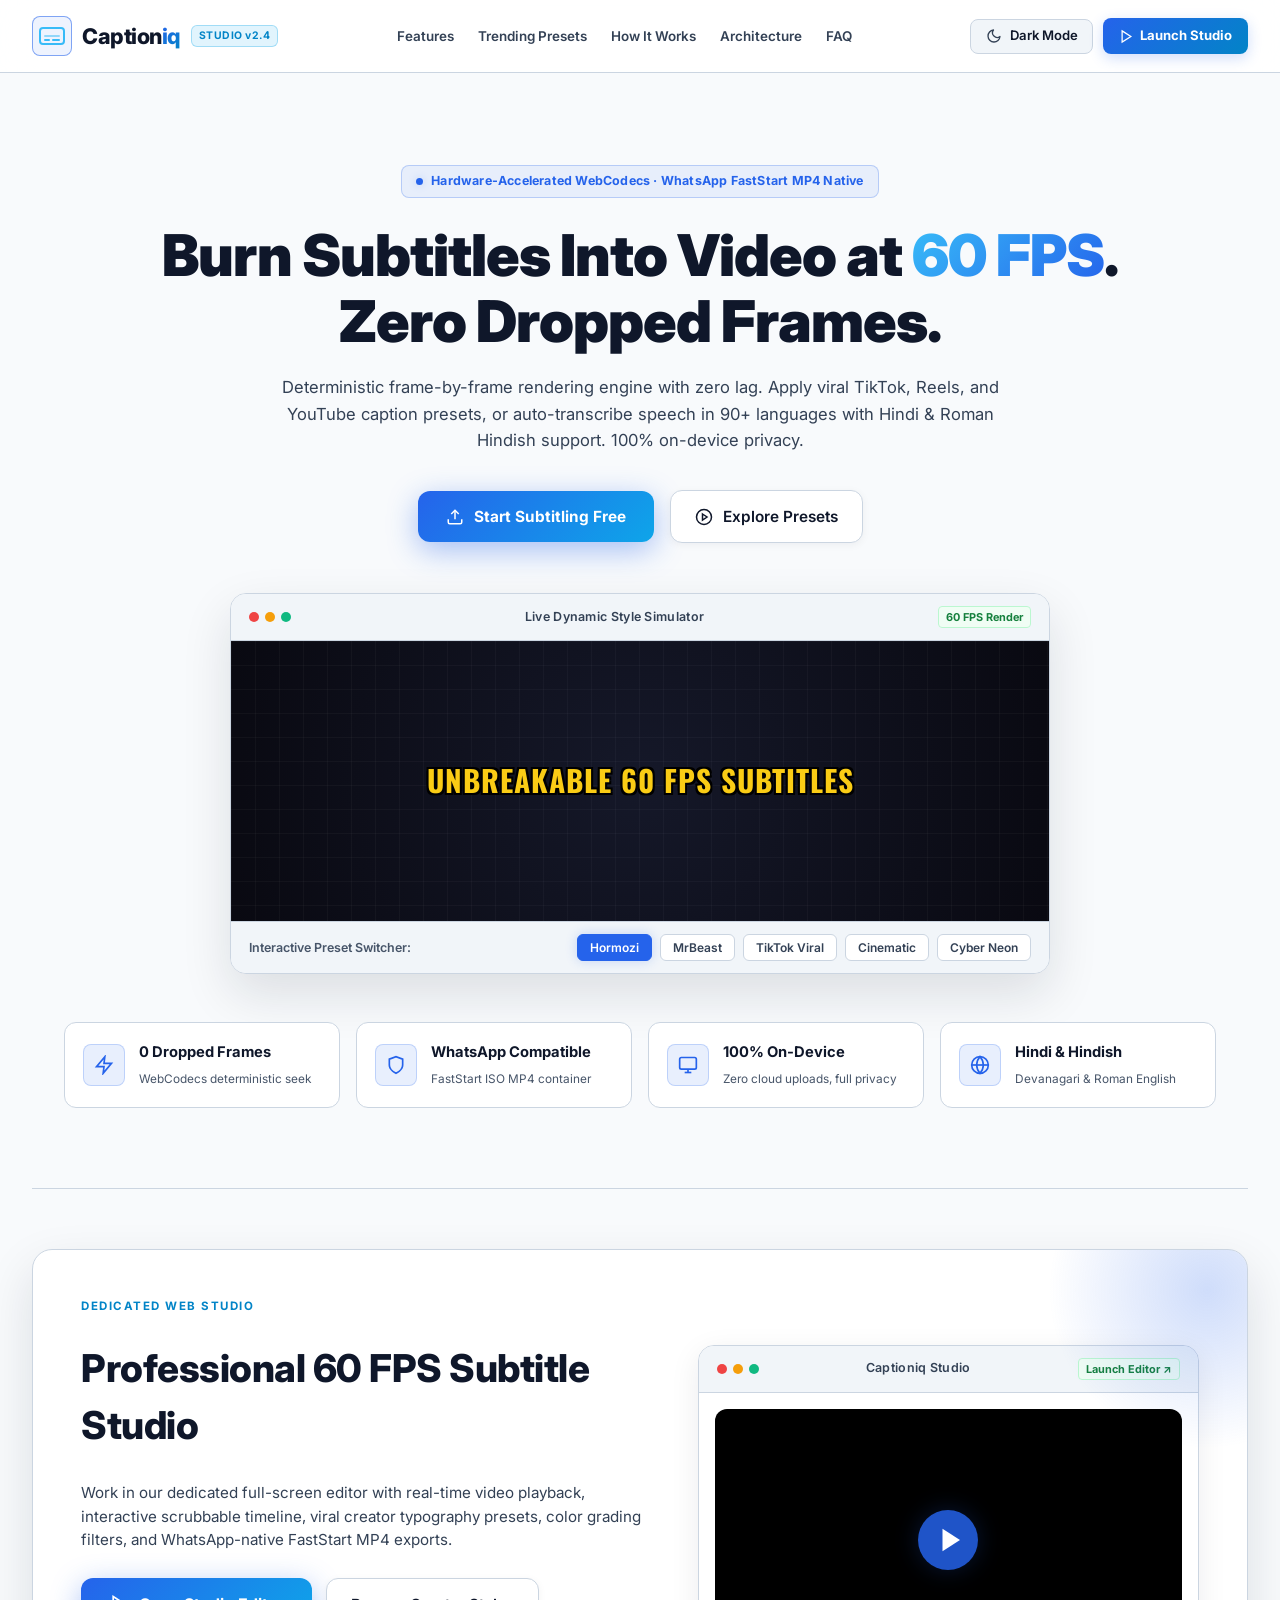
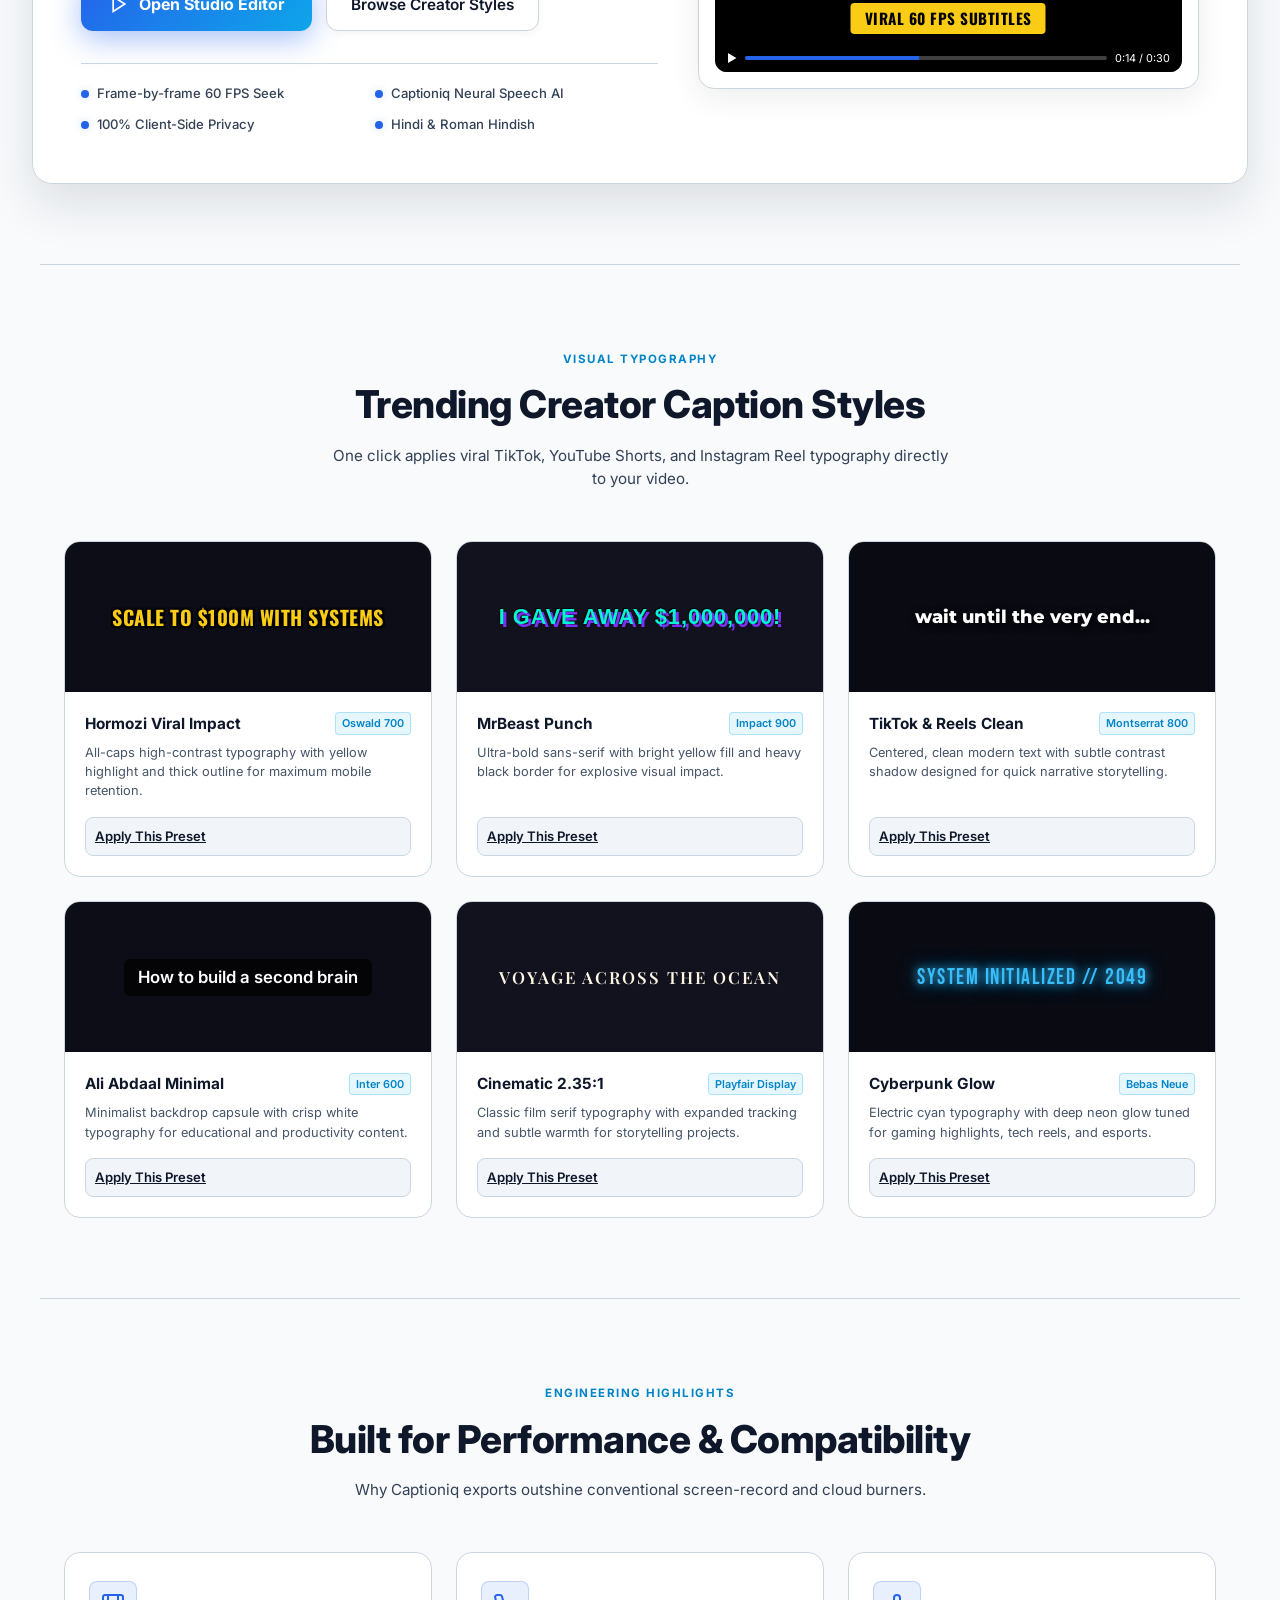
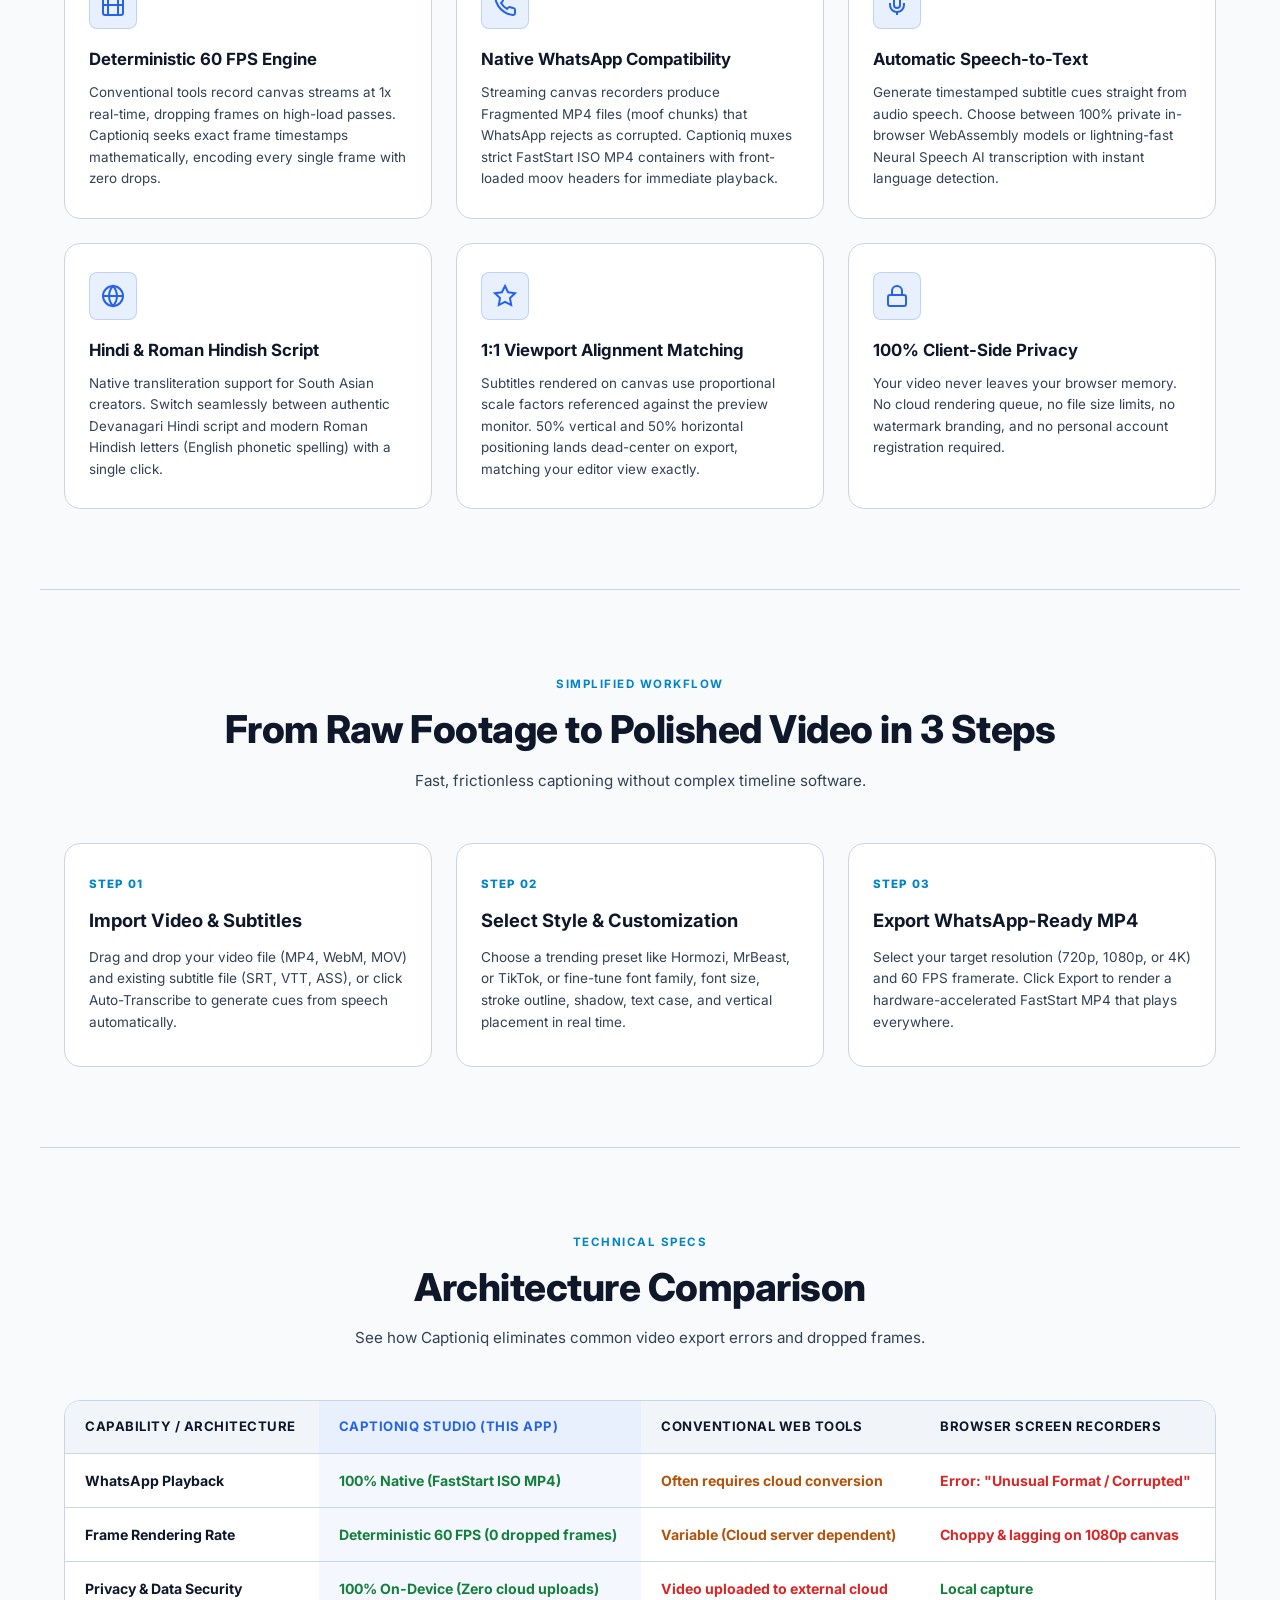
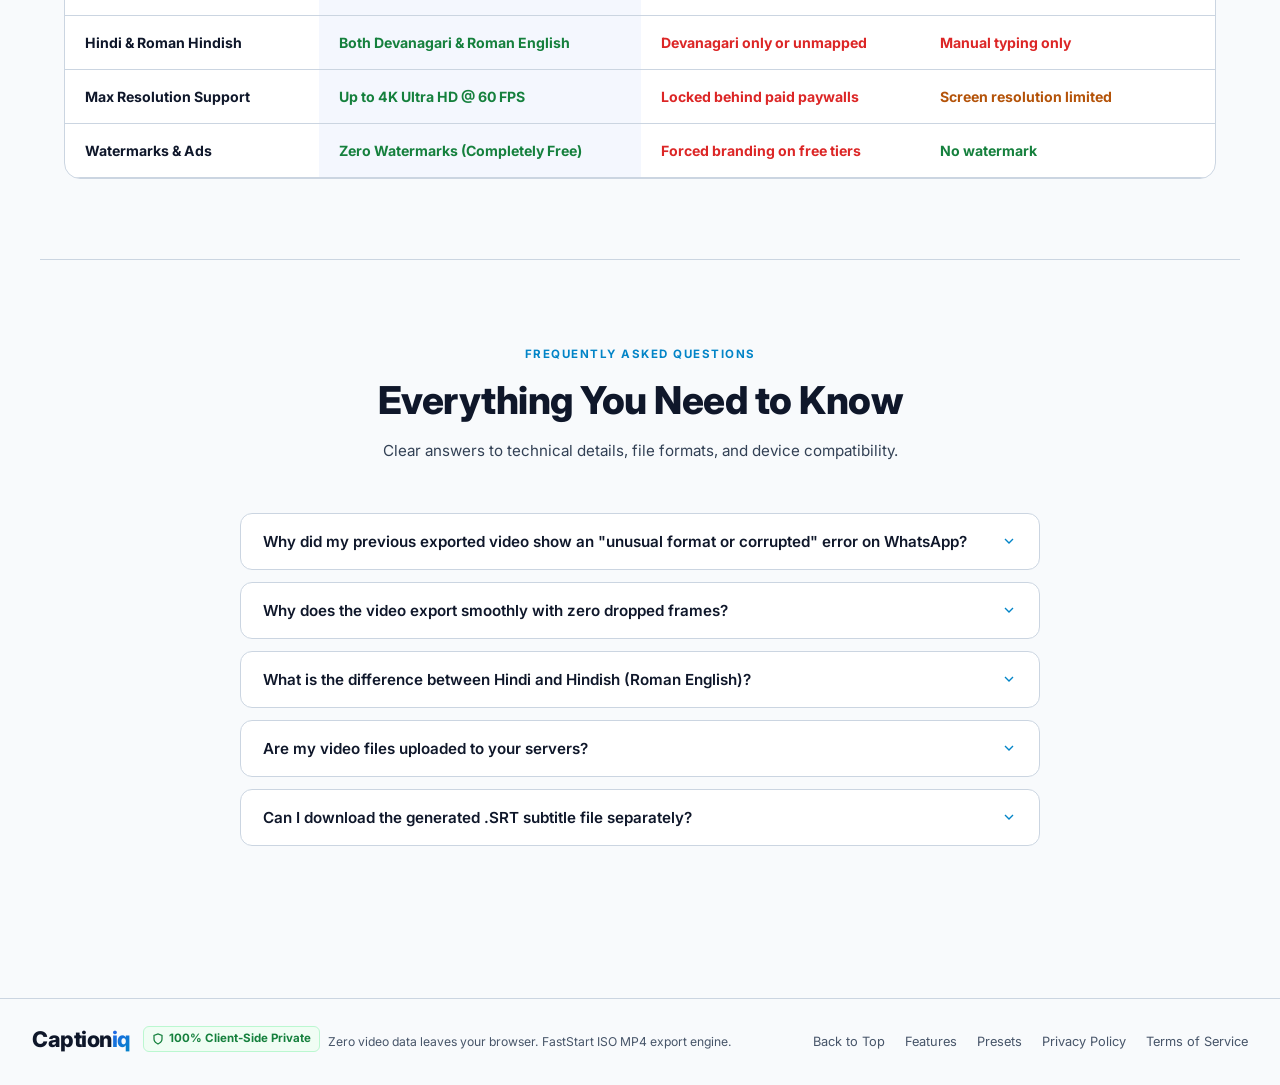
<file: index.html>
<!DOCTYPE html>
<html lang="en">
<head>
    <meta charset="UTF-8">
    <meta name="viewport" content="width=device-width, initial-scale=1.0">
    <title>Captioniq - Studio Subtitle Editor &amp; 60 FPS Burner</title>
    <link rel="icon" type="image/svg+xml" href="data:image/svg+xml,%3Csvg xmlns='http://www.w3.org/2000/svg' viewBox='0 0 24 24' fill='none' stroke='%232563eb' stroke-width='2' stroke-linecap='round' stroke-linejoin='round'%3E%3Crect width='18' height='18' x='3' y='3' rx='2'/%3E%3Cpath d='M7 15h4M15 15h2M7 11h2M13 11h4'/%3E%3C/svg%3E">
    <meta name="description" content="Burn subtitles into video at 60 FPS with zero dropped frames. Trending TikTok, Reels and YouTube presets. WhatsApp-native FastStart MP4 exports. 100% on-device privacy.">
    <link rel="canonical" href="https://captioniq.vercel.app/">
    <meta name="robots" content="index, follow">
    <link rel="preconnect" href="https://fonts.googleapis.com">
    <link rel="preconnect" href="https://fonts.gstatic.com" crossorigin>
    <link href="https://fonts.googleapis.com/css2?family=Inter:wght@300;400;500;600;700;800;900&family=Roboto:wght@400;500;700&family=Montserrat:wght@400;600;700;800&family=Poppins:wght@400;500;600;700;800&family=Oswald:wght@400;500;600;700&family=Playfair+Display:wght@400;600;700&family=Bebas+Neue&family=Raleway:wght@400;500;600;700&family=Lato:wght@400;700&family=Open+Sans:wght@400;600;700&display=swap" rel="stylesheet">
    <link rel="stylesheet" href="style.css">
    <script>
        (function() {
            var savedTheme = localStorage.getItem('captioniq_theme') || 'light';
            document.documentElement.setAttribute('data-theme', savedTheme);
        })();
    </script>
</head>
<body>
    <!-- Studio Ambient Lighting (Hardware-efficient, zero lag) -->
    <div class="ambient-bg"></div>

    <!-- Navigation Bar -->
    <header class="app-header" id="topNav">
        <div class="logo" id="navLogo">
            <div class="logo-icon">
                <svg width="28" height="28" viewBox="0 0 28 28" fill="none">
                    <rect x="2" y="6" width="24" height="16" rx="3" stroke="url(#logoGrad)" stroke-width="2"/>
                    <rect x="6" y="17" width="6" height="2" rx="1" fill="url(#logoGrad)"/>
                    <rect x="14" y="17" width="8" height="2" rx="1" fill="url(#logoGrad)"/>
                    <rect x="6" y="13" width="16" height="2" rx="1" fill="url(#logoGrad)" opacity="0.5"/>
                    <defs>
                        <linearGradient id="logoGrad" x1="0" y1="0" x2="28" y2="28">
                            <stop stop-color="#38bdf8"/>
                            <stop offset="1" stop-color="#2563eb"/>
                        </linearGradient>
                    </defs>
                </svg>
            </div>
            <span class="logo-text">Caption<span class="logo-accent">iq</span></span>
            <span class="header-version-badge">STUDIO v2.4</span>
        </div>

        <nav class="header-nav">
            <a href="#features" class="nav-link">Features</a>
            <a href="#presetsShowcase" class="nav-link">Trending Presets</a>
            <a href="#workflow" class="nav-link">How It Works</a>
            <a href="#specs" class="nav-link">Architecture</a>
            <a href="#faq" class="nav-link">FAQ</a>
        </nav>

        <div class="header-actions">
            <button type="button" class="theme-toggle-btn" id="themeToggleBtn" aria-label="Toggle theme" title="Switch Theme">
                <div class="theme-icon-track">
                    <svg class="theme-svg sun-svg" width="16" height="16" viewBox="0 0 24 24" fill="none" stroke="currentColor" stroke-width="2" stroke-linecap="round" stroke-linejoin="round">
                        <circle cx="12" cy="12" r="5"></circle>
                        <line x1="12" y1="1" x2="12" y2="3"></line>
                        <line x1="12" y1="21" x2="12" y2="23"></line>
                        <line x1="4.22" y1="4.22" x2="5.64" y2="5.64"></line>
                        <line x1="18.36" y1="18.36" x2="19.78" y2="19.78"></line>
                        <line x1="1" y1="12" x2="3" y2="12"></line>
                        <line x1="21" y1="12" x2="23" y2="12"></line>
                        <line x1="4.22" y1="19.78" x2="5.64" y2="18.36"></line>
                        <line x1="18.36" y1="5.64" x2="19.78" y2="4.22"></line>
                    </svg>
                    <svg class="theme-svg moon-svg" width="16" height="16" viewBox="0 0 24 24" fill="none" stroke="currentColor" stroke-width="2" stroke-linecap="round" stroke-linejoin="round">
                        <path d="M21 12.79A9 9 0 1 1 11.21 3 7 7 0 0 0 21 12.79z"></path>
                    </svg>
                </div>
                <span class="theme-toggle-label" id="themeToggleLabel">Dark Mode</span>
            </button>
            <a href="editor.html" class="btn-studio-nav" id="navLaunchStudioBtn">
                <svg width="15" height="15" viewBox="0 0 24 24" fill="none" stroke="currentColor" stroke-width="2"><polygon points="5 3 19 12 5 21 5 3"/></svg>
                <span>Launch Studio</span>
            </a>
        </div>
    </header>

    <!-- Main Content Flow -->
    <main class="app-main">

        <!-- ========================================================
             1. HERO SECTION
             ======================================================== -->
        <section class="hero-section" id="hero">
            <div class="hero-container">
                <div class="hero-badge-wrap">
                    <span class="hero-badge">
                        <span class="badge-dot"></span>
                        Hardware-Accelerated WebCodecs · WhatsApp FastStart MP4 Native
                    </span>
                </div>

                <h1 class="hero-title">
                    Burn Subtitles Into Video at <span class="gradient-text">60 FPS</span>.<br>Zero Dropped Frames.
                </h1>

                <p class="hero-subtitle">
                    Deterministic frame-by-frame rendering engine with zero lag. Apply viral TikTok, Reels, and YouTube caption presets, or auto-transcribe speech in 90+ languages with Hindi &amp; Roman Hindish support. 100% on-device privacy.
                </p>

                <div class="hero-cta-group">
                    <a href="editor.html" class="btn-primary-hero" id="heroOpenStudioBtn">
                        <svg width="18" height="18" viewBox="0 0 24 24" fill="none" stroke="currentColor" stroke-width="2"><path d="M21 15v4a2 2 0 0 1-2 2H5a2 2 0 0 1-2-2v-4"/><polyline points="17 8 12 3 7 8"/><line x1="12" y1="3" x2="12" y2="15"/></svg>
                        <span>Start Subtitling Free</span>
                    </a>
                    <a href="#presetsShowcase" class="btn-secondary-hero">
                        <svg width="18" height="18" viewBox="0 0 24 24" fill="none" stroke="currentColor" stroke-width="2"><circle cx="12" cy="12" r="10"/><polygon points="10 8 16 12 10 16 10 8"/></svg>
                        <span>Explore Presets</span>
                    </a>
                </div>

                <!-- Live Interactive Subtitle Teaser Card -->
                <div class="hero-mockup-wrapper">
                    <div class="hero-mockup-card">
                        <div class="mockup-header">
                            <div class="mockup-window-controls">
                                <span class="win-btn close"></span>
                                <span class="win-btn min"></span>
                                <span class="win-btn max"></span>
                            </div>
                            <span class="mockup-title">Live Dynamic Style Simulator</span>
                            <span class="mockup-badge">60 FPS Render</span>
                        </div>
                        <div class="mockup-display" id="heroMockupDisplay">
                            <div class="mockup-video-bg">
                                <div class="grid-overlay"></div>
                                <div class="mockup-caption-wrap" id="heroMockupCaption">
                                    <span class="caption-demo-text">UNBREAKABLE 60 FPS SUBTITLES</span>
                                </div>
                            </div>
                        </div>
                        <div class="mockup-footer">
                            <span class="mockup-footer-label">Interactive Preset Switcher:</span>
                            <div class="mockup-preset-pills">
                                <button type="button" class="mockup-pill active" data-mockup="hormozi">Hormozi</button>
                                <button type="button" class="mockup-pill" data-mockup="mrbeast">MrBeast</button>
                                <button type="button" class="mockup-pill" data-mockup="tiktok">TikTok Viral</button>
                                <button type="button" class="mockup-pill" data-mockup="cinematic">Cinematic</button>
                                <button type="button" class="mockup-pill" data-mockup="neon">Cyber Neon</button>
                            </div>
                        </div>
                    </div>
                </div>

                <!-- Spec Cards Row -->
                <div class="hero-specs-row">
                    <div class="spec-card">
                        <div class="spec-icon-box">
                            <svg width="20" height="20" viewBox="0 0 24 24" fill="none" stroke="currentColor" stroke-width="2"><polygon points="13 2 3 14 12 14 11 22 21 10 12 10 13 2"/></svg>
                        </div>
                        <div class="spec-info">
                            <strong>0 Dropped Frames</strong>
                            <span>WebCodecs deterministic seek</span>
                        </div>
                    </div>

                    <div class="spec-card">
                        <div class="spec-icon-box">
                            <svg width="20" height="20" viewBox="0 0 24 24" fill="none" stroke="currentColor" stroke-width="2"><path d="M12 22s8-4 8-10V5l-8-3-8 3v7c0 6 8 10 8 10z"/></svg>
                        </div>
                        <div class="spec-info">
                            <strong>WhatsApp Compatible</strong>
                            <span>FastStart ISO MP4 container</span>
                        </div>
                    </div>

                    <div class="spec-card">
                        <div class="spec-icon-box">
                            <svg width="20" height="20" viewBox="0 0 24 24" fill="none" stroke="currentColor" stroke-width="2"><rect x="2" y="3" width="20" height="14" rx="2"/><line x1="8" y1="21" x2="16" y2="21"/><line x1="12" y1="17" x2="12" y2="21"/></svg>
                        </div>
                        <div class="spec-info">
                            <strong>100% On-Device</strong>
                            <span>Zero cloud uploads, full privacy</span>
                        </div>
                    </div>

                    <div class="spec-card">
                        <div class="spec-icon-box">
                            <svg width="20" height="20" viewBox="0 0 24 24" fill="none" stroke="currentColor" stroke-width="2"><circle cx="12" cy="12" r="10"/><line x1="2" y1="12" x2="22" y2="12"/><path d="M12 2a15.3 15.3 0 0 1 4 10 15.3 15.3 0 0 1-4 10 15.3 15.3 0 0 1-4-10 15.3 15.3 0 0 1 4-10z"/></svg>
                        </div>
                        <div class="spec-info">
                            <strong>Hindi &amp; Hindish</strong>
                            <span>Devanagari &amp; Roman English</span>
                        </div>
                    </div>
                </div>
            </div>
        </section>


                <!-- ========================================================
             2. STUDIO WORKSPACE GATEWAY
             ======================================================== -->
        <section class="studio-section" id="studioSection">
            <div class="studio-gateway-card">
                <div class="studio-gateway-content">
                    <span class="section-tag">Dedicated Web Studio</span>
                    <h2 class="section-title">Professional 60 FPS Subtitle Studio</h2>
                    <p class="section-desc">
                        Work in our dedicated full-screen editor with real-time video playback, interactive scrubbable timeline, viral creator typography presets, color grading filters, and WhatsApp-native FastStart MP4 exports.
                    </p>
                    <div class="studio-gateway-actions">
                        <a href="editor.html" class="btn-primary-hero btn-gateway-launch" id="gatewayLaunchBtn">
                            <svg width="20" height="20" viewBox="0 0 24 24" fill="none" stroke="currentColor" stroke-width="2"><polygon points="5 3 19 12 5 21 5 3"/></svg>
                            <span>Open Studio Editor</span>
                        </a>
                        <a href="#presetsShowcase" class="btn-secondary-hero">
                            <span>Browse Creator Styles</span>
                        </a>
                    </div>
                    <div class="gateway-features-row">
                        <div class="gateway-feature-item">
                            <span class="feat-dot"></span>
                            <span>Frame-by-frame 60 FPS Seek</span>
                        </div>
                        <div class="gateway-feature-item">
                            <span class="feat-dot"></span>
                            <span>Captioniq Neural Speech AI</span>
                        </div>
                        <div class="gateway-feature-item">
                            <span class="feat-dot"></span>
                            <span>100% Client-Side Privacy</span>
                        </div>
                        <div class="gateway-feature-item">
                            <span class="feat-dot"></span>
                            <span>Hindi &amp; Roman Hindish</span>
                        </div>
                    </div>
                </div>

                <div class="studio-gateway-visual">
                    <a href="editor.html" class="gateway-visual-link" title="Click to launch Studio Editor">
                        <div class="gateway-mockup-frame">
                            <div class="mockup-header">
                                <div class="mockup-window-controls">
                                    <span class="win-btn close"></span>
                                    <span class="win-btn min"></span>
                                    <span class="win-btn max"></span>
                                </div>
                                <span class="mockup-title">Captioniq Studio</span>
                                <span class="mockup-badge">Launch Editor ↗</span>
                            </div>
                            <div class="gateway-mockup-body">
                                <div class="mockup-video-preview">
                                    <div class="mockup-play-pulse">
                                        <svg width="30" height="30" viewBox="0 0 24 24" fill="currentColor"><polygon points="6 3 20 12 6 21 6 3"></polygon></svg>
                                    </div>
                                    <div class="mockup-sample-subtitle">
                                        <span>VIRAL 60 FPS SUBTITLES</span>
                                    </div>
                                    <div class="mockup-mini-controls">
                                        <div class="mini-play-icon">▶</div>
                                        <div class="mini-scrub-bar"><div class="mini-scrub-fill" style="width: 48%;"></div></div>
                                        <div class="mini-time">0:14 / 0:30</div>
                                    </div>
                                </div>
                            </div>
                        </div>
                    </a>
                </div>
            </div>
        </section>


        <!-- ========================================================
             3. TRENDING PRESETS SHOWCASE SECTION
             ======================================================== -->
        <section class="section-container" id="presetsShowcase">
            <div class="section-header-center">
                <span class="section-tag">Visual Typography</span>
                <h2 class="section-title">Trending Creator Caption Styles</h2>
                <p class="section-desc">One click applies viral TikTok, YouTube Shorts, and Instagram Reel typography directly to your video.</p>
            </div>

            <div class="showcase-grid">
                <!-- Preset 1: Hormozi -->
                <div class="showcase-card">
                    <div class="showcase-preview-box bg-dark-1">
                        <span class="preview-text-hormozi">SCALE TO $100M WITH SYSTEMS</span>
                    </div>
                    <div class="showcase-card-body">
                        <div class="showcase-card-meta">
                            <h4>Hormozi Viral Impact</h4>
                            <span class="font-tag">Oswald 700</span>
                        </div>
                        <p>All-caps high-contrast typography with yellow highlight and thick outline for maximum mobile retention.</p>
                        <a href="editor.html?preset=hormozi" class="btn-use-preset" data-apply-preset="hormozi">Apply This Preset</a>
                    </div>
                </div>

                <!-- Preset 2: MrBeast -->
                <div class="showcase-card">
                    <div class="showcase-preview-box bg-dark-2">
                        <span class="preview-text-mrbeast">I GAVE AWAY $1,000,000!</span>
                    </div>
                    <div class="showcase-card-body">
                        <div class="showcase-card-meta">
                            <h4>MrBeast Punch</h4>
                            <span class="font-tag">Impact 900</span>
                        </div>
                        <p>Ultra-bold sans-serif with bright yellow fill and heavy black border for explosive visual impact.</p>
                        <a href="editor.html?preset=mrbeast" class="btn-use-preset" data-apply-preset="mrbeast">Apply This Preset</a>
                    </div>
                </div>

                <!-- Preset 3: TikTok Auto -->
                <div class="showcase-card">
                    <div class="showcase-preview-box bg-dark-3">
                        <span class="preview-text-tiktok">wait until the very end...</span>
                    </div>
                    <div class="showcase-card-body">
                        <div class="showcase-card-meta">
                            <h4>TikTok &amp; Reels Clean</h4>
                            <span class="font-tag">Montserrat 800</span>
                        </div>
                        <p>Centered, clean modern text with subtle contrast shadow designed for quick narrative storytelling.</p>
                        <a href="editor.html?preset=tiktok_auto" class="btn-use-preset" data-apply-preset="tiktok_auto">Apply This Preset</a>
                    </div>
                </div>

                <!-- Preset 4: Ali Abdaal -->
                <div class="showcase-card">
                    <div class="showcase-preview-box bg-dark-1">
                        <span class="preview-text-abdaal">How to build a second brain</span>
                    </div>
                    <div class="showcase-card-body">
                        <div class="showcase-card-meta">
                            <h4>Ali Abdaal Minimal</h4>
                            <span class="font-tag">Inter 600</span>
                        </div>
                        <p>Minimalist backdrop capsule with crisp white typography for educational and productivity content.</p>
                        <a href="editor.html?preset=ali_abdaal" class="btn-use-preset" data-apply-preset="ali_abdaal">Apply This Preset</a>
                    </div>
                </div>

                <!-- Preset 5: Cinematic -->
                <div class="showcase-card">
                    <div class="showcase-preview-box bg-dark-2">
                        <span class="preview-text-cinematic">VOYAGE ACROSS THE OCEAN</span>
                    </div>
                    <div class="showcase-card-body">
                        <div class="showcase-card-meta">
                            <h4>Cinematic 2.35:1</h4>
                            <span class="font-tag">Playfair Display</span>
                        </div>
                        <p>Classic film serif typography with expanded tracking and subtle warmth for storytelling projects.</p>
                        <a href="editor.html?preset=cinematic" class="btn-use-preset" data-apply-preset="cinematic">Apply This Preset</a>
                    </div>
                </div>

                <!-- Preset 6: Cyberpunk Neon -->
                <div class="showcase-card">
                    <div class="showcase-preview-box bg-dark-3">
                        <span class="preview-text-neon">SYSTEM INITIALIZED // 2049</span>
                    </div>
                    <div class="showcase-card-body">
                        <div class="showcase-card-meta">
                            <h4>Cyberpunk Glow</h4>
                            <span class="font-tag">Bebas Neue</span>
                        </div>
                        <p>Electric cyan typography with deep neon glow tuned for gaming highlights, tech reels, and esports.</p>
                        <a href="editor.html?preset=neon" class="btn-use-preset" data-apply-preset="neon">Apply This Preset</a>
                    </div>
                </div>
            </div>
        </section>


        <!-- ========================================================
             4. FEATURES & ARCHITECTURE
             ======================================================== -->
        <section class="section-container" id="features">
            <div class="section-header-center">
                <span class="section-tag">Engineering Highlights</span>
                <h2 class="section-title">Built for Performance &amp; Compatibility</h2>
                <p class="section-desc">Why Captioniq exports outshine conventional screen-record and cloud burners.</p>
            </div>

            <div class="features-grid">
                <div class="feature-item">
                    <div class="feature-icon">
                        <svg width="24" height="24" viewBox="0 0 24 24" fill="none" stroke="currentColor" stroke-width="2"><rect x="2" y="2" width="20" height="20" rx="2.18" ry="2.18"/><line x1="7" y1="2" x2="7" y2="22"/><line x1="17" y1="2" x2="17" y2="22"/><line x1="2" y1="12" x2="22" y2="12"/></svg>
                    </div>
                    <h3>Deterministic 60 FPS Engine</h3>
                    <p>Conventional tools record canvas streams at 1x real-time, dropping frames on high-load passes. Captioniq seeks exact frame timestamps mathematically, encoding every single frame with zero drops.</p>
                </div>

                <div class="feature-item">
                    <div class="feature-icon">
                        <svg width="24" height="24" viewBox="0 0 24 24" fill="none" stroke="currentColor" stroke-width="2"><path d="M22 16.92v3a2 2 0 0 1-2.18 2 19.79 19.79 0 0 1-8.63-3.07 19.5 19.5 0 0 1-6-6 19.79 19.79 0 0 1-3.07-8.67A2 2 0 0 1 4.11 2h3a2 2 0 0 1 2 1.72 12.84 12.84 0 0 0 .7 2.81 2 2 0 0 1-.45 2.11L8.09 9.91a16 16 0 0 0 6 6l1.27-1.27a2 2 0 0 1 2.11-.45 12.84 12.84 0 0 0 2.81.7A2 2 0 0 1 22 16.92z"/></svg>
                    </div>
                    <h3>Native WhatsApp Compatibility</h3>
                    <p>Streaming canvas recorders produce Fragmented MP4 files (moof chunks) that WhatsApp rejects as corrupted. Captioniq muxes strict FastStart ISO MP4 containers with front-loaded moov headers for immediate playback.</p>
                </div>

                <div class="feature-item">
                    <div class="feature-icon">
                        <svg width="24" height="24" viewBox="0 0 24 24" fill="none" stroke="currentColor" stroke-width="2"><path d="M12 2a3 3 0 0 0-3 3v7a3 3 0 0 0 6 0V5a3 3 0 0 0-3-3Z"/><path d="M19 10v2a7 7 0 0 1-14 0v-2"/><line x1="12" x2="12" y1="19" y2="22"/></svg>
                    </div>
                    <h3>Automatic Speech-to-Text</h3>
                    <p>Generate timestamped subtitle cues straight from audio speech. Choose between 100% private in-browser WebAssembly models or lightning-fast Neural Speech AI transcription with instant language detection.</p>
                </div>

                <div class="feature-item">
                    <div class="feature-icon">
                        <svg width="24" height="24" viewBox="0 0 24 24" fill="none" stroke="currentColor" stroke-width="2"><circle cx="12" cy="12" r="10"/><line x1="2" y1="12" x2="22" y2="12"/><path d="M12 2a15.3 15.3 0 0 1 4 10 15.3 15.3 0 0 1-4 10 15.3 15.3 0 0 1-4-10 15.3 15.3 0 0 1 4-10z"/></svg>
                    </div>
                    <h3>Hindi &amp; Roman Hindish Script</h3>
                    <p>Native transliteration support for South Asian creators. Switch seamlessly between authentic Devanagari Hindi script and modern Roman Hindish letters (English phonetic spelling) with a single click.</p>
                </div>

                <div class="feature-item">
                    <div class="feature-icon">
                        <svg width="24" height="24" viewBox="0 0 24 24" fill="none" stroke="currentColor" stroke-width="2"><polygon points="12 2 15.09 8.26 22 9.27 17 14.14 18.18 21.02 12 17.77 5.82 21.02 7 14.14 2 9.27 8.91 8.26 12 2"/></svg>
                    </div>
                    <h3>1:1 Viewport Alignment Matching</h3>
                    <p>Subtitles rendered on canvas use proportional scale factors referenced against the preview monitor. 50% vertical and 50% horizontal positioning lands dead-center on export, matching your editor view exactly.</p>
                </div>

                <div class="feature-item">
                    <div class="feature-icon">
                        <svg width="24" height="24" viewBox="0 0 24 24" fill="none" stroke="currentColor" stroke-width="2"><rect x="3" y="11" width="18" height="11" rx="2" ry="2"/><path d="M7 11V7a5 5 0 0 1 10 0v4"/></svg>
                    </div>
                    <h3>100% Client-Side Privacy</h3>
                    <p>Your video never leaves your browser memory. No cloud rendering queue, no file size limits, no watermark branding, and no personal account registration required.</p>
                </div>
            </div>
        </section>


        <!-- ========================================================
             5. WORKFLOW (HOW IT WORKS)
             ======================================================== -->
        <section class="section-container" id="workflow">
            <div class="section-header-center">
                <span class="section-tag">Simplified Workflow</span>
                <h2 class="section-title">From Raw Footage to Polished Video in 3 Steps</h2>
                <p class="section-desc">Fast, frictionless captioning without complex timeline software.</p>
            </div>

            <div class="workflow-steps-grid">
                <div class="step-card">
                    <div class="step-badge">STEP 01</div>
                    <h3>Import Video &amp; Subtitles</h3>
                    <p>Drag and drop your video file (MP4, WebM, MOV) and existing subtitle file (SRT, VTT, ASS), or click Auto-Transcribe to generate cues from speech automatically.</p>
                </div>

                <div class="step-card">
                    <div class="step-badge">STEP 02</div>
                    <h3>Select Style &amp; Customization</h3>
                    <p>Choose a trending preset like Hormozi, MrBeast, or TikTok, or fine-tune font family, font size, stroke outline, shadow, text case, and vertical placement in real time.</p>
                </div>

                <div class="step-card">
                    <div class="step-badge">STEP 03</div>
                    <h3>Export WhatsApp-Ready MP4</h3>
                    <p>Select your target resolution (720p, 1080p, or 4K) and 60 FPS framerate. Click Export to render a hardware-accelerated FastStart MP4 that plays everywhere.</p>
                </div>
            </div>
        </section>


        <!-- ========================================================
             6. TECHNICAL COMPARISON TABLE
             ======================================================== -->
        <section class="section-container" id="specs">
            <div class="section-header-center">
                <span class="section-tag">Technical Specs</span>
                <h2 class="section-title">Architecture Comparison</h2>
                <p class="section-desc">See how Captioniq eliminates common video export errors and dropped frames.</p>
            </div>

            <div class="comparison-table-wrapper">
                <table class="comparison-table">
                    <thead>
                        <tr>
                            <th>Capability / Architecture</th>
                            <th class="highlight-col">Captioniq Studio (This App)</th>
                            <th>Conventional Web Tools</th>
                            <th>Browser Screen Recorders</th>
                        </tr>
                    </thead>
                    <tbody>
                        <tr>
                            <td><strong>WhatsApp Playback</strong></td>
                            <td class="highlight-col text-green">100% Native (FastStart ISO MP4)</td>
                            <td class="text-amber">Often requires cloud conversion</td>
                            <td class="text-red">Error: "Unusual Format / Corrupted"</td>
                        </tr>
                        <tr>
                            <td><strong>Frame Rendering Rate</strong></td>
                            <td class="highlight-col text-green">Deterministic 60 FPS (0 dropped frames)</td>
                            <td class="text-amber">Variable (Cloud server dependent)</td>
                            <td class="text-red">Choppy &amp; lagging on 1080p canvas</td>
                        </tr>
                        <tr>
                            <td><strong>Privacy &amp; Data Security</strong></td>
                            <td class="highlight-col text-green">100% On-Device (Zero cloud uploads)</td>
                            <td class="text-red">Video uploaded to external cloud</td>
                            <td class="text-green">Local capture</td>
                        </tr>
                        <tr>
                            <td><strong>Hindi &amp; Roman Hindish</strong></td>
                            <td class="highlight-col text-green">Both Devanagari &amp; Roman English</td>
                            <td class="text-red">Devanagari only or unmapped</td>
                            <td class="text-red">Manual typing only</td>
                        </tr>
                        <tr>
                            <td><strong>Max Resolution Support</strong></td>
                            <td class="highlight-col text-green">Up to 4K Ultra HD @ 60 FPS</td>
                            <td class="text-red">Locked behind paid paywalls</td>
                            <td class="text-amber">Screen resolution limited</td>
                        </tr>
                        <tr>
                            <td><strong>Watermarks &amp; Ads</strong></td>
                            <td class="highlight-col text-green">Zero Watermarks (Completely Free)</td>
                            <td class="text-red">Forced branding on free tiers</td>
                            <td class="text-green">No watermark</td>
                        </tr>
                    </tbody>
                </table>
            </div>
        </section>


        <!-- ========================================================
             7. FAQ SECTION
             ======================================================== -->
        <section class="section-container" id="faq">
            <div class="section-header-center">
                <span class="section-tag">Frequently Asked Questions</span>
                <h2 class="section-title">Everything You Need to Know</h2>
                <p class="section-desc">Clear answers to technical details, file formats, and device compatibility.</p>
            </div>

            <div class="faq-list">
                <div class="faq-item">
                    <button class="faq-question">
                        <span>Why did my previous exported video show an "unusual format or corrupted" error on WhatsApp?</span>
                        <svg class="faq-arrow" width="16" height="16" viewBox="0 0 24 24" fill="none" stroke="currentColor" stroke-width="2"><polyline points="6 9 12 15 18 9"/></svg>
                    </button>
                    <div class="faq-answer">
                        <p>Most browser-based export tools use native MediaRecorder, which outputs fragmented streaming MP4 files (moof chunks) without a top-level moov duration header. WhatsApp's security scanner flags these fragmented streams as potentially corrupted. Captioniq muxes clean, standard FastStart ISO MP4 containers with the moov atom placed directly at the front of the file, allowing instant, native playback on WhatsApp, iOS, Android, and QuickTime.</p>
                    </div>
                </div>

                <div class="faq-item">
                    <button class="faq-question">
                        <span>Why does the video export smoothly with zero dropped frames?</span>
                        <svg class="faq-arrow" width="16" height="16" viewBox="0 0 24 24" fill="none" stroke="currentColor" stroke-width="2"><polyline points="6 9 12 15 18 9"/></svg>
                    </button>
                    <div class="faq-answer">
                        <p>Unlike real-time screen capture tools that record while the video plays (dropping frames whenever CPU or GPU load spikes), Captioniq utilizes hardware-accelerated WebCodecs. It pauses playback, deterministically seeks to exact frame mathematical timestamps (frameIndex / fps), draws the subtitle overlay onto canvas, and feeds the exact raw VideoFrame into the hardware encoder. The resulting video has a rock-solid, constant frame rate at 30 or 60 FPS.</p>
                    </div>
                </div>

                <div class="faq-item">
                    <button class="faq-question">
                        <span>What is the difference between Hindi and Hindish (Roman English)?</span>
                        <svg class="faq-arrow" width="16" height="16" viewBox="0 0 24 24" fill="none" stroke="currentColor" stroke-width="2"><polyline points="6 9 12 15 18 9"/></svg>
                    </button>
                    <div class="faq-answer">
                        <p>Hindi (Devanagari) uses the traditional Indian script (e.g., "आप कैसे हैं"), while Hindish (also known as Hinglish or Roman Hindi) writes spoken Hindi words using English Latin letters (e.g., "Aap kaise hain"). Captioniq includes a native transliteration toggle so creators can target social media audiences who prefer reading casual Roman English captions.</p>
                    </div>
                </div>

                <div class="faq-item">
                    <button class="faq-question">
                        <span>Are my video files uploaded to your servers?</span>
                        <svg class="faq-arrow" width="16" height="16" viewBox="0 0 24 24" fill="none" stroke="currentColor" stroke-width="2"><polyline points="6 9 12 15 18 9"/></svg>
                    </button>
                    <div class="faq-answer">
                        <p>No. Captioniq runs 100% client-side in your web browser. Video decoding, subtitle overlay rendering, audio multiplexing, and MP4 muxing all occur directly inside your device's memory. Your footage is never uploaded, stored, or viewed by anyone else.</p>
                    </div>
                </div>

                <div class="faq-item">
                    <button class="faq-question">
                        <span>Can I download the generated .SRT subtitle file separately?</span>
                        <svg class="faq-arrow" width="16" height="16" viewBox="0 0 24 24" fill="none" stroke="currentColor" stroke-width="2"><polyline points="6 9 12 15 18 9"/></svg>
                    </button>
                    <div class="faq-answer">
                        <p>Yes. When you use the Auto-Transcribe feature, Captioniq provides a "Download .SRT" chip right above the preview video, allowing you to save the generated subtitle file to your computer for use in Premiere, Final Cut, CapCut, or YouTube Studio.</p>
                    </div>
                </div>
            </div>
        </section>

    </main>

    <!-- Studio Footer & Trust Indicators -->
    <footer class="app-footer">
        <div class="footer-left">
            <div class="footer-brand">
                <span class="logo-text">Caption<span class="logo-accent">iq</span></span>
                <span class="footer-badge-clean">
                    <svg width="12" height="12" viewBox="0 0 24 24" fill="none" stroke="currentColor" stroke-width="2.5"><path d="M12 22s8-4 8-10V5l-8-3-8 3v7c0 6 8 10 8 10z"/></svg>
                    100% Client-Side Private
                </span>
            </div>
            <p class="footer-copy-text">Zero video data leaves your browser. FastStart ISO MP4 export engine.</p>
        </div>
        <div class="footer-links">
            <a href="#hero" class="footer-link">Back to Top</a>
            <a href="#features" class="footer-link">Features</a>
            <a href="#presetsShowcase" class="footer-link">Presets</a>
            <button type="button" class="footer-link" id="openPrivacyBtn">Privacy Policy</button>
            <button type="button" class="footer-link" id="openTermsBtn">Terms of Service</button>
        </div>
    </footer>

    <!-- Toast Notification Container -->
    <div class="toast-container" id="toastContainer"></div>

    <!-- AI Auto-Subtitle Modal -->
    <div class="modal-backdrop hidden" id="autoSubModal">
        <div class="modal-card">
            <div class="modal-header">
                <div class="modal-title-group">
                    <div class="modal-icon">
                        <svg width="18" height="18" viewBox="0 0 24 24" fill="none" stroke="currentColor" stroke-width="2" stroke-linecap="round" stroke-linejoin="round"><path d="M12 2a3 3 0 0 0-3 3v7a3 3 0 0 0 6 0V5a3 3 0 0 0-3-3Z"/><path d="M19 10v2a7 7 0 0 1-14 0v-2"/><line x1="12" x2="12" y1="19" y2="22"/></svg>
                    </div>
                    <div>
                        <h3 class="modal-title">Auto-Detect Language &amp; Subtitle</h3>
                        <p class="modal-subtitle">Transcribe speech and generate synced subtitles directly from video</p>
                    </div>
                </div>
                <button class="modal-close" id="closeAutoSubModalBtn" aria-label="Close modal">&times;</button>
            </div>

            <div class="modal-body">
                <!-- Video File Info Chip in Modal -->
                <div class="modal-video-chip" id="modalVideoChip">
                    <div class="modal-video-info">
                        <svg width="16" height="16" viewBox="0 0 24 24" fill="none" stroke="currentColor" stroke-width="2"><rect width="18" height="18" x="3" y="3" rx="2"/><circle cx="9" cy="9" r="2"/><path d="m21 15-3.086-3.086a2 2 0 0 0-2.828 0L6 21"/></svg>
                        <span id="modalVideoLabel">No video selected yet</span>
                    </div>
                    <button type="button" class="btn-change-modal-vid" id="modalChangeVidBtn">Browse Video</button>
                </div>

                <!-- Engine Selection Tabs -->
                <div class="engine-tabs">
                    <button type="button" class="engine-tab active" data-engine="cloud">
                        <span class="tab-title">Captioniq Speech AI v3</span>
                        <span class="tab-tag fast">⚡ Ultra-Fast (1–2s) · Built-in</span>
                    </button>
                    <button type="button" class="engine-tab" data-engine="local">
                        <span class="tab-title">In-Browser Engine</span>
                        <span class="tab-tag free">Offline · Client-Side</span>
                    </button>
                </div>

                <!-- Tab 1: Captioniq Cloud Speech Engine (Active by default) -->
                <div class="tab-content" id="tabContentCloud">
                    <div class="info-banner engine-active-banner">
                        <svg class="engine-connected-icon" width="18" height="18" viewBox="0 0 24 24" fill="none" stroke="currentColor" stroke-width="2" stroke-linecap="round" stroke-linejoin="round" style="flex-shrink:0; margin-top:2px;">
                            <path d="M22 11.08V12a10 10 0 1 1-5.93-9.14"></path>
                            <polyline points="22 4 12 14.01 9 11.01"></polyline>
                        </svg>
                        <div style="font-size: 0.83rem; color: var(--text-primary); line-height: 1.5;">
                            <strong class="engine-connected-title">Captioniq Speech AI Connected</strong><br>
                            High-speed cloud speech engine is permanently active for all projects. Transcribes and syncs video audio with word-level accuracy in ~1–2 seconds.
                        </div>
                    </div>
                </div>

                <!-- Tab 2: In-Browser Offline AI Engine -->
                <div class="tab-content hidden" id="tabContentLocal">
                    <div class="info-banner">
                        <svg width="16" height="16" viewBox="0 0 16 16" fill="currentColor"><circle cx="8" cy="8" r="7" stroke="currentColor" stroke-width="1.5" fill="none"/><path d="M8 5v3M8 11h.01" stroke="currentColor" stroke-width="1.5" stroke-linecap="round"/></svg>
                        <span>Runs client-side via WebAssembly. Zero data leaves your computer. Downloads in-browser model on first run.</span>
                    </div>
                </div>

                <!-- Shared Settings -->
                <div class="modal-settings-grid">
                    <div class="control-group">
                        <label class="control-label">Spoken Language</label>
                        <select id="transcribeLanguage" class="control-select">
                            <option value="auto" selected>Auto-Detect Spoken Language</option>
                            <option value="hindish">Hindish / Hinglish (Roman English)</option>
                            <option value="hi">Hindi (हिन्दी - Devanagari)</option>
                            <option value="en">English</option>
                            <option value="ur">Urdu (اردو)</option>
                            <option value="ur-roman">Roman Urdu</option>
                            <option value="es">Spanish (Español)</option>
                            <option value="fr">French (Français)</option>
                            <option value="de">German (Deutsch)</option>
                            <option value="ar">Arabic (العربية)</option>
                            <option value="zh">Chinese (中文)</option>
                            <option value="ja">Japanese (日本語)</option>
                            <option value="ko">Korean (한국어)</option>
                            <option value="pt">Portuguese (Português)</option>
                            <option value="ru">Russian (Русский)</option>
                            <option value="it">Italian (Italiano)</option>
                            <option value="tr">Turkish (Türkçe)</option>
                            <option value="id">Indonesian (Bahasa)</option>
                        </select>
                    </div>

                    <div class="control-group">
                        <label class="control-label">Caption Pacing</label>
                        <select id="captionPacing" class="control-select">
                            <option value="standard" selected>Standard (3–6 words, readable)</option>
                            <option value="shorts">Viral / Shorts (1–3 words, punchy)</option>
                            <option value="sentence">Full Sentences</option>
                        </select>
                    </div>
                </div>

                <!-- Hindi & Hindish Choice Selector -->
                <div class="control-group hindi-choice-box" id="hindiChoiceBox">
                    <div class="choice-header">
                        <label class="control-label">
                            <span>Hindi &amp; Hindish Script Choice</span>
                        </label>
                        <span class="val-badge" id="hindiChoiceBadge">Hindish (Roman English)</span>
                    </div>
                    <div class="script-choice-cards">
                        <button type="button" class="script-card active" data-script="hindish" id="scriptCardHindish">
                            <div class="script-card-header">
                                <span class="script-card-icon" style="font-weight:700;font-size:0.85rem">Aa</span>
                                <strong class="script-card-title">Hindish (Roman English)</strong>
                            </div>
                            <p class="script-desc">Spoken Hindi written in English letters (e.g. <em>"Aap kaise hain"</em>)</p>
                        </button>
                        <button type="button" class="script-card" data-script="devanagari" id="scriptCardDevanagari">
                            <div class="script-card-header">
                                <span class="script-card-icon" style="font-weight:700;font-size:0.85rem">हि</span>
                                <strong class="script-card-title">Hindi (Devanagari)</strong>
                            </div>
                            <p class="script-desc">Traditional Devanagari script (e.g. <em>"आप कैसे हैं"</em>)</p>
                        </button>
                    </div>
                </div>

                <!-- Live Progress Section -->
                <div class="ai-progress-section hidden" id="aiProgressSection">
                    <div class="ai-progress-header">
                        <span class="ai-status-text" id="aiStatusText">Extracting audio from video…</span>
                        <span class="ai-progress-pct" id="aiProgressPct">0%</span>
                    </div>
                    <div class="ai-progress-track">
                        <div class="ai-progress-bar" id="aiProgressBar"></div>
                    </div>
                    <div class="ai-steps">
                        <div class="ai-step-item" id="stepAudio"><span class="step-dot"></span> Extract Audio</div>
                        <div class="ai-step-item" id="stepModel"><span class="step-dot"></span> Load Engine</div>
                        <div class="ai-step-item" id="stepTranscribe"><span class="step-dot"></span> Detect &amp; Transcribe</div>
                    </div>
                </div>

                <!-- Result Banner -->
                <div class="ai-result-banner hidden" id="aiResultBanner">
                    <div class="result-badge">
                        <span class="result-icon" id="resIcon">
                            <svg width="18" height="18" viewBox="0 0 24 24" fill="none" stroke="currentColor" stroke-width="2"><circle cx="12" cy="12" r="10"/><line x1="2" y1="12" x2="22" y2="12"/><path d="M12 2a15.3 15.3 0 0 1 4 10 15.3 15.3 0 0 1-4 10 15.3 15.3 0 0 1-4-10 15.3 15.3 0 0 1 4-10z"/></svg>
                        </span>
                        <div class="result-details">
                            <strong id="resLanguage">Detected: English</strong>
                            <span id="resMeta">24 subtitle cues generated with timestamps</span>
                        </div>
                    </div>
                    <div class="result-script-switch hidden" id="resScriptSwitch">
                        <span class="switch-title">Script Choice:</span>
                        <div class="switch-btn-group">
                            <button type="button" class="mini-choice-btn active" id="resChoiceHindish">Hindish (Roman English)</button>
                            <button type="button" class="mini-choice-btn" id="resChoiceHindi">हिन्दी (Devanagari)</button>
                        </div>
                    </div>
                </div>
            </div>

            <div class="modal-footer">
                <button type="button" class="btn-secondary" id="cancelAutoSubBtn">Cancel</button>
                <button type="button" class="btn-primary ai-action-btn" id="startTranscribeBtn">
                    Start Auto-Transcription
                </button>
            </div>
        </div>
    </div>

    <!-- Legal Policy Modal -->
    <div class="modal-backdrop hidden" id="legalModal">
        <div class="modal-card" style="max-width: 580px;">
            <div class="modal-header">
                <div class="modal-title-group">
                    <h3 class="modal-title" id="legalModalTitle">Privacy Policy</h3>
                </div>
                <button class="modal-close" id="closeLegalModalBtn" aria-label="Close modal">&times;</button>
            </div>
            <div class="legal-modal-body" id="legalModalBody"></div>
            <div class="modal-footer">
                <button type="button" class="btn-secondary" id="dismissLegalBtn">Close</button>
            </div>
        </div>
    </div>

    <script src="mp4-muxer.min.js"></script>
    <script src="app.js"></script>
</body>
</html>
</file>
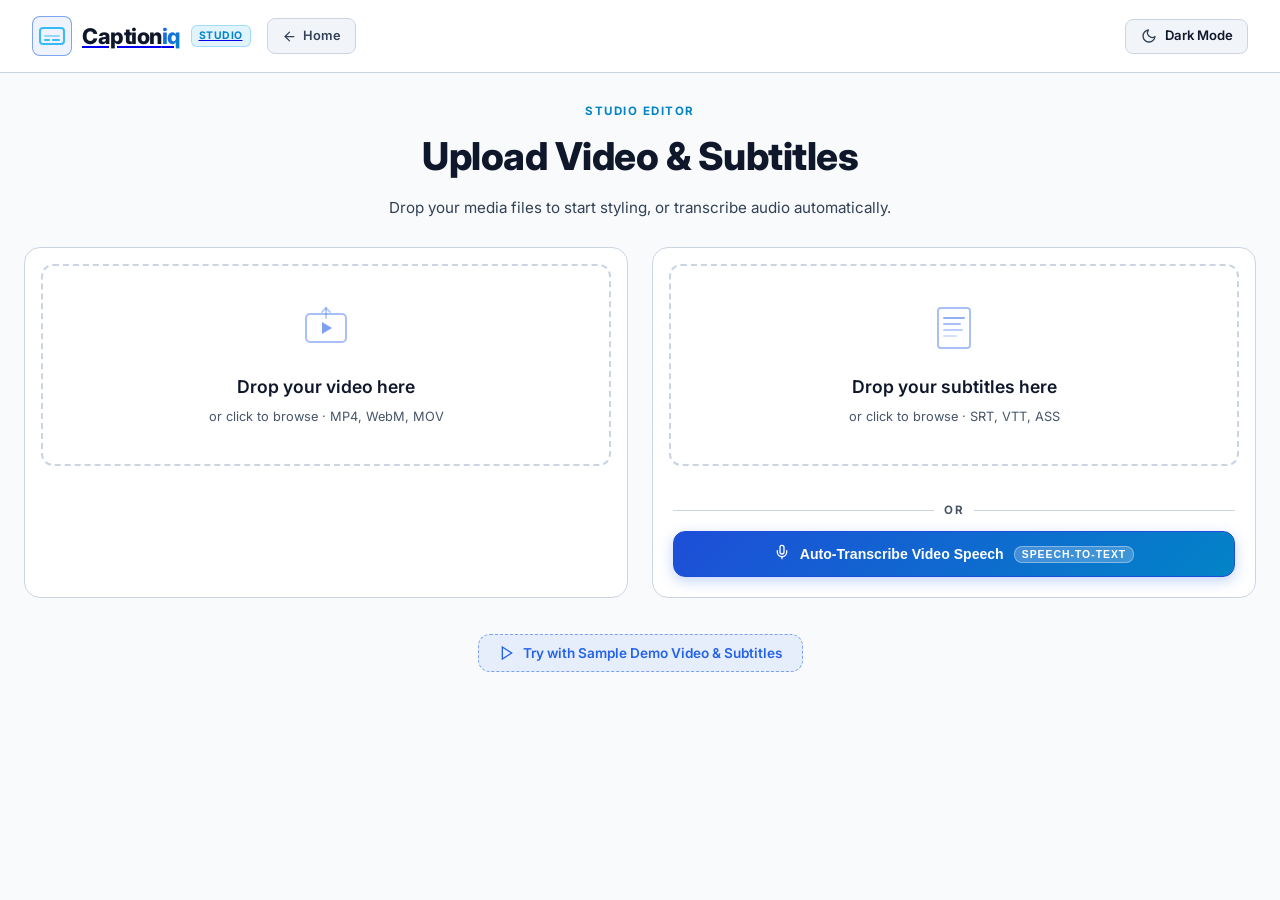
<file: editor.html>
<!DOCTYPE html>
<html lang="en">
<head>
    <meta charset="UTF-8">
    <meta name="viewport" content="width=device-width, initial-scale=1.0">
    <title>Captioniq Studio - Subtitle Editor &amp; 60 FPS Burner</title>
    <link rel="icon" type="image/svg+xml" href="data:image/svg+xml,%3Csvg xmlns='http://www.w3.org/2000/svg' viewBox='0 0 24 24' fill='none' stroke='%232563eb' stroke-width='2' stroke-linecap='round' stroke-linejoin='round'%3E%3Crect width='18' height='18' x='3' y='3' rx='2'/%3E%3Cpath d='M7 15h4M15 15h2M7 11h2M13 11h4'/%3E%3C/svg%3E">
    <meta name="description" content="Dedicated full-screen studio editor to burn subtitles into video at 60 FPS with zero dropped frames. Viral typography presets, color grading, and WhatsApp FastStart MP4 exports.">
    <link rel="canonical" href="https://captioniq.vercel.app/editor.html">
    <meta name="robots" content="index, follow">
    <link rel="preconnect" href="https://fonts.googleapis.com">
    <link rel="preconnect" href="https://fonts.gstatic.com" crossorigin>
    <link href="https://fonts.googleapis.com/css2?family=Inter:wght@300;400;500;600;700;800;900&family=Roboto:wght@400;500;700&family=Montserrat:wght@400;600;700;800&family=Poppins:wght@400;500;600;700;800&family=Oswald:wght@400;500;600;700&family=Playfair+Display:wght@400;600;700&family=Bebas+Neue&family=Raleway:wght@400;500;600;700&family=Lato:wght@400;700&family=Open+Sans:wght@400;600;700&display=swap" rel="stylesheet">
    <link rel="stylesheet" href="style.css">
    <script>
        (function() {
            var savedTheme = localStorage.getItem('captioniq_theme') || 'light';
            document.documentElement.setAttribute('data-theme', savedTheme);
        })();
    </script>
</head>
<body class="editor-page">
    <!-- Studio Ambient Background Lighting -->
    <div class="ambient-bg"></div>

    <!-- Studio Header Navigation Bar -->
    <header class="app-header studio-header" id="topNav">
        <div class="header-left">
            <a href="index.html" class="logo" id="navLogo" title="Back to Captioniq Home">
                <div class="logo-icon">
                    <svg width="28" height="28" viewBox="0 0 28 28" fill="none">
                        <rect x="2" y="6" width="24" height="16" rx="3" stroke="url(#logoGrad)" stroke-width="2"/>
                        <rect x="6" y="17" width="6" height="2" rx="1" fill="url(#logoGrad)"/>
                        <rect x="14" y="17" width="8" height="2" rx="1" fill="url(#logoGrad)"/>
                        <rect x="6" y="13" width="16" height="2" rx="1" fill="url(#logoGrad)" opacity="0.5"/>
                        <defs>
                            <linearGradient id="logoGrad" x1="0" y1="0" x2="28" y2="28">
                                <stop stop-color="#38bdf8"/>
                                <stop offset="1" stop-color="#2563eb"/>
                            </linearGradient>
                        </defs>
                    </svg>
                </div>
                <span class="logo-text">Caption<span class="logo-accent">iq</span></span>
                <span class="header-version-badge">STUDIO</span>
            </a>
            <a href="index.html" class="btn-back-home" title="Return to Home">
                <svg width="15" height="15" viewBox="0 0 24 24" fill="none" stroke="currentColor" stroke-width="2" stroke-linecap="round" stroke-linejoin="round"><line x1="19" y1="12" x2="5" y2="12"></line><polyline points="12 19 5 12 12 5"></polyline></svg>
                <span>Home</span>
            </a>
        </div>

        <div class="header-actions">
            <button type="button" class="theme-toggle-btn" id="themeToggleBtn" aria-label="Toggle theme" title="Switch Theme">
                <div class="theme-icon-track">
                    <svg class="theme-svg sun-svg" width="16" height="16" viewBox="0 0 24 24" fill="none" stroke="currentColor" stroke-width="2" stroke-linecap="round" stroke-linejoin="round">
                        <circle cx="12" cy="12" r="5"></circle>
                        <line x1="12" y1="1" x2="12" y2="3"></line>
                        <line x1="12" y1="21" x2="12" y2="23"></line>
                        <line x1="4.22" y1="4.22" x2="5.64" y2="5.64"></line>
                        <line x1="18.36" y1="18.36" x2="19.78" y2="19.78"></line>
                        <line x1="1" y1="12" x2="3" y2="12"></line>
                        <line x1="21" y1="12" x2="23" y2="12"></line>
                        <line x1="4.22" y1="19.78" x2="5.64" y2="18.36"></line>
                        <line x1="18.36" y1="5.64" x2="19.78" y2="4.22"></line>
                    </svg>
                    <svg class="theme-svg moon-svg" width="16" height="16" viewBox="0 0 24 24" fill="none" stroke="currentColor" stroke-width="2" stroke-linecap="round" stroke-linejoin="round">
                        <path d="M21 12.79A9 9 0 1 1 11.21 3 7 7 0 0 0 21 12.79z"></path>
                    </svg>
                </div>
                <span class="theme-toggle-label" id="themeToggleLabel">Dark Mode</span>
            </button>
        </div>
    </header>

    <!-- Studio Main Workspace -->
    <main class="studio-page-container">
        <!-- Step 1: Upload Dropzone (Visible when no video is loaded) -->
        <div class="upload-section" id="uploadSection">
            <div class="studio-section-header" style="text-align: center; margin-bottom: 28px;">
                <div class="studio-title-group">
                    <span class="section-tag">Studio Editor</span>
                    <h2 class="section-title">Upload Video &amp; Subtitles</h2>
                    <p class="section-desc">Drop your media files to start styling, or transcribe audio automatically.</p>
                </div>
            </div>

            <div class="upload-grid">
                <!-- Video Upload Card -->
                <div class="upload-card" id="videoUploadCard">
                    <div class="upload-dropzone" id="videoDropzone">
                        <div class="upload-icon">
                            <svg width="48" height="48" viewBox="0 0 48 48" fill="none">
                                <rect x="4" y="10" width="40" height="28" rx="4" stroke="currentColor" stroke-width="2" opacity="0.4"/>
                                <polygon points="20,18 20,30 30,24" fill="currentColor" opacity="0.6"/>
                                <path d="M24 4 L24 14" stroke="currentColor" stroke-width="2" stroke-linecap="round" opacity="0.3"/>
                                <path d="M20 8 L24 4 L28 8" stroke="currentColor" stroke-width="2" stroke-linecap="round" stroke-linejoin="round" opacity="0.3"/>
                            </svg>
                        </div>
                        <h3 class="upload-title">Drop your video here</h3>
                        <p class="upload-hint">or click to browse · MP4, WebM, MOV</p>
                        <input type="file" id="videoInput" accept="video/*" hidden>
                    </div>
                    <div class="upload-status" id="videoStatus"></div>
                </div>

                <!-- Subtitle Upload Card -->
                <div class="upload-card" id="subtitleUploadCard">
                    <div class="upload-dropzone" id="subtitleDropzone">
                        <div class="upload-icon">
                            <svg width="48" height="48" viewBox="0 0 48 48" fill="none">
                                <rect x="8" y="4" width="32" height="40" rx="3" stroke="currentColor" stroke-width="2" opacity="0.4"/>
                                <line x1="14" y1="14" x2="34" y2="14" stroke="currentColor" stroke-width="2" stroke-linecap="round" opacity="0.5"/>
                                <line x1="14" y1="20" x2="30" y2="20" stroke="currentColor" stroke-width="2" stroke-linecap="round" opacity="0.4"/>
                                <line x1="14" y1="26" x2="32" y2="26" stroke="currentColor" stroke-width="2" stroke-linecap="round" opacity="0.3"/>
                                <line x1="14" y1="32" x2="26" y2="32" stroke="currentColor" stroke-width="2" stroke-linecap="round" opacity="0.2"/>
                            </svg>
                        </div>
                        <h3 class="upload-title">Drop your subtitles here</h3>
                        <p class="upload-hint">or click to browse · SRT, VTT, ASS</p>
                        <input type="file" id="subtitleInput" accept=".srt,.vtt,.ass,.ssa,.sub,.txt" hidden>
                    </div>
                    <div class="upload-status" id="subtitleStatus"></div>
                    <div class="auto-sub-card-footer">
                        <div class="card-divider"><span>OR</span></div>
                        <button type="button" class="ai-auto-btn" id="triggerAutoSubUploadBtn">
                            <span class="ai-sparkle-icon">
                                <svg width="16" height="16" viewBox="0 0 24 24" fill="none" stroke="currentColor" stroke-width="2" stroke-linecap="round" stroke-linejoin="round"><path d="M12 2a3 3 0 0 0-3 3v7a3 3 0 0 0 6 0V5a3 3 0 0 0-3-3Z"/><path d="M19 10v2a7 7 0 0 1-14 0v-2"/><line x1="12" x2="12" y1="19" y2="22"/></svg>
                            </span>
                            <span class="ai-btn-text">Auto-Transcribe Video Speech</span>
                            <span class="ai-tag">Speech-to-Text</span>
                        </button>
                    </div>
                </div>

                <!-- Quick Sample Demo Loader Button -->
                <div class="sample-demo-card">
                    <button type="button" class="btn-load-sample" id="loadSampleBtn">
                        <svg width="16" height="16" viewBox="0 0 24 24" fill="none" stroke="currentColor" stroke-width="2"><polygon points="5 3 19 12 5 21 5 3"/></svg>
                        <span>Try with Sample Demo Video &amp; Subtitles</span>
                    </button>
                </div>
            </div>
        </div>

        <!-- Step 2: Full Editor Section (Activated when video is loaded) -->
        <div class="editor-section hidden" id="editorSection">
            <!-- Video Preview Panel -->
            <div class="preview-panel">
                <div class="video-container paused" id="videoContainer">
                    <video id="videoPlayer" crossorigin="anonymous" playsinline></video>
                    <div class="subtitle-overlay" id="subtitleOverlay">
                        <span class="subtitle-text" id="subtitleText"></span>
                    </div>

                    <!-- Center Play/Pause Overlay Icon -->
                    <div class="video-play-center-btn" id="centerPlayBtn" title="Click to Play / Pause (Space)">
                        <svg width="26" height="26" viewBox="0 0 24 24" fill="currentColor">
                            <polygon points="6 3 20 12 6 21 6 3"></polygon>
                        </svg>
                    </div>

                    <!-- Video Controls Bar -->
                    <div class="video-controls">
                        <button class="ctrl-btn" id="playPauseBtn" title="Play/Pause (Space)">
                            <svg class="icon-play" width="18" height="18" viewBox="0 0 18 18" fill="currentColor"><polygon points="4,2 16,9 4,16"/></svg>
                            <svg class="icon-pause hidden" width="18" height="18" viewBox="0 0 18 18" fill="currentColor"><rect x="3" y="2" width="4" height="14" rx="1"/><rect x="11" y="2" width="4" height="14" rx="1"/></svg>
                        </button>
                        <span class="time-display" id="timeDisplay">0:00 / 0:00</span>
                        <div class="timeline" id="timeline" title="Click or drag to scrub timeline">
                            <div class="timeline-track">
                                <div class="timeline-progress" id="timelineProgress"></div>
                                <div class="timeline-handle" id="timelineHandle"></div>
                            </div>
                        </div>
                        <button class="ctrl-btn" id="muteBtn" title="Mute/Unmute">
                            <svg class="icon-vol" width="18" height="18" viewBox="0 0 18 18" fill="currentColor"><polygon points="2,6 6,6 11,2 11,16 6,12 2,12"/><path d="M14,5 C15.5,7 15.5,11 14,13" fill="none" stroke="currentColor" stroke-width="1.8" stroke-linecap="round"/></svg>
                            <svg class="icon-muted hidden" width="18" height="18" viewBox="0 0 18 18" fill="currentColor"><polygon points="2,6 6,6 11,2 11,16 6,12 2,12"/><line x1="13" y1="6" x2="17" y2="12" stroke="currentColor" stroke-width="1.8" stroke-linecap="round"/><line x1="17" y1="6" x2="13" y2="12" stroke="currentColor" stroke-width="1.8" stroke-linecap="round"/></svg>
                        </button>
                    </div>
                </div>

                <!-- File Info Chips -->
                <div class="file-chips">
                    <button class="chip" id="changeVideoBtn" title="Select a different video file">
                        <svg width="14" height="14" viewBox="0 0 14 14" fill="none" stroke="currentColor" stroke-width="1.5"><path d="M2 10l8-8 2 2-8 8H2v-2z"/></svg>
                        Change Video
                    </button>
                    <button class="chip" id="changeSubBtn" title="Select a different subtitle file">
                        <svg width="14" height="14" viewBox="0 0 14 14" fill="none" stroke="currentColor" stroke-width="1.5"><path d="M2 10l8-8 2 2-8 8H2v-2z"/></svg>
                        Change Subtitles
                    </button>
                    <button class="chip ai-chip" id="autoSubEditorBtn" title="Auto-Detect language &amp; generate subtitles from video">
                        <span class="ai-sparkle-icon">
                            <svg width="14" height="14" viewBox="0 0 24 24" fill="none" stroke="currentColor" stroke-width="2"><path d="M12 2a3 3 0 0 0-3 3v7a3 3 0 0 0 6 0V5a3 3 0 0 0-3-3Z"/><path d="M19 10v2a7 7 0 0 1-14 0v-2"/></svg>
                        </span>
                        Auto-Transcribe
                    </button>
                    <button class="chip download-chip hidden" id="downloadSubBtn" title="Download generated subtitles (.SRT)">
                        <svg width="14" height="14" viewBox="0 0 14 14" fill="none" stroke="currentColor" stroke-width="1.5"><path d="M7 2v7M4 6l3 3 3-3M2 11h10"/></svg>
                        Download .SRT
                    </button>
                    <div class="detected-lang-chip hidden" id="detectedLangChip">
                        <span class="lang-icon">
                            <svg width="14" height="14" viewBox="0 0 24 24" fill="none" stroke="currentColor" stroke-width="2"><circle cx="12" cy="12" r="10"/><line x1="2" y1="12" x2="22" y2="12"/><path d="M12 2a15.3 15.3 0 0 1 4 10 15.3 15.3 0 0 1-4 10 15.3 15.3 0 0 1-4-10 15.3 15.3 0 0 1 4-10z"/></svg>
                        </span>
                        <span class="lang-label" id="detectedLangLabel">English</span>
                    </div>
                    <button class="chip script-chip hidden" id="toggleScriptBtn" title="Switch between Hindi (Devanagari) and Hindish (Roman English)">
                        <span class="script-icon" style="font-weight:700;font-size:0.75rem;padding:1px 4px;background:rgba(255,255,255,0.1);border-radius:4px">Aa</span>
                        <span id="toggleScriptLabel">Switch to Hindish (Roman)</span>
                    </button>
                    <button class="chip filter-chip hidden" id="compareFilterChip" title="Hold or click to compare original video vs filtered">
                        <svg width="14" height="24" viewBox="0 0 24 24" fill="none" stroke="currentColor" stroke-width="2"><circle cx="12" cy="12" r="10"/><path d="M12 2a10 10 0 0 1 0 20Z" fill="currentColor" fill-opacity="0.35"/></svg>
                        <span id="compareFilterChipLabel">Compare Filter</span>
                    </button>
                </div>
            </div>

            <!-- Controls Panel -->
            <div class="controls-panel">
                <div class="panel-header tabbed-header">
                    <div class="panel-nav-tabs">
                        <button type="button" class="editor-tab-btn active" id="tabBtnSubtitles" data-tab="subtitles">
                            <svg width="15" height="15" viewBox="0 0 24 24" fill="none" stroke="currentColor" stroke-width="2"><path d="M4 7V4h16v3M9 20h6M12 4v16"/></svg>
                            <span>Typography</span>
                        </button>
                        <button type="button" class="editor-tab-btn" id="tabBtnFilters" data-tab="filters">
                            <svg width="15" height="15" viewBox="0 0 24 24" fill="none" stroke="currentColor" stroke-width="2"><circle cx="12" cy="12" r="10"/><path d="M12 2a10 10 0 0 1 0 20Z" fill="currentColor" fill-opacity="0.4"/></svg>
                            <span>Video Filters</span>
                            <span class="tab-badge-dot hidden" id="filterActiveDot"></span>
                        </button>
                    </div>
                    <div class="panel-header-actions">
                        <button type="button" class="theme-toggle-btn mini" id="panelThemeToggleBtn" aria-label="Toggle theme" title="Switch Theme">
                            <div class="theme-icon-track">
                                <svg class="theme-svg sun-svg" width="14" height="14" viewBox="0 0 24 24" fill="none" stroke="currentColor" stroke-width="2" stroke-linecap="round" stroke-linejoin="round">
                                    <circle cx="12" cy="12" r="5"></circle>
                                    <line x1="12" y1="1" x2="12" y2="3"></line>
                                    <line x1="12" y1="21" x2="12" y2="23"></line>
                                    <line x1="4.22" y1="4.22" x2="5.64" y2="5.64"></line>
                                    <line x1="18.36" y1="18.36" x2="19.78" y2="19.78"></line>
                                    <line x1="1" y1="12" x2="3" y2="12"></line>
                                    <line x1="21" y1="12" x2="23" y2="12"></line>
                                    <line x1="4.22" y1="19.78" x2="5.64" y2="18.36"></line>
                                    <line x1="18.36" y1="5.64" x2="19.78" y2="4.22"></line>
                                </svg>
                                <svg class="theme-svg moon-svg" width="14" height="14" viewBox="0 0 24 24" fill="none" stroke="currentColor" stroke-width="2" stroke-linecap="round" stroke-linejoin="round">
                                    <path d="M21 12.79A9 9 0 1 1 11.21 3 7 7 0 0 0 21 12.79z"></path>
                                </svg>
                            </div>
                        </button>
                        <button class="reset-btn" id="resetStylesBtn" title="Reset typography styles">
                            <svg width="14" height="14" viewBox="0 0 16 16" fill="none"><path d="M2 2v5h5" stroke="currentColor" stroke-width="1.5" stroke-linecap="round" stroke-linejoin="round"/><path d="M2.5 7A6 6 0 1 1 3 11" stroke="currentColor" stroke-width="1.5" stroke-linecap="round"/></svg>
                            <span>Reset</span>
                        </button>
                        <button class="reset-btn hidden" id="resetFiltersBtn" title="Reset video filters">
                            <svg width="14" height="14" viewBox="0 0 16 16" fill="none"><path d="M2 2v5h5" stroke="currentColor" stroke-width="1.5" stroke-linecap="round" stroke-linejoin="round"/><path d="M2.5 7A6 6 0 1 1 3 11" stroke="currentColor" stroke-width="1.5" stroke-linecap="round"/></svg>
                            <span>Reset</span>
                        </button>
                    </div>
                </div>

                <div class="controls-scroll" id="subtitlesControls">
                    <!-- Font Family -->
                    <div class="control-group">
                        <label class="control-label">Font Family</label>
                        <select id="fontFamily" class="control-select">
                            <option value="Inter">Inter</option>
                            <option value="Roboto">Roboto</option>
                            <option value="Montserrat">Montserrat</option>
                            <option value="Poppins">Poppins</option>
                            <option value="Oswald">Oswald</option>
                            <option value="Playfair Display">Playfair Display</option>
                            <option value="Bebas Neue">Bebas Neue</option>
                            <option value="Raleway">Raleway</option>
                            <option value="Lato">Lato</option>
                            <option value="Open Sans">Open Sans</option>
                            <option value="Arial">Arial</option>
                            <option value="Georgia">Georgia</option>
                            <option value="Courier New">Courier New</option>
                            <option value="Impact">Impact</option>
                        </select>
                    </div>

                    <!-- Font Size -->
                    <div class="control-group">
                        <label class="control-label">Font Size <span class="val-badge" id="fontSizeVal">28px</span></label>
                        <input type="range" id="fontSize" class="control-range" min="14" max="72" value="28">
                    </div>

                    <!-- Font Weight -->
                    <div class="control-group">
                        <label class="control-label">Font Weight</label>
                        <div class="btn-group" id="fontWeightGroup">
                            <button class="btn-opt" data-val="400">Regular</button>
                            <button class="btn-opt" data-val="600">Semi</button>
                            <button class="btn-opt active" data-val="700">Bold</button>
                            <button class="btn-opt" data-val="900">Black</button>
                        </div>
                    </div>

                    <!-- Text Color & Presets -->
                    <div class="control-group">
                        <label class="control-label">Text Color</label>
                        <div class="color-row">
                            <input type="color" id="textColor" class="control-color" value="#ffffff">
                            <div class="preset-colors" id="textPresets">
                                <button class="color-swatch" data-color="#ffffff" style="background:#ffffff" title="White"></button>
                                <button class="color-swatch" data-color="#facc15" style="background:#facc15" title="Yellow"></button>
                                <button class="color-swatch" data-color="#4ade80" style="background:#4ade80" title="Green"></button>
                                <button class="color-swatch" data-color="#60a5fa" style="background:#60a5fa" title="Blue"></button>
                                <button class="color-swatch" data-color="#f472b6" style="background:#f472b6" title="Pink"></button>
                                <button class="color-swatch" data-color="#fb923c" style="background:#fb923c" title="Orange"></button>
                            </div>
                        </div>
                    </div>

                    <!-- Background Color & Opacity -->
                    <div class="control-group">
                        <label class="control-label">Background Color</label>
                        <div class="color-row">
                            <input type="color" id="bgColor" class="control-color" value="#000000">
                            <div class="preset-colors" id="bgPresets">
                                <button class="color-swatch" data-color="#000000" style="background:#000000; border:1px solid #555" title="Black"></button>
                                <button class="color-swatch" data-color="#1e1b4b" style="background:#1e1b4b" title="Indigo"></button>
                                <button class="color-swatch" data-color="#14532d" style="background:#14532d" title="Green"></button>
                                <button class="color-swatch" data-color="#7f1d1d" style="background:#7f1d1d" title="Red"></button>
                                <button class="color-swatch no-bg" data-color="transparent" title="None"></button>
                            </div>
                        </div>
                    </div>

                    <div class="control-group">
                        <label class="control-label">Background Opacity <span class="val-badge" id="bgOpacityVal">70%</span></label>
                        <input type="range" id="bgOpacity" class="control-range" min="0" max="100" value="70">
                    </div>

                    <!-- Text Outline -->
                    <div class="control-group">
                        <label class="control-label">Text Outline <span class="val-badge" id="outlineVal">2px</span></label>
                        <input type="range" id="outlineWidth" class="control-range" min="0" max="8" value="2">
                    </div>

                    <div class="control-group">
                        <label class="control-label">Outline Color</label>
                        <input type="color" id="outlineColor" class="control-color" value="#000000">
                    </div>

                    <!-- Text Shadow -->
                    <div class="control-group">
                        <label class="control-label">Text Shadow <span class="val-badge" id="shadowVal">3px</span></label>
                        <input type="range" id="shadowBlur" class="control-range" min="0" max="20" value="3">
                    </div>

                    <div class="control-group">
                        <label class="control-label">Shadow Color</label>
                        <input type="color" id="shadowColor" class="control-color" value="#000000">
                    </div>

                    <!-- Text Transform -->
                    <div class="control-group">
                        <label class="control-label">Text Case</label>
                        <div class="btn-group" id="textTransformGroup">
                            <button class="btn-opt active" data-val="none">Normal</button>
                            <button class="btn-opt" data-val="uppercase">UPPER</button>
                            <button class="btn-opt" data-val="capitalize">Capital</button>
                        </div>
                    </div>

                    <!-- Alignment -->
                    <div class="control-group">
                        <label class="control-label">Alignment</label>
                        <div class="btn-group" id="textAlignGroup">
                            <button class="btn-opt" data-val="left">
                                <svg width="14" height="14" viewBox="0 0 14 14" fill="currentColor"><rect x="1" y="2" width="12" height="2"/><rect x="1" y="6" width="8" height="2"/><rect x="1" y="10" width="10" height="2"/></svg>
                            </button>
                            <button class="btn-opt active" data-val="center">
                                <svg width="14" height="14" viewBox="0 0 14 14" fill="currentColor"><rect x="1" y="2" width="12" height="2"/><rect x="3" y="6" width="8" height="2"/><rect x="2" y="10" width="10" height="2"/></svg>
                            </button>
                            <button class="btn-opt" data-val="right">
                                <svg width="14" height="14" viewBox="0 0 14 14" fill="currentColor"><rect x="1" y="2" width="12" height="2"/><rect x="5" y="6" width="8" height="2"/><rect x="3" y="10" width="10" height="2"/></svg>
                            </button>
                        </div>
                    </div>

                    <!-- Vertical Position -->
                    <div class="control-group">
                        <label class="control-label">Vertical Position <span class="val-badge" id="positionVal">85%</span></label>
                        <input type="range" id="position" class="control-range" min="5" max="95" value="85">
                        <div class="pos-presets">
                            <button class="pos-preset-btn" data-pos="15">Top</button>
                            <button class="pos-preset-btn" data-pos="50">Middle</button>
                            <button class="pos-preset-btn active" data-pos="85">Bottom</button>
                        </div>
                    </div>

                    <!-- Horizontal Offset -->
                    <div class="control-group">
                        <label class="control-label">Horizontal Offset <span class="val-badge" id="hOffsetVal">50%</span></label>
                        <input type="range" id="hOffset" class="control-range" min="5" max="95" value="50">
                    </div>

                    <!-- Padding -->
                    <div class="control-group">
                        <label class="control-label">Padding <span class="val-badge" id="paddingVal">8px 16px</span></label>
                        <div class="dual-range">
                            <input type="range" id="paddingV" class="control-range" min="0" max="24" value="8" title="Vertical">
                            <input type="range" id="paddingH" class="control-range" min="0" max="40" value="16" title="Horizontal">
                        </div>
                    </div>

                    <!-- Border Radius -->
                    <div class="control-group">
                        <label class="control-label">Border Radius <span class="val-badge" id="borderRadiusVal">6px</span></label>
                        <input type="range" id="borderRadius" class="control-range" min="0" max="24" value="6">
                    </div>

                    <!-- Style Presets -->
                    <div class="control-group">
                        <label class="control-label">Quick Presets</label>
                        <div class="presets-grid">
                            <button class="preset-btn" data-preset="classic">Classic</button>
                            <button class="preset-btn" data-preset="netflix">Netflix</button>
                            <button class="preset-btn" data-preset="youtube">YouTube</button>
                            <button class="preset-btn" data-preset="cinematic">Cinematic</button>
                            <button class="preset-btn" data-preset="karaoke">Karaoke</button>
                            <button class="preset-btn" data-preset="minimal">Minimal</button>
                            <button class="preset-btn" data-preset="retro">Retro</button>
                            <button class="preset-btn" data-preset="neon">Neon</button>
                        </div>
                    </div>

                    <!-- Trending Presets -->
                    <div class="control-group">
                        <label class="control-label">
                            <svg width="14" height="14" viewBox="0 0 14 14" fill="none" style="margin-right:2px"><path d="M7 1L8.5 5H12.5L9.5 7.5L10.5 12L7 9.5L3.5 12L4.5 7.5L1.5 5H5.5L7 1Z" fill="#facc15" stroke="#facc15" stroke-width="0.5"/></svg>
                            Trending Presets
                        </label>
                        <div class="presets-grid trending">
                            <button class="preset-btn trending-btn" data-preset="hormozi">Hormozi</button>
                            <button class="preset-btn trending-btn" data-preset="mrbeast">MrBeast</button>
                            <button class="preset-btn trending-btn" data-preset="tiktok_auto">TikTok</button>
                            <button class="preset-btn trending-btn" data-preset="ig_reels">IG Reels</button>
                            <button class="preset-btn trending-btn" data-preset="ali_abdaal">Ali Abdaal</button>
                            <button class="preset-btn trending-btn" data-preset="iman_gadzhi">Iman Gadzhi</button>
                            <button class="preset-btn trending-btn" data-preset="viral_pop">Viral Pop</button>
                            <button class="preset-btn trending-btn" data-preset="podcast_clip">Podcast</button>
                            <button class="preset-btn trending-btn" data-preset="shorts_bold">Shorts Bold</button>
                            <button class="preset-btn trending-btn" data-preset="aesthetic">Aesthetic</button>
                        </div>
                    </div>
                </div> <!-- /#subtitlesControls -->

                <!-- Video Filters Controls Panel -->
                <div class="controls-scroll hidden" id="filtersControls">
                    <!-- Quick Compare & Active Status Banner -->
                    <div class="filter-action-banner">
                        <div class="filter-status-info">
                            <span class="filter-status-title" id="filterActiveName">Original Natural</span>
                            <span class="filter-status-sub" id="filterActiveSub">Pure untouched video</span>
                        </div>
                        <button type="button" class="btn-compare-preview" id="compareOriginalBtn" title="Hold or click to compare original unedited video">
                            <svg width="14" height="14" viewBox="0 0 24 24" fill="none" stroke="currentColor" stroke-width="2"><path d="M16 3h5v5M4 20L21 3M21 16v5h-5M15 15l6 6M4 4l5 5"/></svg>
                            <span id="compareOriginalBtnText">Hold to Compare</span>
                        </button>
                    </div>

                    <!-- Preset Color Grading Looks -->
                    <div class="control-group">
                        <div class="filter-subgroup-title" style="margin-top:0">
                            <span>Preset Color Grades</span>
                            <span class="val-badge" id="filterIntensityVal">100%</span>
                        </div>
                        <div class="filter-intensity-slider-wrap">
                            <label class="control-label" style="font-size:0.72rem;margin-bottom:4px">Effect Intensity</label>
                            <input type="range" id="filterIntensity" class="control-range" min="0" max="100" value="100">
                        </div>

                        <div class="filter-preset-grid">
                            <button type="button" class="filter-preset-card active" data-filter="none">
                                <div class="filter-thumb-preview filter-thumb-none"></div>
                                <span class="filter-card-name">Original</span>
                                <span class="filter-card-tag">Natural</span>
                            </button>
                            <button type="button" class="filter-preset-card" data-filter="teal-orange">
                                <div class="filter-thumb-preview filter-thumb-teal-orange"></div>
                                <span class="filter-card-name">Teal &amp; Orange</span>
                                <span class="filter-card-tag">Blockbuster</span>
                            </button>
                            <button type="button" class="filter-preset-card" data-filter="vintage-film">
                                <div class="filter-thumb-preview filter-thumb-vintage-film"></div>
                                <span class="filter-card-name">Vintage 70s</span>
                                <span class="filter-card-tag">Kodak Warm</span>
                            </button>
                            <button type="button" class="filter-preset-card" data-filter="cyber-neon">
                                <div class="filter-thumb-preview filter-thumb-cyber-neon"></div>
                                <span class="filter-card-name">Cyber Neon</span>
                                <span class="filter-card-tag">Tokyo Blue</span>
                            </button>
                            <button type="button" class="filter-preset-card" data-filter="noir">
                                <div class="filter-thumb-preview filter-thumb-noir"></div>
                                <span class="filter-card-name">Cinema Noir</span>
                                <span class="filter-card-tag">Monochrome</span>
                            </button>
                            <button type="button" class="filter-preset-card" data-filter="warm-sunset">
                                <div class="filter-thumb-preview filter-thumb-warm-sunset"></div>
                                <span class="filter-card-name">Warm Sunset</span>
                                <span class="filter-card-tag">Crimson Dusk</span>
                            </button>
                            <button type="button" class="filter-preset-card" data-filter="emerald">
                                <div class="filter-thumb-preview filter-thumb-emerald"></div>
                                <span class="filter-card-name">Emerald</span>
                                <span class="filter-card-tag">Lush Organic</span>
                            </button>
                            <button type="button" class="filter-preset-card" data-filter="sepia">
                                <div class="filter-thumb-preview filter-thumb-sepia"></div>
                                <span class="filter-card-name">Sepia Classic</span>
                                <span class="filter-card-tag">Heritage Film</span>
                            </button>
                        </div>
                    </div>

                    <!-- Fine-Tuning Adjustments Section -->
                    <div class="filter-subgroup-title">
                        <span>Exposure &amp; Tone</span>
                        <button type="button" class="filter-subgroup-reset" id="resetToneBtn" title="Reset Tone sliders">Reset</button>
                    </div>

                    <!-- Brightness -->
                    <div class="control-group">
                        <label class="control-label">
                            <span>Brightness</span>
                            <span class="val-badge filter-val-badge" id="filterBrightnessVal" data-target="filterBrightness" title="Click to reset">100%</span>
                        </label>
                        <input type="range" id="filterBrightness" class="control-range filter-range" min="50" max="150" value="100" data-default="100">
                    </div>

                    <!-- Contrast -->
                    <div class="control-group">
                        <label class="control-label">
                            <span>Contrast</span>
                            <span class="val-badge filter-val-badge" id="filterContrastVal" data-target="filterContrast" title="Click to reset">100%</span>
                        </label>
                        <input type="range" id="filterContrast" class="control-range filter-range" min="50" max="200" value="100" data-default="100">
                    </div>

                    <!-- Color & Temperature -->
                    <div class="filter-subgroup-title">
                        <span>Color &amp; Temperature</span>
                        <button type="button" class="filter-subgroup-reset" id="resetColorBtn" title="Reset Color sliders">Reset</button>
                    </div>

                    <!-- Saturation -->
                    <div class="control-group">
                        <label class="control-label">
                            <span>Saturation</span>
                            <span class="val-badge filter-val-badge" id="filterSaturateVal" data-target="filterSaturate" title="Click to reset">100%</span>
                        </label>
                        <input type="range" id="filterSaturate" class="control-range filter-range" min="0" max="200" value="100" data-default="100">
                    </div>

                    <!-- Warmth / Temperature -->
                    <div class="control-group">
                        <label class="control-label">
                            <span>Warmth (Temperature)</span>
                            <span class="val-badge filter-val-badge" id="filterWarmthVal" data-target="filterWarmth" title="Click to reset">0%</span>
                        </label>
                        <input type="range" id="filterWarmth" class="control-range filter-range" min="-100" max="100" value="0" data-default="0">
                    </div>

                    <!-- Hue Shift -->
                    <div class="control-group">
                        <label class="control-label">
                            <span>Hue Shift</span>
                            <span class="val-badge filter-val-badge" id="filterHueRotateVal" data-target="filterHueRotate" title="Click to reset">0°</span>
                        </label>
                        <input type="range" id="filterHueRotate" class="control-range filter-range" min="0" max="360" value="0" data-default="0">
                    </div>

                    <!-- Stylize & Film Effects -->
                    <div class="filter-subgroup-title">
                        <span>Film Effects &amp; Stylize</span>
                        <button type="button" class="filter-subgroup-reset" id="resetEffectsBtn" title="Reset Effect sliders">Reset</button>
                    </div>

                    <!-- Sepia -->
                    <div class="control-group">
                        <label class="control-label">
                            <span>Sepia</span>
                            <span class="val-badge filter-val-badge" id="filterSepiaVal" data-target="filterSepia" title="Click to reset">0%</span>
                        </label>
                        <input type="range" id="filterSepia" class="control-range filter-range" min="0" max="100" value="0" data-default="0">
                    </div>

                    <!-- Grayscale -->
                    <div class="control-group">
                        <label class="control-label">
                            <span>Black &amp; White (Grayscale)</span>
                            <span class="val-badge filter-val-badge" id="filterGrayscaleVal" data-target="filterGrayscale" title="Click to reset">0%</span>
                        </label>
                        <input type="range" id="filterGrayscale" class="control-range filter-range" min="0" max="100" value="0" data-default="0">
                    </div>

                    <!-- Soft Blur -->
                    <div class="control-group">
                        <label class="control-label">
                            <span>Soft Blur</span>
                            <span class="val-badge filter-val-badge" id="filterBlurVal" data-target="filterBlur" title="Click to reset">0px</span>
                        </label>
                        <input type="range" id="filterBlur" class="control-range filter-range" min="0" max="10" step="0.5" value="0" data-default="0">
                    </div>

                    <!-- Invert -->
                    <div class="control-group">
                        <label class="control-label">
                            <span>Invert Colors</span>
                            <span class="val-badge filter-val-badge" id="filterInvertVal" data-target="filterInvert" title="Click to reset">0%</span>
                        </label>
                        <input type="range" id="filterInvert" class="control-range filter-range" min="0" max="100" value="0" data-default="0">
                    </div>
                </div> <!-- /#filtersControls -->

                <!-- Export Area -->
                <div class="export-area">
                    <div class="export-settings-card">
                        <div class="export-settings-header">
                            <span class="export-settings-title">Export Settings</span>
                            <span class="export-format-badge">FastStart MP4</span>
                        </div>
                        <div class="export-settings-grid">
                            <div class="export-setting-item">
                                <label class="export-setting-label">Resolution</label>
                                <select id="exportResolution" class="control-select export-select">
                                    <option value="original" selected>Source Resolution</option>
                                    <option value="720p">720p HD (1280x720)</option>
                                    <option value="1080p">1080p Full HD (1920x1080)</option>
                                    <option value="4k">4K Ultra HD (3840x2160)</option>
                                </select>
                            </div>
                            <div class="export-setting-item">
                                <label class="export-setting-label">Framerate</label>
                                <select id="exportFramerate" class="control-select export-select">
                                    <option value="30">30 FPS (Standard)</option>
                                    <option value="60" selected>60 FPS (Ultra-Smooth)</option>
                                </select>
                            </div>
                        </div>
                    </div>

                    <button class="export-btn" id="exportBtn">
                        <svg width="20" height="20" viewBox="0 0 20 20" fill="none" stroke="currentColor" stroke-width="2" stroke-linecap="round"><path d="M10 3v10M6 9l4 4 4-4"/><path d="M3 14v3h14v-3"/></svg>
                        Export Video with Subtitles
                    </button>
                    <div class="export-progress hidden" id="exportProgress">
                        <div class="export-bar"><div class="export-bar-fill" id="exportBarFill"></div></div>
                        <span class="export-label" id="exportLabel">Rendering… 0%</span>
                    </div>
                </div>
            </div>
        </div>
    </main>

    <!-- AI Auto-Subtitle Modal (Captioniq Neural Speech AI Engine) -->
    <div class="modal-backdrop hidden" id="autoSubModal">
        <div class="modal-card">
            <div class="modal-header">
                <div class="modal-title-group">
                    <div class="modal-icon">
                        <svg width="18" height="18" viewBox="0 0 24 24" fill="none" stroke="currentColor" stroke-width="2" stroke-linecap="round" stroke-linejoin="round"><path d="M12 2a3 3 0 0 0-3 3v7a3 3 0 0 0 6 0V5a3 3 0 0 0-3-3Z"/><path d="M19 10v2a7 7 0 0 1-14 0v-2"/><line x1="12" x2="12" y1="19" y2="22"/></svg>
                    </div>
                    <div>
                        <h3 class="modal-title">Auto-Detect Language &amp; Subtitle</h3>
                        <p class="modal-subtitle">Transcribe speech and generate synced subtitles directly from video</p>
                    </div>
                </div>
                <button class="modal-close" id="closeAutoSubModalBtn" aria-label="Close modal">&times;</button>
            </div>

            <div class="modal-body">
                <!-- Video File Info Chip in Modal -->
                <div class="modal-video-chip" id="modalVideoChip">
                    <div class="modal-video-info">
                        <svg width="16" height="16" viewBox="0 0 24 24" fill="none" stroke="currentColor" stroke-width="2"><rect width="18" height="18" x="3" y="3" rx="2"/><circle cx="9" cy="9" r="2"/><path d="m21 15-3.086-3.086a2 2 0 0 0-2.828 0L6 21"/></svg>
                        <span id="modalVideoLabel">No video selected yet</span>
                    </div>
                    <button type="button" class="btn-change-modal-vid" id="modalChangeVidBtn">Browse Video</button>
                </div>

                <!-- Engine Selection Tabs -->
                <div class="engine-tabs">
                    <button type="button" class="engine-tab active" data-engine="cloud">
                        <span class="tab-title">Captioniq Speech AI v3</span>
                        <span class="tab-tag fast">⚡ Ultra-Fast (1–2s) · Built-in</span>
                    </button>
                    <button type="button" class="engine-tab" data-engine="local">
                        <span class="tab-title">In-Browser Engine</span>
                        <span class="tab-tag free">Offline · Client-Side</span>
                    </button>
                </div>

                <!-- Tab 1: Captioniq Cloud Speech Engine (Active by default) -->
                <div class="tab-content" id="tabContentCloud">
                    <div class="info-banner engine-active-banner">
                        <svg class="engine-connected-icon" width="18" height="18" viewBox="0 0 24 24" fill="none" stroke="currentColor" stroke-width="2" stroke-linecap="round" stroke-linejoin="round" style="flex-shrink:0; margin-top:2px;">
                            <path d="M22 11.08V12a10 10 0 1 1-5.93-9.14"></path>
                            <polyline points="22 4 12 14.01 9 11.01"></polyline>
                        </svg>
                        <div style="font-size: 0.83rem; color: var(--text-primary); line-height: 1.5;">
                            <strong class="engine-connected-title">Captioniq Speech AI Connected</strong><br>
                            High-speed cloud speech engine is permanently active for all projects. Transcribes and syncs video audio with word-level accuracy in ~1–2 seconds.
                        </div>
                    </div>
                </div>

                <!-- Tab 2: In-Browser Offline AI Engine -->
                <div class="tab-content hidden" id="tabContentLocal">
                    <div class="info-banner">
                        <svg width="16" height="16" viewBox="0 0 16 16" fill="currentColor"><circle cx="8" cy="8" r="7" stroke="currentColor" stroke-width="1.5" fill="none"/><path d="M8 5v3M8 11h.01" stroke="currentColor" stroke-width="1.5" stroke-linecap="round"/></svg>
                        <span>Runs client-side via WebAssembly. Zero data leaves your computer. Downloads in-browser model on first run.</span>
                    </div>
                </div>

                <!-- Shared Settings -->
                <div class="modal-settings-grid">
                    <div class="control-group">
                        <label class="control-label">Spoken Language</label>
                        <select id="transcribeLanguage" class="control-select">
                            <option value="auto" selected>Auto-Detect Spoken Language</option>
                            <option value="hindish">Hindish / Hinglish (Roman English)</option>
                            <option value="hi">Hindi (हिन्दी - Devanagari)</option>
                            <option value="en">English</option>
                            <option value="ur">Urdu (اردو)</option>
                            <option value="ur-roman">Roman Urdu</option>
                            <option value="es">Spanish (Español)</option>
                            <option value="fr">French (Français)</option>
                            <option value="de">German (Deutsch)</option>
                            <option value="ar">Arabic (العربية)</option>
                            <option value="zh">Chinese (中文)</option>
                            <option value="ja">Japanese (日本語)</option>
                            <option value="ko">Korean (한국어)</option>
                            <option value="pt">Portuguese (Português)</option>
                            <option value="ru">Russian (Русский)</option>
                            <option value="it">Italian (Italiano)</option>
                            <option value="tr">Turkish (Türkçe)</option>
                            <option value="id">Indonesian (Bahasa)</option>
                        </select>
                    </div>

                    <div class="control-group">
                        <label class="control-label">Caption Pacing</label>
                        <select id="captionPacing" class="control-select">
                            <option value="standard" selected>Standard (3–6 words, readable)</option>
                            <option value="shorts">Viral / Shorts (1–3 words, punchy)</option>
                            <option value="sentence">Full Sentences</option>
                        </select>
                    </div>
                </div>

                <!-- Hindi & Hindish Choice Selector -->
                <div class="control-group hindi-choice-box" id="hindiChoiceBox">
                    <div class="choice-header">
                        <label class="control-label">
                            <span>Hindi &amp; Hindish Script Choice</span>
                        </label>
                        <span class="val-badge" id="hindiChoiceBadge">Hindish (Roman English)</span>
                    </div>
                    <div class="script-choice-cards">
                        <button type="button" class="script-card active" data-script="hindish" id="scriptCardHindish">
                            <div class="script-card-header">
                                <span class="script-card-icon" style="font-weight:700;font-size:0.85rem">Aa</span>
                                <strong class="script-card-title">Hindish (Roman English)</strong>
                            </div>
                            <p class="script-desc">Spoken Hindi written in English letters (e.g. <em>"Aap kaise hain"</em>)</p>
                        </button>
                        <button type="button" class="script-card" data-script="devanagari" id="scriptCardDevanagari">
                            <div class="script-card-header">
                                <span class="script-card-icon" style="font-weight:700;font-size:0.85rem">हि</span>
                                <strong class="script-card-title">Hindi (Devanagari)</strong>
                            </div>
                            <p class="script-desc">Traditional Devanagari script (e.g. <em>"आप कैसे हैं"</em>)</p>
                        </button>
                    </div>
                </div>

                <!-- Live Progress Section -->
                <div class="ai-progress-section hidden" id="aiProgressSection">
                    <div class="ai-progress-header">
                        <span class="ai-status-text" id="aiStatusText">Extracting audio from video…</span>
                        <span class="ai-progress-pct" id="aiProgressPct">0%</span>
                    </div>
                    <div class="ai-progress-track">
                        <div class="ai-progress-bar" id="aiProgressBar"></div>
                    </div>
                    <div class="ai-steps">
                        <div class="ai-step-item" id="stepAudio"><span class="step-dot"></span> Extract Audio</div>
                        <div class="ai-step-item" id="stepModel"><span class="step-dot"></span> Load Engine</div>
                        <div class="ai-step-item" id="stepTranscribe"><span class="step-dot"></span> Detect &amp; Transcribe</div>
                    </div>
                </div>

                <!-- Result Banner -->
                <div class="ai-result-banner hidden" id="aiResultBanner">
                    <div class="result-badge">
                        <span class="result-icon" id="resIcon">
                            <svg width="18" height="18" viewBox="0 0 24 24" fill="none" stroke="currentColor" stroke-width="2"><circle cx="12" cy="12" r="10"/><line x1="2" y1="12" x2="22" y2="12"/><path d="M12 2a15.3 15.3 0 0 1 4 10 15.3 15.3 0 0 1-4 10 15.3 15.3 0 0 1-4-10 15.3 15.3 0 0 1 4-10z"/></svg>
                        </span>
                        <div class="result-details">
                            <strong id="resLanguage">Detected: English</strong>
                            <span id="resMeta">24 subtitle cues generated with timestamps</span>
                        </div>
                    </div>
                    <div class="result-script-switch hidden" id="resScriptSwitch">
                        <span class="switch-title">Script Choice:</span>
                        <div class="switch-btn-group">
                            <button type="button" class="mini-choice-btn active" id="resChoiceHindish">Hindish (Roman English)</button>
                            <button type="button" class="mini-choice-btn" id="resChoiceHindi">हिन्दी (Devanagari)</button>
                        </div>
                    </div>
                </div>
            </div>

            <div class="modal-footer">
                <button type="button" class="btn-secondary" id="cancelAutoSubBtn">Cancel</button>
                <button type="button" class="btn-primary ai-action-btn" id="startTranscribeBtn">
                    Start Auto-Transcription
                </button>
            </div>
        </div>
    </div>

    <!-- Legal Policy Modal -->
    <div class="modal-backdrop hidden" id="legalModal">
        <div class="modal-card" style="max-width: 580px;">
            <div class="modal-header">
                <div class="modal-title-group">
                    <h3 class="modal-title" id="legalModalTitle">Privacy Policy</h3>
                </div>
                <button class="modal-close" id="closeLegalModalBtn" aria-label="Close modal">&times;</button>
            </div>
            <div class="legal-modal-body" id="legalModalBody"></div>
            <div class="modal-footer">
                <button type="button" class="btn-secondary" id="dismissLegalBtn">Close</button>
            </div>
        </div>
    </div>

    <!-- Toast Notifications -->
    <div class="toast-container" id="toastContainer"></div>

    <script src="mp4-muxer.min.js"></script>
    <script src="app.js"></script>
</body>
</html>
</file>
<file: style.css>
/* ===================================================================
   Captioniq - Subtitle Applier  ·  Global Styles
   =================================================================== */

*, *::before, *::after {
    margin: 0;
    padding: 0;
    box-sizing: border-box;
}

:root, [data-theme="light"] {
    /* Primary Theme: White / Clean Studio Mode */
    --bg-primary:    #f8fafc;
    --bg-secondary:  #ffffff;
    --bg-card:       #ffffff;
    --bg-card-hover: #f1f5f9;
    --bg-input:      #f1f5f9;
    --bg-input-hover:#e2e8f0;
    --bg-header:     rgba(255, 255, 255, 0.88);
    --bg-modal:      #ffffff;
    --bg-backdrop:   rgba(15, 23, 42, 0.55);

    --text-primary:  #0f172a;
    --text-secondary:#334155;
    --text-muted:    #475569;

    --accent:        #2563eb;
    --accent-soft:   rgba(37, 99, 235, 0.08);
    --accent-glow:   rgba(37, 99, 235, 0.22);
    --accent-2:      #0284c7;

    --border:        #cbd5e1;
    --border-active: rgba(37, 99, 235, 0.55);

    --success:       #15803d;
    --warning:       #b45309;
    --danger:        #dc2626;

    --radius-sm: 8px;
    --radius-md: 12px;
    --radius-lg: 16px;
    --radius-xl: 20px;

    --shadow-sm: 0 2px 8px rgba(15, 23, 42, 0.05);
    --shadow-md: 0 8px 30px rgba(15, 23, 42, 0.08);
    --shadow-lg: 0 20px 50px rgba(15, 23, 42, 0.12);
    --shadow-glow: 0 0 35px var(--accent-glow);

    --transition-fast: 150ms ease;
    --transition-med:  250ms ease;
    --transition-slow: 400ms ease;
}

[data-theme="dark"] {
    /* Dark Theme */
    --bg-primary:    #0a0a0f;
    --bg-secondary:  #12121a;
    --bg-card:       rgba(18, 18, 30, 0.65);
    --bg-card-hover: rgba(24, 24, 42, 0.75);
    --bg-input:      rgba(255, 255, 255, 0.04);
    --bg-input-hover:rgba(255, 255, 255, 0.07);
    --bg-header:     rgba(10, 10, 15, 0.75);
    --bg-modal:      #10101a;
    --bg-backdrop:   rgba(5, 5, 10, 0.78);

    --text-primary:  #f8fafc;
    --text-secondary:#cbd5e1;
    --text-muted:    #94a3b8;

    --accent:        #2563eb;
    --accent-soft:   rgba(37, 99, 235, 0.15);
    --accent-glow:   rgba(37, 99, 235, 0.35);
    --accent-2:      #0ea5e9;

    --border:        rgba(255, 255, 255, 0.08);
    --border-active: rgba(37, 99, 235, 0.5);

    --success:       #4ade80;
    --warning:       #facc15;
    --danger:        #f87171;

    --shadow-sm: 0 2px 8px rgba(0,0,0,0.25);
    --shadow-md: 0 8px 32px rgba(0,0,0,0.35);
    --shadow-lg: 0 16px 64px rgba(0,0,0,0.5);
    --shadow-glow: 0 0 40px var(--accent-glow);
}

html {
    font-size: 16px;
    -webkit-font-smoothing: antialiased;
    -moz-osx-font-smoothing: grayscale;
}

body {
    font-family: 'Inter', system-ui, -apple-system, sans-serif;
    background: var(--bg-primary);
    color: var(--text-primary);
    min-height: 100vh;
    overflow-x: hidden;
    line-height: 1.5;
}

/* ===== Ambient Background ===== */
.ambient-bg {
    position: fixed;
    inset: 0;
    pointer-events: none;
    z-index: 0;
    overflow: hidden;
}

.blob {
    position: absolute;
    border-radius: 50%;
    filter: blur(120px);
    opacity: 0.14;
    animation: blobFloat 20s ease-in-out infinite alternate;
}
[data-theme="dark"] .blob {
    opacity: 0.25;
}
.blob-1 {
    width: 500px; height: 500px;
    background: radial-gradient(circle, #8b5cf6, transparent 70%);
    top: -10%; left: -5%;
    animation-delay: 0s;
}
.blob-2 {
    width: 400px; height: 400px;
    background: radial-gradient(circle, #6366f1, transparent 70%);
    bottom: -10%; right: -5%;
    animation-delay: -7s;
}
.blob-3 {
    width: 350px; height: 350px;
    background: radial-gradient(circle, #38bdf8, transparent 70%);
    top: 40%; left: 50%;
    animation-delay: -14s;
    opacity: 0.12;
}

@keyframes blobFloat {
    0%   { transform: translate(0, 0) scale(1);    }
    33%  { transform: translate(30px, -40px) scale(1.05); }
    66%  { transform: translate(-20px, 30px) scale(0.95); }
    100% { transform: translate(10px, -10px) scale(1.02); }
}

/* ===== Header ===== */
.app-header {
    position: sticky;
    top: 0;
    z-index: 100;
    display: flex;
    align-items: center;
    justify-content: space-between;
    padding: 16px 32px;
    border-bottom: 1px solid var(--border);
    backdrop-filter: blur(20px);
    background: var(--bg-header);
    transition: background-color var(--transition-med), border-color var(--transition-med);
}

.logo {
    display: flex;
    align-items: center;
    gap: 10px;
}
.logo-icon {
    display: flex;
    align-items: center;
    justify-content: center;
    width: 40px; height: 40px;
    border-radius: var(--radius-sm);
    background: var(--accent-soft);
    border: 1px solid var(--border-active);
}
.logo-text {
    font-size: 1.35rem;
    font-weight: 800;
    letter-spacing: -0.5px;
    color: var(--text-primary);
}
.logo-accent {
    background: linear-gradient(135deg, var(--accent), var(--accent-2));
    -webkit-background-clip: text;
    -webkit-text-fill-color: transparent;
    background-clip: text;
}
.header-tagline {
    font-size: 0.8rem;
    color: var(--text-muted);
    letter-spacing: 2px;
    text-transform: uppercase;
    font-weight: 500;
}

.header-left {
    display: flex;
    align-items: center;
    gap: 16px;
}

.btn-back-home {
    display: inline-flex;
    align-items: center;
    gap: 6px;
    padding: 7px 14px;
    font-size: 0.8rem;
    font-weight: 600;
    color: var(--text-secondary);
    background: var(--bg-input);
    border: 1px solid var(--border);
    border-radius: var(--radius-sm);
    text-decoration: none;
    transition: all var(--transition-fast);
}
.btn-back-home:hover {
    color: var(--accent);
    background: var(--bg-input-hover);
    border-color: var(--border-active);
    transform: translateX(-2px);
}

.studio-page-container {
    max-width: 1440px;
    margin: 0 auto;
    padding: 24px;
    min-height: calc(100vh - 80px);
}

.subtitle-text {
    display: inline-block;
    max-width: 100%;
}

/* ===== Main ===== */
.app-main {
    position: relative;
    z-index: 5;
    max-width: 1440px;
    margin: 0 auto;
    padding: 32px;
}

/* ===== Upload Section ===== */
.upload-section {
    animation: fadeUp 0.6s ease both;
}

.upload-grid {
    display: grid;
    grid-template-columns: 1fr 1fr;
    gap: 24px;
}

.upload-card {
    background: var(--bg-card);
    border: 1px solid var(--border);
    border-radius: var(--radius-lg);
    backdrop-filter: blur(16px);
    overflow: hidden;
    transition: border-color var(--transition-med), box-shadow var(--transition-med);
}
.upload-card:hover {
    border-color: var(--border-active);
    box-shadow: var(--shadow-glow);
}
.upload-card.has-file {
    border-color: var(--success);
    box-shadow: 0 0 30px rgba(74, 222, 128, 0.12);
}

.upload-dropzone {
    display: flex;
    flex-direction: column;
    align-items: center;
    justify-content: center;
    padding: 56px 32px;
    cursor: pointer;
    transition: background var(--transition-fast);
    position: relative;
}
.upload-dropzone::before {
    content: '';
    position: absolute;
    inset: 16px;
    border: 2px dashed var(--border);
    border-radius: var(--radius-md);
    pointer-events: none;
    transition: border-color var(--transition-med);
}
.upload-dropzone:hover::before,
.upload-dropzone.drag-over::before {
    border-color: var(--accent);
}
.upload-dropzone.drag-over {
    background: var(--accent-soft);
}

.upload-icon {
    color: var(--accent);
    margin-bottom: 16px;
    transition: transform var(--transition-med);
}
.upload-dropzone:hover .upload-icon {
    transform: translateY(-4px) scale(1.05);
}

.upload-title {
    font-size: 1.1rem;
    font-weight: 600;
    margin-bottom: 6px;
}
.upload-hint {
    font-size: 0.8rem;
    color: var(--text-muted);
}

.upload-status {
    padding: 0 20px 16px;
    font-size: 0.82rem;
    color: var(--success);
    display: flex;
    align-items: center;
    gap: 6px;
    min-height: 20px;
}

.sample-demo-card {
    grid-column: 1 / -1;
    display: flex;
    justify-content: center;
    margin-top: 12px;
}
.btn-load-sample {
    display: inline-flex;
    align-items: center;
    gap: 8px;
    padding: 10px 20px;
    font-size: 0.85rem;
    font-weight: 600;
    color: var(--accent);
    background: var(--accent-soft);
    border: 1px dashed var(--border-active);
    border-radius: var(--radius-md);
    cursor: pointer;
    transition: all var(--transition-fast);
    font-family: inherit;
}
.btn-load-sample:hover {
    background: var(--accent);
    color: #ffffff;
    border-style: solid;
    transform: translateY(-2px);
    box-shadow: 0 4px 14px var(--accent-glow);
}

/* ===== Editor Section ===== */
.editor-section {
    display: grid;
    grid-template-columns: 1fr 380px;
    gap: 24px;
    animation: fadeUp 0.5s ease both;
}

.hidden {
    display: none !important;
}

/* ===== Preview Panel ===== */
.preview-panel {
    display: flex;
    flex-direction: column;
    gap: 12px;
    align-items: center;
    width: 100%;
}

.video-container {
    position: relative;
    background: #000;
    border-radius: var(--radius-lg);
    overflow: hidden;
    box-shadow: var(--shadow-lg);
    border: 1px solid var(--border);
    max-height: 70vh;
    max-width: 100%;
    margin: 0 auto;
    display: flex;
    align-items: center;
    justify-content: center;
    transition: aspect-ratio 0.25s ease, width 0.25s ease;
}

.video-container video {
    width: 100%;
    height: 100%;
    max-height: 70vh;
    object-fit: contain;
    display: block;
    transition: filter 0.12s ease-out;
}

.subtitle-overlay {
    position: absolute;
    inset: 0;
    width: 100%;
    height: 100%;
    pointer-events: none;
    z-index: 5;
    overflow: hidden;
    box-sizing: border-box;
    margin: 0;
    padding: 0;
}

.subtitle-overlay .sub-box {
    position: absolute;
    display: inline-flex;
    justify-content: center;
    align-items: center;
    max-width: 85%;
    pointer-events: none;
    box-sizing: border-box;
    transform: translate(-50%, -50%);
    will-change: top, left, transform;
}

.subtitle-overlay .sub-text {
    display: inline-block;
    text-align: center;
    max-width: 100%;
    white-space: pre-line;
    word-break: break-word;
    box-sizing: border-box;
    transition: color 0.1s ease, background-color 0.1s ease;
}

/* ===== Video Controls & Playback ===== */
.video-container {
    cursor: pointer;
    user-select: none;
}

.video-play-center-btn {
    position: absolute;
    top: 50%;
    left: 50%;
    transform: translate(-50%, -50%) scale(1);
    width: 68px;
    height: 68px;
    border-radius: 50%;
    background: rgba(15, 23, 42, 0.78);
    border: 2px solid rgba(255, 255, 255, 0.75);
    color: #ffffff;
    display: flex;
    align-items: center;
    justify-content: center;
    z-index: 6;
    cursor: pointer;
    backdrop-filter: blur(8px);
    box-shadow: 0 10px 30px rgba(0, 0, 0, 0.45);
    transition: opacity 0.2s ease, transform 0.2s ease, background 0.2s ease;
    opacity: 0;
    pointer-events: none;
}
.video-play-center-btn svg {
    margin-left: 4px;
}
.video-container.paused .video-play-center-btn,
.video-container.is-paused .video-play-center-btn {
    opacity: 1;
    pointer-events: auto;
}
.video-container.paused .video-play-center-btn:hover,
.video-container.is-paused .video-play-center-btn:hover {
    transform: translate(-50%, -50%) scale(1.1);
    background: var(--accent);
    border-color: #ffffff;
}

.video-controls {
    position: absolute;
    bottom: 0; left: 0; right: 0;
    display: flex;
    align-items: center;
    gap: 10px;
    padding: 10px 14px;
    background: linear-gradient(transparent, rgba(0,0,0,0.85));
    z-index: 10;
    opacity: 0;
    transition: opacity var(--transition-med);
}
.video-container:hover .video-controls,
.video-container.paused .video-controls,
.video-container.is-paused .video-controls,
.video-controls:focus-within {
    opacity: 1;
    pointer-events: auto;
}

.ctrl-btn {
    background: none;
    border: none;
    color: #fff;
    cursor: pointer;
    padding: 6px;
    border-radius: 6px;
    display: flex;
    align-items: center;
    justify-content: center;
    transition: background var(--transition-fast), transform var(--transition-fast);
}
.ctrl-btn:hover {
    background: rgba(255,255,255,0.18);
    transform: scale(1.05);
}
.ctrl-btn:active {
    transform: scale(0.95);
}

.icon-play, .icon-pause, .icon-vol, .icon-muted {
    display: block;
    transition: transform var(--transition-fast);
}

/* Timeline & Progress Bar (Supports both .timeline and .progress-bar) */
.timeline, .progress-bar-wrapper {
    flex: 1;
    height: 24px;
    display: flex;
    align-items: center;
    cursor: pointer;
    position: relative;
    user-select: none;
    padding: 0 4px;
}
.timeline-track, .progress-bar {
    position: relative;
    width: 100%;
    height: 5px;
    background: rgba(255, 255, 255, 0.22);
    border-radius: 999px;
    transition: height var(--transition-fast), background var(--transition-fast);
    cursor: pointer;
}
.timeline:hover .timeline-track,
.timeline.is-seeking .timeline-track,
.progress-bar:hover {
    height: 7px;
    background: rgba(255, 255, 255, 0.38);
}
.timeline-progress, .progress-fill {
    position: absolute;
    top: 0;
    left: 0;
    bottom: 0;
    width: 0%;
    background: linear-gradient(90deg, #38bdf8, var(--accent));
    border-radius: 999px;
    pointer-events: none;
    transition: width 0.05s linear;
}
.timeline-handle, .progress-handle {
    position: absolute;
    top: 50%;
    left: 0%;
    width: 14px;
    height: 14px;
    background: #ffffff;
    border-radius: 50%;
    transform: translate(-50%, -50%) scale(0);
    transition: transform var(--transition-fast), box-shadow var(--transition-fast);
    box-shadow: 0 1px 6px rgba(0, 0, 0, 0.5);
    pointer-events: none;
}
.timeline:hover .timeline-handle,
.timeline.is-seeking .timeline-handle,
.progress-bar:hover .progress-handle {
    transform: translate(-50%, -50%) scale(1);
}

.time-display {
    font-size: 0.72rem;
    color: rgba(255,255,255,0.7);
    font-variant-numeric: tabular-nums;
    white-space: nowrap;
    min-width: 80px;
    text-align: center;
}

.file-chips {
    display: flex;
    flex-wrap: wrap;
    align-items: center;
    gap: 8px;
    width: 100%;
}
.chip {
    display: inline-flex;
    align-items: center;
    gap: 6px;
    padding: 6px 14px;
    font-size: 0.78rem;
    font-weight: 500;
    color: var(--text-secondary);
    background: var(--bg-input);
    border: 1px solid var(--border);
    border-radius: 8px;
    cursor: pointer;
    transition: all var(--transition-fast);
    font-family: inherit;
    user-select: none;
}
.chip:hover {
    background: var(--bg-input-hover);
    color: var(--text-primary);
    border-color: var(--border-active);
}
.detected-lang-chip {
    display: inline-flex;
    align-items: center;
    gap: 6px;
    padding: 6px 12px;
    font-size: 0.78rem;
    font-weight: 500;
    color: var(--accent);
    background: var(--accent-soft);
    border: 1px solid var(--border-active);
    border-radius: 8px;
}
.lang-icon {
    display: flex;
    align-items: center;
}
.lang-label {
    font-weight: 600;
}

/* ===== Controls Panel ===== */
.controls-panel {
    background: var(--bg-card);
    border: 1px solid var(--border);
    border-radius: var(--radius-lg);
    backdrop-filter: blur(16px);
    display: flex;
    flex-direction: column;
    max-height: calc(100vh - 130px);
}

.panel-header {
    display: flex;
    align-items: center;
    justify-content: space-between;
    padding: 14px 18px;
    border-bottom: 1px solid var(--border);
    flex-shrink: 0;
    gap: 12px;
}
.panel-header.tabbed-header {
    padding: 10px 14px;
}
.panel-nav-tabs {
    display: flex;
    align-items: center;
    gap: 4px;
    background: rgba(255, 255, 255, 0.04);
    padding: 3px;
    border-radius: var(--radius-sm);
    border: 1px solid var(--border);
}
.editor-tab-btn {
    display: inline-flex;
    align-items: center;
    gap: 6px;
    padding: 6px 12px;
    font-size: 0.76rem;
    font-weight: 600;
    font-family: inherit;
    color: var(--text-secondary);
    background: transparent;
    border: none;
    border-radius: 6px;
    cursor: pointer;
    transition: all var(--transition-fast);
    position: relative;
    user-select: none;
}
.editor-tab-btn:hover {
    color: var(--text-primary);
    background: rgba(255, 255, 255, 0.05);
}
.editor-tab-btn.active {
    color: #ffffff;
    background: var(--accent);
    box-shadow: 0 2px 8px rgba(37, 99, 235, 0.4);
}
.tab-badge-dot {
    width: 6px;
    height: 6px;
    border-radius: 50%;
    background: var(--accent);
    box-shadow: 0 0 6px var(--accent-glow);
    animation: tabDotPulse 1.6s infinite ease-in-out;
}
.editor-tab-btn.active .tab-badge-dot {
    background: #ffffff;
    box-shadow: 0 0 8px rgba(255, 255, 255, 0.8);
}
[data-theme="dark"] .tab-badge-dot {
    background: #38bdf8;
    box-shadow: 0 0 8px #38bdf8;
}
@keyframes tabDotPulse {
    0%, 100% { opacity: 1; transform: scale(1); }
    50% { opacity: 0.35; transform: scale(0.75); }
}
.panel-header-actions {
    display: flex;
    align-items: center;
    gap: 6px;
}
.panel-title {
    font-size: 1rem;
    font-weight: 700;
    letter-spacing: -0.3px;
}

.reset-btn {
    display: inline-flex;
    align-items: center;
    gap: 5px;
    padding: 5px 12px;
    font-size: 0.72rem;
    font-weight: 500;
    color: var(--text-muted);
    background: none;
    border: 1px solid var(--border);
    border-radius: 8px;
    cursor: pointer;
    transition: all var(--transition-fast);
    font-family: inherit;
}
.reset-btn:hover {
    color: var(--danger);
    border-color: var(--danger);
}

.controls-scroll {
    flex: 1;
    overflow-y: auto;
    padding: 16px 20px 8px;
    scrollbar-width: thin;
    scrollbar-color: rgba(255,255,255,0.08) transparent;
}
.controls-scroll::-webkit-scrollbar {
    width: 5px;
}
.controls-scroll::-webkit-scrollbar-track {
    background: transparent;
}
.controls-scroll::-webkit-scrollbar-thumb {
    background: rgba(255,255,255,0.1);
    border-radius: 3px;
}

.control-group {
    margin-bottom: 16px;
}
.control-label {
    display: flex;
    align-items: center;
    gap: 8px;
    font-size: 0.78rem;
    font-weight: 500;
    color: var(--text-secondary);
    margin-bottom: 7px;
}

.val-badge {
    font-size: 0.68rem;
    font-weight: 600;
    color: var(--accent);
    background: var(--accent-soft);
    padding: 1px 7px;
    border-radius: 8px;
    font-variant-numeric: tabular-nums;
}

/* Select */
.control-select {
    width: 100%;
    padding: 9px 12px;
    font-size: 0.82rem;
    font-family: inherit;
    color: var(--text-primary);
    background: var(--bg-input);
    border: 1px solid var(--border);
    border-radius: var(--radius-sm);
    cursor: pointer;
    transition: border-color var(--transition-fast);
    appearance: none;
    background-image: url("data:image/svg+xml,%3Csvg width='12' height='8' viewBox='0 0 12 8' fill='none' xmlns='http://www.w3.org/2000/svg'%3E%3Cpath d='M1 1.5L6 6.5L11 1.5' stroke='%23475569' stroke-width='1.5' stroke-linecap='round' stroke-linejoin='round'/%3E%3C/svg%3E");
    background-repeat: no-repeat;
    background-position: right 12px center;
    padding-right: 32px;
}
[data-theme="dark"] .control-select {
    background-image: url("data:image/svg+xml,%3Csvg width='12' height='8' viewBox='0 0 12 8' fill='none' xmlns='http://www.w3.org/2000/svg'%3E%3Cpath d='M1 1.5L6 6.5L11 1.5' stroke='%239494aa' stroke-width='1.5' stroke-linecap='round' stroke-linejoin='round'/%3E%3C/svg%3E");
}
.control-select:hover,
.control-select:focus {
    outline: none;
    border-color: var(--accent);
}
.control-select option {
    background: var(--bg-card);
    color: var(--text-primary);
}

::placeholder {
    color: var(--text-muted);
    opacity: 0.85;
}

/* Range */
.control-range {
    width: 100%;
    -webkit-appearance: none;
    appearance: none;
    height: 5px;
    background: var(--border);
    border-radius: 3px;
    outline: none;
    cursor: pointer;
}
.control-range::-webkit-slider-thumb {
    -webkit-appearance: none;
    width: 16px; height: 16px;
    background: var(--accent);
    border-radius: 50%;
    border: 2px solid var(--bg-primary);
    cursor: pointer;
    box-shadow: 0 0 8px var(--accent-glow);
    transition: transform var(--transition-fast);
}
.control-range::-webkit-slider-thumb:hover {
    transform: scale(1.2);
}
.control-range::-moz-range-thumb {
    width: 16px; height: 16px;
    background: var(--accent);
    border-radius: 50%;
    border: 2px solid var(--bg-primary);
    cursor: pointer;
}

/* Color */
.control-color {
    width: 40px; height: 36px;
    border: 2px solid var(--border);
    border-radius: var(--radius-sm);
    cursor: pointer;
    background: transparent;
    padding: 2px;
    transition: border-color var(--transition-fast);
}
.control-color:hover {
    border-color: var(--accent);
}
.control-color::-webkit-color-swatch-wrapper { padding: 0; }
.control-color::-webkit-color-swatch { border: none; border-radius: 4px; }
.control-color::-moz-color-swatch { border: none; border-radius: 4px; }

.color-row {
    display: flex;
    align-items: center;
    gap: 10px;
}
.preset-colors {
    display: flex;
    gap: 5px;
}
.color-swatch {
    width: 26px; height: 26px;
    border-radius: 6px;
    border: 2px solid transparent;
    cursor: pointer;
    transition: transform var(--transition-fast), border-color var(--transition-fast);
}
.color-swatch:hover {
    transform: scale(1.15);
    border-color: var(--accent);
}
.color-swatch.no-bg {
    background: repeating-conic-gradient(#555 0% 25%, transparent 0% 50%) 50%/10px 10px !important;
}

.dual-range {
    display: flex;
    gap: 10px;
}
.dual-range .control-range {
    flex: 1;
}

/* Alignment Toggle & Button Groups (Font Weight, Text Case, Alignment) */
.align-toggle, .btn-group {
    display: flex;
    gap: 4px;
    background: var(--bg-input);
    border-radius: var(--radius-sm);
    padding: 3px;
    border: 1px solid var(--border);
    width: 100%;
}
.align-btn, .btn-opt {
    flex: 1;
    display: flex;
    align-items: center;
    justify-content: center;
    padding: 7px 10px;
    background: none;
    border: none;
    border-radius: 6px;
    font-size: 0.78rem;
    font-weight: 500;
    color: var(--text-secondary);
    cursor: pointer;
    transition: all var(--transition-fast);
    font-family: inherit;
    user-select: none;
}
.align-btn:hover, .btn-opt:hover {
    color: var(--text-primary);
    background: var(--bg-input-hover);
}
.align-btn.active, .btn-opt.active {
    color: #ffffff;
    background: var(--accent);
    font-weight: 600;
    box-shadow: 0 2px 6px rgba(37, 99, 235, 0.35);
}
.btn-opt svg {
    display: block;
}

/* Vertical Position Presets */
.pos-presets {
    display: flex;
    gap: 6px;
    margin-top: 8px;
    width: 100%;
}
.pos-preset-btn {
    flex: 1;
    padding: 5px 10px;
    font-size: 0.74rem;
    font-weight: 500;
    font-family: inherit;
    color: var(--text-secondary);
    background: var(--bg-input);
    border: 1px solid var(--border);
    border-radius: 6px;
    cursor: pointer;
    transition: all var(--transition-fast);
    text-align: center;
}
.pos-preset-btn:hover {
    border-color: var(--border-active);
    color: var(--text-primary);
    background: var(--bg-input-hover);
}
.pos-preset-btn.active {
    background: var(--accent-soft);
    color: var(--accent);
    border-color: var(--accent);
    font-weight: 600;
    box-shadow: 0 0 8px var(--accent-glow);
}

/* Presets Grid */
.presets-grid {
    display: grid;
    grid-template-columns: repeat(4, 1fr);
    gap: 6px;
}
.preset-btn {
    padding: 7px 4px;
    font-size: 0.7rem;
    font-weight: 600;
    font-family: inherit;
    color: var(--text-secondary);
    background: var(--bg-input);
    border: 1px solid var(--border);
    border-radius: var(--radius-sm);
    cursor: pointer;
    transition: all var(--transition-fast);
    text-transform: uppercase;
    letter-spacing: 0.3px;
}
.preset-btn:hover {
    background: var(--accent-soft);
    color: var(--accent);
    border-color: var(--border-active);
    transform: translateY(-1px);
}
.preset-btn.active {
    background: var(--accent);
    color: #fff;
    border-color: var(--accent);
}

/* Trending presets */
.presets-grid.trending {
    grid-template-columns: repeat(2, 1fr);
    gap: 6px;
}
.trending-btn {
    text-transform: none !important;
    font-size: 0.72rem !important;
    letter-spacing: 0 !important;
    background: linear-gradient(135deg, rgba(250, 204, 21, 0.06), rgba(251, 146, 60, 0.06)) !important;
    border-color: rgba(250, 204, 21, 0.15) !important;
    position: relative;
    overflow: hidden;
}
.trending-btn::after {
    content: '';
    width: 5px;
    height: 5px;
    border-radius: 50%;
    background: #facc15;
    box-shadow: 0 0 6px rgba(250, 204, 21, 0.8);
    position: absolute;
    top: 5px;
    right: 5px;
    opacity: 0.7;
    transition: opacity var(--transition-fast);
}
.trending-btn:hover {
    background: linear-gradient(135deg, rgba(250, 204, 21, 0.15), rgba(251, 146, 60, 0.15)) !important;
    border-color: rgba(250, 204, 21, 0.5) !important;
    color: #92400e !important;
}
[data-theme="dark"] .trending-btn:hover {
    color: #facc15 !important;
}
.trending-btn:hover::after {
    opacity: 1;
}
.trending-btn.active {
    background: linear-gradient(135deg, #facc15, #fb923c) !important;
    border-color: #facc15 !important;
    color: #000 !important;
}
.trending-btn.active::after {
    opacity: 0;
}

/* ===== Video Filters Panel & Controls ===== */
.filter-action-banner {
    display: flex;
    align-items: center;
    justify-content: space-between;
    gap: 12px;
    background: linear-gradient(135deg, rgba(37, 99, 235, 0.08), rgba(14, 165, 233, 0.04));
    border: 1px solid rgba(56, 189, 248, 0.18);
    border-radius: var(--radius-sm);
    padding: 10px 14px;
    margin-bottom: 16px;
}

.filter-status-info {
    display: flex;
    flex-direction: column;
    min-width: 0;
}

.filter-status-title {
    font-size: 0.82rem;
    font-weight: 700;
    color: var(--text-primary);
    display: flex;
    align-items: center;
    gap: 6px;
}

.filter-status-sub {
    font-size: 0.68rem;
    color: var(--text-muted);
    white-space: nowrap;
    overflow: hidden;
    text-overflow: ellipsis;
}

.btn-compare-preview {
    display: inline-flex;
    align-items: center;
    gap: 6px;
    padding: 6px 12px;
    font-size: 0.72rem;
    font-weight: 600;
    color: #0369a1;
    background: rgba(2, 132, 199, 0.08);
    border: 1px solid rgba(2, 132, 199, 0.28);
    border-radius: var(--radius-sm);
    cursor: pointer;
    transition: all var(--transition-fast);
    font-family: inherit;
    white-space: nowrap;
    user-select: none;
}

.btn-compare-preview:hover {
    background: rgba(2, 132, 199, 0.16);
    border-color: rgba(2, 132, 199, 0.5);
    color: #0284c7;
}

.btn-compare-preview:active,
.btn-compare-preview.holding {
    background: var(--accent);
    color: #ffffff;
    border-color: var(--accent);
    box-shadow: 0 0 16px rgba(37, 99, 235, 0.5);
    transform: scale(0.98);
}

[data-theme="dark"] .btn-compare-preview {
    color: #38bdf8;
    background: rgba(56, 189, 248, 0.1);
    border-color: rgba(56, 189, 248, 0.25);
}
[data-theme="dark"] .btn-compare-preview:hover {
    background: rgba(56, 189, 248, 0.2);
    border-color: rgba(56, 189, 248, 0.45);
    color: #ffffff;
}
[data-theme="dark"] .btn-compare-preview:active,
[data-theme="dark"] .btn-compare-preview.holding {
    background: #38bdf8;
    color: #0b1120;
    border-color: #38bdf8;
    box-shadow: 0 0 16px rgba(56, 189, 248, 0.6);
}

/* Filter Presets Grid */
.filter-presets-grid,
.filter-preset-grid {
    display: grid;
    grid-template-columns: repeat(4, 1fr);
    gap: 8px;
    margin-bottom: 18px;
}

@media (max-width: 480px) {
    .filter-presets-grid,
    .filter-preset-grid {
        grid-template-columns: repeat(2, 1fr);
    }
}

.filter-intensity-slider-wrap {
    background: var(--bg-input);
    border: 1px solid var(--border);
    border-radius: var(--radius-sm);
    padding: 10px 12px;
    margin-bottom: 14px;
}

.filter-preset-card {
    display: flex;
    flex-direction: column;
    align-items: center;
    padding: 7px 5px;
    background: var(--bg-input);
    border: 1px solid var(--border);
    border-radius: var(--radius-sm);
    cursor: pointer;
    transition: all var(--transition-fast);
    text-align: center;
    position: relative;
    user-select: none;
    font-family: inherit;
}

.filter-preset-card:hover {
    background: var(--bg-input-hover);
    border-color: rgba(255, 255, 255, 0.15);
    transform: translateY(-1px);
}

.filter-preset-card.active {
    background: rgba(37, 99, 235, 0.12);
    border-color: var(--accent);
    box-shadow: 0 0 12px rgba(37, 99, 235, 0.25);
}

.filter-preset-card.active .filter-card-name {
    color: var(--accent);
    font-weight: 700;
}
[data-theme="dark"] .filter-preset-card.active .filter-card-name {
    color: #38bdf8;
}

[data-theme="light"] .filter-preset-card {
    background: #ffffff;
    border-color: #e2e8f0;
}
[data-theme="light"] .filter-preset-card:hover {
    background: #f8fafc;
    border-color: #cbd5e1;
}
[data-theme="light"] .filter-preset-card.active {
    background: #eff6ff;
    border-color: #2563eb;
    box-shadow: 0 0 10px rgba(37, 99, 235, 0.2);
}
[data-theme="light"] .filter-intensity-slider-wrap {
    background: #ffffff;
    border-color: #e2e8f0;
}

.filter-thumb-preview {
    width: 100%;
    height: 36px;
    border-radius: 6px;
    margin-bottom: 6px;
    position: relative;
    overflow: hidden;
    display: flex;
    align-items: center;
    justify-content: center;
    border: 1px solid rgba(255, 255, 255, 0.08);
    box-shadow: inset 0 0 10px rgba(0, 0, 0, 0.4);
}

/* Preset Gradient Color Grades */
.filter-thumb-none {
    background: #1e293b;
    color: var(--text-muted);
}
.filter-thumb-none::after {
    content: "NATURAL";
    font-size: 0.52rem;
    font-weight: 700;
    letter-spacing: 0.05em;
    opacity: 0.75;
}
[data-theme="light"] .filter-thumb-none {
    background: #e2e8f0;
    color: #64748b;
}

.filter-thumb-cinematic {
    background: linear-gradient(135deg, #091e3a 0%, #1e1b4b 35%, #78350f 70%, #d97706 100%);
}
.filter-thumb-teal-orange {
    background: linear-gradient(135deg, #0d9488 0%, #0f172a 45%, #ea580c 100%);
}
.filter-thumb-vintage,
.filter-thumb-vintage-film {
    background: linear-gradient(135deg, #78350f 0%, #ca8a04 50%, #451a03 100%);
}
.filter-thumb-noir {
    background: linear-gradient(135deg, #000000 0%, #4b5563 50%, #f9fafb 100%);
}
.filter-thumb-cyberpunk,
.filter-thumb-cyber-neon {
    background: linear-gradient(135deg, #ec4899 0%, #8b5cf6 50%, #06b6d4 100%);
}
.filter-thumb-golden-hour {
    background: linear-gradient(135deg, #ea580c 0%, #f59e0b 50%, #fde047 100%);
}
.filter-thumb-vibrant {
    background: linear-gradient(135deg, #ef4444 0%, #3b82f6 50%, #10b981 100%);
}
.filter-thumb-pastel {
    background: linear-gradient(135deg, #fbcfe8 0%, #c7d2fe 50%, #fef08a 100%);
}
.filter-thumb-bleach {
    background: linear-gradient(135deg, #111827 0%, #64748b 50%, #334155 100%);
}
.filter-thumb-nordic {
    background: linear-gradient(135deg, #0c4a6e 0%, #0284c7 50%, #e0f2fe 100%);
}
.filter-thumb-sunset,
.filter-thumb-warm-sunset {
    background: linear-gradient(135deg, #881337 0%, #e11d48 50%, #fb923c 100%);
}
.filter-thumb-emerald {
    background: linear-gradient(135deg, #064e3b 0%, #059669 50%, #34d399 100%);
}
.filter-thumb-sepia {
    background: linear-gradient(135deg, #451a03 0%, #92400e 50%, #d97706 100%);
}

.filter-card-name {
    font-size: 0.72rem;
    font-weight: 600;
    color: var(--text-primary);
    line-height: 1.2;
}

.filter-card-tag {
    font-size: 0.6rem;
    color: var(--text-muted);
    margin-top: 2px;
}

/* Filter Subgroup Titles */
.filter-subgroup-title {
    display: flex;
    align-items: center;
    justify-content: space-between;
    font-size: 0.72rem;
    font-weight: 700;
    text-transform: uppercase;
    letter-spacing: 0.5px;
    color: var(--text-secondary);
    padding: 10px 0 6px;
    margin-top: 8px;
    margin-bottom: 8px;
    border-top: 1px solid rgba(255, 255, 255, 0.05);
}

.filter-subgroup-reset {
    font-size: 0.65rem;
    font-weight: 500;
    color: var(--text-muted);
    background: none;
    border: none;
    cursor: pointer;
    transition: color var(--transition-fast);
    font-family: inherit;
    padding: 2px 4px;
}

.filter-subgroup-reset:hover {
    color: var(--danger);
}

.filter-val-badge {
    cursor: pointer;
    transition: all var(--transition-fast);
}

.filter-val-badge:hover {
    background: rgba(248, 113, 113, 0.2);
    color: var(--danger);
}

/* Compare filter chip under video player */
.filter-chip {
    border-color: rgba(2, 132, 199, 0.3) !important;
    color: #0369a1 !important;
    background: rgba(2, 132, 199, 0.08) !important;
}

.filter-chip:hover {
    background: rgba(2, 132, 199, 0.16) !important;
    border-color: #0284c7 !important;
    color: #0284c7 !important;
}

.filter-chip.comparing {
    background: #0284c7 !important;
    color: #ffffff !important;
    box-shadow: 0 0 12px rgba(2, 132, 199, 0.5) !important;
}

[data-theme="dark"] .filter-chip {
    border-color: rgba(56, 189, 248, 0.35) !important;
    color: #38bdf8 !important;
    background: rgba(56, 189, 248, 0.08) !important;
}
[data-theme="dark"] .filter-chip:hover {
    background: rgba(56, 189, 248, 0.18) !important;
    border-color: #38bdf8 !important;
    color: #ffffff !important;
}
[data-theme="dark"] .filter-chip.comparing {
    background: #38bdf8 !important;
    color: #0b1120 !important;
    box-shadow: 0 0 12px rgba(56, 189, 248, 0.5) !important;
}

/* ===== Export Area ===== */
.export-area {
    padding: 16px 20px;
    border-top: 1px solid var(--border);
    flex-shrink: 0;
}

.export-settings-card {
    background: rgba(255, 255, 255, 0.03);
    border: 1px solid var(--border);
    border-radius: var(--radius-md);
    padding: 12px 14px;
    margin-bottom: 12px;
}

.export-settings-header {
    display: flex;
    align-items: center;
    justify-content: space-between;
    margin-bottom: 10px;
}

.export-settings-title {
    font-size: 0.76rem;
    font-weight: 600;
    text-transform: uppercase;
    letter-spacing: 0.5px;
    color: var(--text-secondary);
}

.export-format-badge {
    font-size: 0.68rem;
    font-weight: 700;
    color: #15803d;
    background: #f0fdf4;
    border: 1px solid #bbf7d0;
    padding: 2px 8px;
    border-radius: 8px;
    letter-spacing: 0.3px;
}
[data-theme="dark"] .export-format-badge {
    color: #4ade80;
    background: rgba(74, 222, 128, 0.12);
    border-color: rgba(74, 222, 128, 0.25);
}

.export-settings-grid {
    display: grid;
    grid-template-columns: 1fr 1fr;
    gap: 10px;
}

.export-setting-item {
    display: flex;
    flex-direction: column;
    gap: 4px;
}

.export-setting-label {
    display: block;
    font-size: 0.72rem;
    font-weight: 500;
    color: var(--text-muted);
    margin-bottom: 3px;
}

.filter-range {
    width: 100%;
}

.export-select {
    padding: 7px 10px;
    font-size: 0.78rem;
    background-color: var(--bg-card);
}

.export-btn {
    width: 100%;
    display: flex;
    align-items: center;
    justify-content: center;
    gap: 10px;
    padding: 14px 20px;
    font-size: 0.9rem;
    font-weight: 700;
    font-family: inherit;
    color: #fff;
    background: linear-gradient(135deg, var(--accent), var(--accent-2));
    border: none;
    border-radius: var(--radius-md);
    cursor: pointer;
    transition: all var(--transition-med);
    box-shadow: 0 4px 20px var(--accent-glow);
    position: relative;
    overflow: hidden;
}
.export-btn::before {
    content: '';
    position: absolute;
    inset: 0;
    background: linear-gradient(135deg, rgba(255,255,255,0.15), transparent);
    opacity: 0;
    transition: opacity var(--transition-med);
}
.export-btn:hover::before {
    opacity: 1;
}
.export-btn:hover {
    transform: translateY(-2px);
    box-shadow: 0 8px 30px var(--accent-glow);
}
.export-btn:active {
    transform: translateY(0);
}
.export-btn:disabled {
    opacity: 0.5;
    cursor: not-allowed;
    transform: none !important;
}

.export-progress {
    margin-top: 12px;
}
.export-bar {
    height: 6px;
    background: var(--bg-input);
    border-radius: 3px;
    overflow: hidden;
}
.export-bar-fill {
    height: 100%;
    background: linear-gradient(90deg, var(--accent), var(--accent-2));
    border-radius: 3px;
    width: 0%;
    transition: width 0.3s ease;
}
.export-label {
    display: block;
    margin-top: 6px;
    font-size: 0.72rem;
    color: var(--text-muted);
    text-align: center;
}

/* ===== Toast ===== */
.toast-container {
    position: fixed;
    top: 20px;
    right: 20px;
    z-index: 1000;
    display: flex;
    flex-direction: column;
    gap: 8px;
}

.toast {
    padding: 12px 20px;
    border-radius: var(--radius-sm);
    font-size: 0.84rem;
    font-weight: 600;
    color: #ffffff;
    backdrop-filter: blur(12px);
    box-shadow: 0 10px 30px rgba(15, 23, 42, 0.25);
    animation: toastIn 0.35s ease both;
    display: flex;
    align-items: center;
    gap: 10px;
    max-width: 380px;
}
.toast.success { background: #15803d; border: 1px solid #16a34a; color: #ffffff; }
.toast.error   { background: #b91c1c; border: 1px solid #dc2626; color: #ffffff; }
.toast.info    { background: #1d4ed8; border: 1px solid #2563eb; color: #ffffff; }
.toast.removing { animation: toastOut 0.3s ease both; }

@keyframes toastIn {
    from { opacity: 0; transform: translateX(40px); }
    to   { opacity: 1; transform: translateX(0); }
}
@keyframes toastOut {
    from { opacity: 1; transform: translateX(0); }
    to   { opacity: 0; transform: translateX(40px); }
}

/* ===== Animations ===== */
@keyframes fadeUp {
    from { opacity: 0; transform: translateY(20px); }
    to   { opacity: 1; transform: translateY(0); }
}

/* ===== AI Auto-Subtitle Card & Button ===== */
.auto-sub-card-footer {
    padding: 0 20px 20px;
    display: flex;
    flex-direction: column;
    gap: 12px;
}
.card-divider {
    display: flex;
    align-items: center;
    text-align: center;
    color: var(--text-muted);
    font-size: 0.72rem;
    font-weight: 700;
    letter-spacing: 1.5px;
}
.card-divider::before,
.card-divider::after {
    content: '';
    flex: 1;
    border-bottom: 1px solid var(--border);
}
.card-divider span {
    padding: 0 10px;
}

.ai-auto-btn {
    display: flex;
    align-items: center;
    justify-content: center;
    gap: 10px;
    padding: 12px 18px;
    background: linear-gradient(135deg, #1d4ed8, #0284c7);
    border: 1px solid #1d4ed8;
    border-radius: var(--radius-md);
    color: #ffffff;
    font-size: 0.88rem;
    font-weight: 600;
    cursor: pointer;
    transition: all var(--transition-med);
    position: relative;
    overflow: hidden;
    box-shadow: 0 4px 14px rgba(37, 99, 235, 0.28);
}
.ai-auto-btn::before {
    content: '';
    position: absolute;
    inset: 0;
    background: linear-gradient(90deg, transparent, rgba(255,255,255,0.2), transparent);
    transform: translateX(-100%);
    transition: transform 0.6s ease;
}
.ai-auto-btn:hover {
    border-color: #0284c7;
    background: linear-gradient(135deg, #1e40af, #0369a1);
    box-shadow: 0 6px 22px rgba(37, 99, 235, 0.42);
    transform: translateY(-1px);
}
.ai-auto-btn:hover::before {
    transform: translateX(100%);
}
.ai-sparkle-icon {
    font-size: 1rem;
    animation: sparkleSpin 3s ease-in-out infinite;
}
.ai-tag {
    font-size: 0.65rem;
    text-transform: uppercase;
    letter-spacing: 1px;
    background: rgba(255, 255, 255, 0.22);
    color: #ffffff;
    padding: 2px 7px;
    border-radius: 8px;
    font-weight: 700;
    border: 1px solid rgba(255, 255, 255, 0.35);
}

@keyframes sparkleSpin {
    0%, 100% { transform: scale(1) rotate(0deg); }
    50% { transform: scale(1.18) rotate(15deg); }
}

/* ===== File Chips Extensions ===== */
.chip.ai-chip {
    background: rgba(37, 99, 235, 0.08);
    border-color: rgba(37, 99, 235, 0.25);
    color: #1d4ed8;
    font-weight: 600;
}
.chip.ai-chip:hover {
    background: rgba(37, 99, 235, 0.16);
    border-color: #2563eb;
    color: #1e40af;
    box-shadow: 0 0 16px rgba(37, 99, 235, 0.2);
}
[data-theme="dark"] .chip.ai-chip {
    background: linear-gradient(135deg, rgba(37, 99, 235, 0.2), rgba(14, 165, 233, 0.25));
    border-color: rgba(37, 99, 235, 0.45);
    color: #e0e7ff;
}
[data-theme="dark"] .chip.ai-chip:hover {
    background: linear-gradient(135deg, rgba(37, 99, 235, 0.35), rgba(14, 165, 233, 0.4));
    border-color: #38bdf8;
    color: #ffffff;
}

.chip.download-chip {
    background: rgba(2, 132, 199, 0.08);
    border-color: rgba(2, 132, 199, 0.25);
    color: #0369a1;
    font-weight: 600;
}
.chip.download-chip:hover {
    background: rgba(2, 132, 199, 0.16);
    border-color: #0284c7;
    color: #0c4a6e;
}
[data-theme="dark"] .chip.download-chip {
    background: rgba(56, 189, 248, 0.12);
    border-color: rgba(56, 189, 248, 0.3);
    color: #7dd3fc;
}
[data-theme="dark"] .chip.download-chip:hover {
    background: rgba(56, 189, 248, 0.22);
    border-color: #38bdf8;
    color: #bae6fd;
}

.detected-lang-chip {
    display: inline-flex;
    align-items: center;
    gap: 6px;
    padding: 6px 14px;
    font-size: 0.78rem;
    font-weight: 700;
    color: #15803d;
    background: #f0fdf4;
    border: 1px solid #bbf7d0;
    border-radius: 8px;
    animation: fadeIn 0.3s ease both;
}
[data-theme="dark"] .detected-lang-chip {
    color: var(--success);
    background: rgba(74, 222, 128, 0.12);
    border-color: rgba(74, 222, 128, 0.3);
}

.chip.script-chip {
    background: #fffbeb;
    border: 1px solid #fde68a;
    color: #b45309;
    font-weight: 700;
    animation: fadeIn 0.3s ease both;
}
.chip.script-chip:hover {
    background: #fef3c7;
    border-color: #f59e0b;
    color: #92400e;
    box-shadow: 0 0 16px rgba(250, 204, 21, 0.25);
    transform: translateY(-1px);
}
[data-theme="dark"] .chip.script-chip {
    background: rgba(250, 204, 21, 0.14);
    border-color: rgba(250, 204, 21, 0.35);
    color: #fef08a;
}
[data-theme="dark"] .chip.script-chip:hover {
    background: rgba(250, 204, 21, 0.25);
    border-color: #facc15;
    color: #ffffff;
}
.script-icon {
    font-size: 0.9rem;
}

/* ===== AI Auto-Subtitle Modal ===== */
.modal-backdrop {
    position: fixed;
    inset: 0;
    z-index: 1000;
    background: var(--bg-backdrop);
    backdrop-filter: blur(16px);
    display: flex;
    align-items: center;
    justify-content: center;
    padding: 24px;
    animation: fadeIn 0.25s ease both;
}
.modal-card {
    background: var(--bg-modal);
    border: 1px solid var(--border);
    border-radius: var(--radius-xl);
    width: 100%;
    max-width: 580px;
    box-shadow: var(--shadow-lg), 0 0 35px var(--accent-glow);
    overflow: hidden;
    animation: modalScaleUp 0.3s cubic-bezier(0.16, 1, 0.3, 1) both;
    display: flex;
    flex-direction: column;
}

@keyframes modalScaleUp {
    from { opacity: 0; transform: scale(0.95) translateY(10px); }
    to   { opacity: 1; transform: scale(1) translateY(0); }
}
@keyframes fadeIn {
    from { opacity: 0; }
    to   { opacity: 1; }
}

.modal-header {
    display: flex;
    align-items: center;
    justify-content: space-between;
    padding: 22px 26px;
    border-bottom: 1px solid var(--border);
    background: rgba(255, 255, 255, 0.02);
}
.modal-title-group {
    display: flex;
    align-items: center;
    gap: 14px;
}
.modal-icon {
    display: flex;
    align-items: center;
    justify-content: center;
    width: 42px;
    height: 42px;
    border-radius: var(--radius-md);
    background: linear-gradient(135deg, rgba(37, 99, 235, 0.2), rgba(14, 165, 233, 0.3));
    border: 1px solid rgba(37, 99, 235, 0.4);
    font-size: 1.3rem;
}
.modal-title {
    font-size: 1.15rem;
    font-weight: 700;
    color: var(--text-primary);
}
.modal-subtitle {
    font-size: 0.78rem;
    color: var(--text-muted);
    margin-top: 2px;
}
.modal-close {
    background: transparent;
    border: none;
    color: var(--text-muted);
    font-size: 1.6rem;
    line-height: 1;
    cursor: pointer;
    padding: 4px 8px;
    border-radius: var(--radius-sm);
    transition: all var(--transition-fast);
}
.modal-close:hover {
    color: var(--text-primary);
    background: rgba(255,255,255,0.06);
}

.modal-body {
    padding: 24px 26px;
    display: flex;
    flex-direction: column;
    gap: 20px;
    max-height: 75vh;
    overflow-y: auto;
}

/* Modal Video Chip */
.modal-video-chip {
    display: flex;
    align-items: center;
    justify-content: space-between;
    gap: 12px;
    background: rgba(37, 99, 235, 0.08);
    border: 1px solid rgba(56, 189, 248, 0.22);
    border-radius: var(--radius-sm);
    padding: 9px 13px;
    margin-bottom: 14px;
    cursor: pointer;
    transition: all var(--transition-fast);
}
.modal-video-chip:hover {
    border-color: rgba(56, 189, 248, 0.45);
    background: rgba(37, 99, 235, 0.12);
}
.modal-video-chip.no-file {
    background: rgba(250, 204, 21, 0.08);
    border-color: rgba(250, 204, 21, 0.3);
}
.modal-video-chip.has-video {
    background: #f0fdf4;
    border-color: #bbf7d0;
}
.modal-video-chip.has-video .modal-video-info {
    color: #15803d;
}
[data-theme="dark"] .modal-video-chip.has-video {
    background: rgba(34, 197, 94, 0.08);
    border-color: rgba(74, 222, 128, 0.35);
}
[data-theme="dark"] .modal-video-chip.has-video .modal-video-info {
    color: #4ade80;
}
.modal-video-chip.pulse-attention {
    animation: chipPulse 0.6s ease 2;
}
@keyframes chipPulse {
    0%, 100% { border-color: rgba(239, 68, 68, 0.4); box-shadow: 0 0 0 rgba(239, 68, 68, 0); }
    50% { border-color: rgba(239, 68, 68, 0.9); box-shadow: 0 0 16px rgba(239, 68, 68, 0.4); }
}
.modal-video-info {
    display: flex;
    align-items: center;
    gap: 8px;
    font-size: 0.78rem;
    font-weight: 600;
    color: var(--text-primary);
    overflow: hidden;
    text-overflow: ellipsis;
    white-space: nowrap;
}
.modal-video-chip.no-file .modal-video-info {
    color: var(--warning);
}
.btn-change-modal-vid {
    padding: 5px 12px;
    font-size: 0.72rem;
    font-weight: 600;
    font-family: inherit;
    color: #0369a1;
    background: rgba(2, 132, 199, 0.08);
    border: 1px solid rgba(2, 132, 199, 0.28);
    border-radius: 6px;
    cursor: pointer;
    transition: all var(--transition-fast);
    flex-shrink: 0;
}
.btn-change-modal-vid:hover {
    background: rgba(2, 132, 199, 0.16);
    color: #0284c7;
    border-color: #0284c7;
}
[data-theme="dark"] .btn-change-modal-vid {
    color: #38bdf8;
    background: rgba(56, 189, 248, 0.12);
    border-color: rgba(56, 189, 248, 0.28);
}
[data-theme="dark"] .btn-change-modal-vid:hover {
    background: rgba(56, 189, 248, 0.25);
    color: #ffffff;
    border-color: #38bdf8;
}

/* Engine Tabs */
.engine-tabs {
    display: grid;
    grid-template-columns: 1fr 1fr;
    gap: 10px;
    background: var(--bg-input);
    padding: 4px;
    border-radius: var(--radius-md);
    border: 1px solid var(--border);
}
.engine-tab {
    display: flex;
    flex-direction: column;
    align-items: center;
    justify-content: center;
    padding: 12px 10px;
    background: transparent;
    border: 1px solid transparent;
    border-radius: var(--radius-sm);
    cursor: pointer;
    transition: all var(--transition-fast);
    font-family: inherit;
}
.engine-tab .tab-title {
    font-size: 0.85rem;
    font-weight: 600;
    color: var(--text-primary);
}
.engine-tab .tab-tag {
    font-size: 0.68rem;
    font-weight: 600;
    margin-top: 4px;
    padding: 1px 6px;
    border-radius: 4px;
}
.tab-tag.free {
    color: #15803d;
    background: rgba(22, 163, 74, 0.1);
    border: 1px solid rgba(22, 163, 74, 0.2);
}
.tab-tag.fast {
    color: #0369a1;
    background: rgba(2, 132, 199, 0.1);
    border: 1px solid rgba(2, 132, 199, 0.2);
}
[data-theme="dark"] .tab-tag.free {
    color: var(--success);
    background: rgba(74, 222, 128, 0.1);
    border: none;
}
[data-theme="dark"] .tab-tag.fast {
    color: #60a5fa;
    background: rgba(96, 165, 250, 0.1);
    border: none;
}
.engine-tab:hover {
    background: var(--bg-card-hover);
}
.engine-tab.active {
    background: linear-gradient(135deg, #1d4ed8, #0284c7);
    border-color: #1d4ed8;
    box-shadow: 0 4px 16px rgba(37, 99, 235, 0.28);
}
.engine-tab.active .tab-title {
    color: #ffffff;
}
.engine-tab.active .tab-tag {
    background: rgba(255, 255, 255, 0.22);
    color: #ffffff;
    border: 1px solid rgba(255, 255, 255, 0.35);
}

/* Info Banner */
.info-banner {
    display: flex;
    align-items: flex-start;
    gap: 10px;
    padding: 12px 14px;
    background: rgba(37, 99, 235, 0.08);
    border: 1px solid rgba(37, 99, 235, 0.2);
    border-radius: var(--radius-md);
    font-size: 0.8rem;
    color: var(--text-secondary);
    line-height: 1.45;
}
.info-banner svg {
    flex-shrink: 0;
    margin-top: 2px;
    color: var(--accent);
}
[data-theme="dark"] .info-banner {
    color: #bae6fd;
}
.info-banner.engine-active-banner {
    background: rgba(16, 185, 129, 0.08);
    border-color: rgba(16, 185, 129, 0.25);
}
.engine-connected-icon {
    color: #15803d;
}
.engine-connected-title {
    color: #15803d;
    font-weight: 700;
}
[data-theme="dark"] .engine-connected-icon {
    color: #10b981;
}
[data-theme="dark"] .engine-connected-title {
    color: #34d399;
}
.info-banner svg {
    flex-shrink: 0;
    margin-top: 2px;
}

.modal-field {
    margin-top: 14px;
}
.control-input {
    width: 100%;
    padding: 10px 14px;
    background: var(--bg-input);
    border: 1px solid var(--border);
    border-radius: var(--radius-md);
    color: var(--text-primary);
    font-size: 0.85rem;
    font-family: inherit;
    transition: all var(--transition-fast);
}
.control-input:focus {
    outline: none;
    border-color: var(--accent);
    box-shadow: 0 0 0 2px var(--accent-soft);
}
.field-hint {
    display: block;
    font-size: 0.72rem;
    color: var(--text-muted);
    margin-top: 5px;
}

.modal-settings-grid {
    display: grid;
    grid-template-columns: 1fr 1fr;
    gap: 16px;
}

/* Hindi & Hindish Choice Selector */
.hindi-choice-box {
    background: rgba(37, 99, 235, 0.06);
    border: 1px solid rgba(37, 99, 235, 0.28);
    border-radius: var(--radius-md);
    padding: 14px 16px;
    display: flex;
    flex-direction: column;
    gap: 12px;
    animation: fadeIn 0.3s ease both;
}
.choice-header {
    display: flex;
    align-items: center;
    justify-content: space-between;
}
.script-choice-cards {
    display: grid;
    grid-template-columns: 1fr 1fr;
    gap: 10px;
}
.script-card {
    background: rgba(255, 255, 255, 0.03);
    border: 1px solid var(--border);
    border-radius: var(--radius-sm);
    padding: 12px 14px;
    cursor: pointer;
    text-align: left;
    transition: all var(--transition-fast);
    display: flex;
    flex-direction: column;
    gap: 4px;
    font-family: inherit;
}
.script-card:hover {
    background: rgba(255, 255, 255, 0.06);
    border-color: rgba(37, 99, 235, 0.4);
}
.script-card.active {
    background: linear-gradient(135deg, #1d4ed8, #0284c7);
    border-color: #1d4ed8;
    box-shadow: 0 4px 18px rgba(37, 99, 235, 0.28);
}
.script-card-header {
    display: flex;
    align-items: center;
    gap: 8px;
}
.script-card-icon {
    font-size: 1.1rem;
}
.script-card-title {
    font-size: 0.86rem;
    font-weight: 700;
    color: var(--text-primary);
}
.script-card.active .script-card-title {
    color: #ffffff;
}
.script-desc {
    font-size: 0.72rem;
    color: var(--text-muted);
    line-height: 1.35;
}
.script-card.active .script-desc {
    color: #f0f9ff;
}

/* AI Progress */
.ai-progress-section {
    padding: 16px;
    background: var(--bg-input);
    border: 1px solid var(--border);
    border-radius: var(--radius-md);
    display: flex;
    flex-direction: column;
    gap: 10px;
    animation: fadeIn 0.3s ease both;
}
.ai-progress-header {
    display: flex;
    justify-content: space-between;
    font-size: 0.82rem;
    font-weight: 500;
}
.ai-status-text {
    color: var(--text-primary);
    font-weight: 600;
}
.ai-progress-pct {
    color: var(--accent);
    font-weight: 700;
}
.ai-progress-track {
    width: 100%;
    height: 8px;
    background: rgba(255, 255, 255, 0.08);
    border-radius: 4px;
    overflow: hidden;
}
.ai-progress-bar {
    width: 0%;
    height: 100%;
    background: linear-gradient(90deg, #8b5cf6, #6366f1, #38bdf8);
    border-radius: 4px;
    transition: width 0.25s ease;
}
.ai-steps {
    display: flex;
    justify-content: space-between;
    font-size: 0.72rem;
    color: var(--text-muted);
    padding-top: 4px;
}
.ai-step-item {
    display: flex;
    align-items: center;
    gap: 5px;
}
.step-dot {
    width: 7px;
    height: 7px;
    border-radius: 50%;
    background: var(--text-muted);
    transition: background var(--transition-fast);
}
.ai-step-item.active {
    color: var(--accent);
    font-weight: 600;
}
.ai-step-item.active .step-dot {
    background: var(--accent);
    box-shadow: 0 0 8px var(--accent-glow);
}
[data-theme="dark"] .ai-step-item.active {
    color: #38bdf8;
}
[data-theme="dark"] .ai-step-item.active .step-dot {
    background: #38bdf8;
    box-shadow: 0 0 8px #38bdf8;
}
.ai-step-item.done {
    color: var(--success);
}
.ai-step-item.done .step-dot {
    background: var(--success);
}

/* Result Banner */
.ai-result-banner {
    padding: 14px 16px;
    background: #f0fdf4;
    border: 1px solid #bbf7d0;
    border-radius: var(--radius-md);
    animation: fadeIn 0.3s ease both;
}
[data-theme="dark"] .ai-result-banner {
    background: rgba(74, 222, 128, 0.1);
    border-color: rgba(74, 222, 128, 0.3);
}
.result-badge {
    display: flex;
    align-items: center;
    gap: 12px;
}
.result-icon {
    font-size: 1.5rem;
}
.result-details {
    display: flex;
    flex-direction: column;
}
.result-details strong {
    font-size: 0.9rem;
    color: var(--success);
}
.result-details span {
    font-size: 0.75rem;
    color: #166534;
}
[data-theme="dark"] .result-details span {
    color: #a7f3d0;
}

/* Result Script Switcher */
.result-script-switch {
    display: flex;
    align-items: center;
    justify-content: space-between;
    margin-top: 12px;
    padding-top: 10px;
    border-top: 1px solid rgba(22, 163, 74, 0.2);
}
.switch-title {
    font-size: 0.75rem;
    font-weight: 600;
    color: #166534;
}
[data-theme="dark"] .switch-title {
    color: #a7f3d0;
}
.switch-btn-group {
    display: flex;
    gap: 6px;
}
.mini-choice-btn {
    padding: 5px 12px;
    font-size: 0.75rem;
    font-weight: 600;
    border-radius: var(--radius-sm);
    border: 1px solid var(--border);
    background: var(--bg-card);
    color: var(--text-primary);
    cursor: pointer;
    font-family: inherit;
    transition: all var(--transition-fast);
}
.mini-choice-btn:hover {
    background: var(--bg-card-hover);
    color: var(--text-primary);
}
.mini-choice-btn.active {
    background: var(--success);
    border-color: var(--success);
    color: #ffffff;
    font-weight: 700;
}
[data-theme="dark"] .mini-choice-btn {
    border-color: rgba(74, 222, 128, 0.3);
    background: rgba(0, 0, 0, 0.35);
    color: #e5e7eb;
}
[data-theme="dark"] .mini-choice-btn:hover {
    background: rgba(74, 222, 128, 0.15);
    color: #fff;
}
[data-theme="dark"] .mini-choice-btn.active {
    background: var(--success);
    border-color: var(--success);
    color: #064e3b;
}

/* Modal Footer */
.modal-footer {
    display: flex;
    align-items: center;
    justify-content: flex-end;
    gap: 12px;
    padding: 18px 26px;
    border-top: 1px solid var(--border);
    background: rgba(255, 255, 255, 0.015);
}
.btn-secondary {
    padding: 10px 18px;
    background: rgba(255, 255, 255, 0.05);
    border: 1px solid var(--border);
    border-radius: var(--radius-md);
    color: var(--text-secondary);
    font-size: 0.85rem;
    font-weight: 600;
    cursor: pointer;
    font-family: inherit;
    transition: all var(--transition-fast);
}
.btn-secondary:hover {
    background: rgba(255, 255, 255, 0.08);
    color: var(--text-primary);
}
.btn-primary.ai-action-btn {
    display: flex;
    align-items: center;
    gap: 8px;
    padding: 10px 22px;
    background: linear-gradient(135deg, var(--accent), var(--accent-2));
    border: 1px solid rgba(255,255,255,0.15);
    border-radius: var(--radius-md);
    color: #fff;
    font-size: 0.88rem;
    font-weight: 700;
    cursor: pointer;
    font-family: inherit;
    transition: all var(--transition-med);
    box-shadow: 0 4px 20px rgba(37, 99, 235, 0.35);
}
.btn-primary.ai-action-btn:hover:not(:disabled) {
    box-shadow: 0 6px 28px rgba(37, 99, 235, 0.55);
    transform: translateY(-1px);
}
.btn-primary.ai-action-btn:disabled {
    opacity: 0.5;
    cursor: not-allowed;
    transform: none;
}

/* ===== Responsive ===== */
@media (max-width: 1000px) {
    .editor-section {
        grid-template-columns: 1fr;
    }
    .controls-panel {
        max-height: none;
    }
}

@media (max-width: 680px) {
    .upload-grid {
        grid-template-columns: 1fr;
    }
    .app-header {
        padding: 16px 18px;
    }
    .app-main {
        padding: 16px;
    }
    .header-tagline {
        display: none;
    }
    .presets-grid {
        grid-template-columns: repeat(2, 1fr);
    }
}


/* ===== Studio Footer & Trust Links ===== */
.app-footer {
    display: flex;
    align-items: center;
    justify-content: space-between;
    padding: 24px 32px;
    margin-top: 40px;
    border-top: 1px solid var(--border);
    font-size: 0.8rem;
    color: var(--text-muted);
}
.footer-left {
    display: flex;
    align-items: center;
    gap: 8px;
}
.footer-badge-clean {
    display: inline-flex;
    align-items: center;
    gap: 5px;
    padding: 3px 8px;
    background: #f0fdf4;
    color: #15803d;
    border: 1px solid #bbf7d0;
    border-radius: 6px;
    font-size: 0.72rem;
    font-weight: 700;
}
[data-theme="dark"] .footer-badge-clean {
    background: rgba(74, 222, 128, 0.1);
    color: #4ade80;
    border-color: rgba(74, 222, 128, 0.25);
}
.footer-links {
    display: flex;
    align-items: center;
    gap: 20px;
}
.footer-link {
    color: var(--text-muted);
    text-decoration: none;
    cursor: pointer;
    background: none;
    border: none;
    font-size: 0.8rem;
    font-family: inherit;
    transition: color var(--transition-fast);
}
.footer-link:hover {
    color: var(--text-primary);
}

/* Legal Modal */
.legal-modal-body {
    max-height: 60vh;
    overflow-y: auto;
    font-size: 0.86rem;
    line-height: 1.6;
    color: var(--text-secondary);
    padding: 20px 24px;
    display: flex;
    flex-direction: column;
    gap: 16px;
}
.legal-modal-body h4 {
    color: var(--text-primary);
    font-size: 0.95rem;
    margin-bottom: 4px;
}


/* ===================================================================
   Captioniq Landing Page & Showcase Styles
   =================================================================== */

/* Header Additions */
.header-version-badge {
    font-size: 0.65rem;
    font-weight: 700;
    color: var(--accent-2);
    background: rgba(14, 165, 233, 0.12);
    border: 1px solid rgba(14, 165, 233, 0.3);
    padding: 2px 7px;
    border-radius: 6px;
    letter-spacing: 0.5px;
}

.header-nav {
    display: flex;
    align-items: center;
    gap: 24px;
}

.nav-link {
    color: var(--text-secondary);
    text-decoration: none;
    font-size: 0.84rem;
    font-weight: 600;
    transition: color var(--transition-fast);
}
.nav-link:hover {
    color: var(--accent);
}

.header-actions {
    display: flex;
    align-items: center;
    gap: 10px;
}

/* ===== Theme Toggle Buttons ===== */
.theme-toggle-btn {
    display: inline-flex;
    align-items: center;
    gap: 8px;
    padding: 8px 14px;
    background: var(--bg-input);
    border: 1px solid var(--border);
    border-radius: var(--radius-sm);
    color: var(--text-primary);
    cursor: pointer;
    font-family: inherit;
    font-size: 0.82rem;
    font-weight: 600;
    transition: all var(--transition-fast);
    user-select: none;
    line-height: 1;
}
.theme-toggle-btn:hover {
    background: var(--bg-input-hover);
    border-color: var(--border-active);
    color: var(--accent);
    transform: translateY(-1px);
}
.theme-toggle-btn.mini {
    padding: 6px 8px;
    gap: 0;
}
.theme-icon-track {
    display: flex;
    align-items: center;
    justify-content: center;
    position: relative;
    width: 17px;
    height: 17px;
    flex-shrink: 0;
}
.theme-svg {
    position: absolute;
    inset: 0;
    margin: auto;
    transition: transform 0.25s cubic-bezier(0.16, 1, 0.3, 1), opacity 0.2s ease;
}

/* Light Mode: Sun icon hidden, Moon icon visible */
:root .sun-svg,
[data-theme="light"] .sun-svg {
    opacity: 0;
    transform: rotate(-90deg) scale(0.4);
    color: var(--accent);
}
:root .moon-svg,
[data-theme="light"] .moon-svg {
    opacity: 1;
    transform: rotate(0deg) scale(1);
    color: var(--text-secondary);
}

/* Dark Mode: Sun icon visible, Moon icon hidden */
[data-theme="dark"] .sun-svg {
    opacity: 1;
    transform: rotate(0deg) scale(1);
    color: #facc15;
}
[data-theme="dark"] .moon-svg {
    opacity: 0;
    transform: rotate(90deg) scale(0.4);
}

.btn-studio-nav {
    display: inline-flex;
    align-items: center;
    gap: 6px;
    padding: 8px 16px;
    background: linear-gradient(135deg, var(--accent), var(--accent-2));
    color: #fff;
    text-decoration: none;
    font-size: 0.82rem;
    font-weight: 700;
    border-radius: var(--radius-sm);
    box-shadow: 0 4px 14px var(--accent-glow);
    transition: all var(--transition-fast);
}
.btn-studio-nav:hover {
    transform: translateY(-1px);
    box-shadow: 0 6px 20px var(--accent-glow);
}

/* ===== 1. HERO SECTION ===== */
.hero-section {
    padding: 60px 24px 80px;
    text-align: center;
    position: relative;
    max-width: 1200px;
    margin: 0 auto;
}

.hero-badge-wrap {
    display: inline-flex;
    margin-bottom: 24px;
}
.hero-badge {
    display: inline-flex;
    align-items: center;
    gap: 8px;
    padding: 6px 14px;
    background: rgba(37, 99, 235, 0.08);
    border: 1px solid rgba(37, 99, 235, 0.25);
    border-radius: 8px;
    font-size: 0.78rem;
    font-weight: 700;
    color: var(--accent);
    letter-spacing: 0.2px;
}
.badge-dot {
    width: 7px;
    height: 7px;
    border-radius: 50%;
    background: var(--accent);
    box-shadow: 0 0 8px var(--accent-glow);
}
[data-theme="dark"] .hero-badge {
    background: rgba(37, 99, 235, 0.1);
    border-color: rgba(37, 99, 235, 0.3);
    color: #93c5fd;
}
[data-theme="dark"] .badge-dot {
    background: #38bdf8;
    box-shadow: 0 0 8px #38bdf8;
}

.hero-title {
    font-size: clamp(2.2rem, 4.5vw, 3.6rem);
    font-weight: 900;
    line-height: 1.15;
    letter-spacing: -1px;
    margin-bottom: 20px;
    color: var(--text-primary);
}
.gradient-text {
    background: linear-gradient(135deg, #38bdf8 0%, #2563eb 100%);
    -webkit-background-clip: text;
    -webkit-text-fill-color: transparent;
}

.hero-subtitle {
    font-size: clamp(0.95rem, 1.3vw, 1.12rem);
    color: var(--text-secondary);
    max-width: 760px;
    margin: 0 auto 36px;
    line-height: 1.6;
}

.hero-cta-group {
    display: flex;
    align-items: center;
    justify-content: center;
    gap: 16px;
    margin-bottom: 50px;
    flex-wrap: wrap;
}

.btn-primary-hero {
    display: inline-flex;
    align-items: center;
    gap: 10px;
    padding: 14px 28px;
    background: linear-gradient(135deg, #2563eb, #0ea5e9);
    color: #fff;
    text-decoration: none;
    font-size: 0.96rem;
    font-weight: 700;
    border-radius: var(--radius-md);
    box-shadow: 0 8px 30px rgba(37, 99, 235, 0.4);
    transition: all var(--transition-med);
}
.btn-primary-hero:hover {
    transform: translateY(-2px);
    box-shadow: 0 12px 38px rgba(37, 99, 235, 0.55);
}

.btn-secondary-hero {
    display: inline-flex;
    align-items: center;
    gap: 10px;
    padding: 14px 24px;
    background: var(--bg-card);
    border: 1px solid var(--border);
    color: var(--text-primary);
    text-decoration: none;
    font-size: 0.96rem;
    font-weight: 600;
    border-radius: var(--radius-md);
    box-shadow: var(--shadow-sm);
    transition: all var(--transition-fast);
}
.btn-secondary-hero:hover {
    background: var(--bg-input-hover);
    border-color: var(--border-active);
    color: var(--text-primary);
}

/* Hero Live Mockup Simulator */
.hero-mockup-wrapper {
    max-width: 820px;
    margin: 0 auto 48px;
}

.hero-mockup-card {
    background: var(--bg-card);
    border: 1px solid var(--border);
    border-radius: var(--radius-lg);
    box-shadow: var(--shadow-lg);
    overflow: hidden;
    backdrop-filter: blur(20px);
}

.mockup-header {
    display: flex;
    align-items: center;
    justify-content: space-between;
    padding: 12px 18px;
    background: var(--bg-input);
    border-bottom: 1px solid var(--border);
}
.mockup-window-controls {
    display: flex;
    gap: 6px;
}
.win-btn {
    width: 10px;
    height: 10px;
    border-radius: 50%;
}
.win-btn.close { background: #ef4444; }
.win-btn.min   { background: #f59e0b; }
.win-btn.max   { background: #10b981; }

.mockup-title {
    font-size: 0.78rem;
    font-weight: 600;
    color: var(--text-secondary);
    letter-spacing: 0.3px;
}
.mockup-badge {
    font-size: 0.68rem;
    font-weight: 700;
    padding: 2px 7px;
    background: #f0fdf4;
    border: 1px solid #bbf7d0;
    color: #15803d;
    border-radius: 4px;
}
[data-theme="dark"] .mockup-badge {
    background: rgba(74, 222, 128, 0.12);
    border-color: rgba(74, 222, 128, 0.3);
    color: #4ade80;
}

.mockup-display {
    height: 280px;
    position: relative;
    overflow: hidden;
    display: flex;
    align-items: center;
    justify-content: center;
    background: #090911;
}

.mockup-video-bg {
    width: 100%;
    height: 100%;
    display: flex;
    align-items: center;
    justify-content: center;
    background: radial-gradient(circle at 50% 50%, #151829 0%, #090911 100%);
    position: relative;
}

.grid-overlay {
    position: absolute;
    inset: 0;
    background-image: linear-gradient(rgba(255,255,255,0.03) 1px, transparent 1px),
                      linear-gradient(90deg, rgba(255,255,255,0.03) 1px, transparent 1px);
    background-size: 24px 24px;
    pointer-events: none;
}

.mockup-caption-wrap {
    z-index: 2;
    padding: 12px 24px;
    transition: all 0.25s ease;
}

.caption-demo-text {
    font-family: 'Oswald', sans-serif;
    font-size: 1.85rem;
    font-weight: 800;
    color: #facc15;
    text-transform: uppercase;
    text-shadow: 2px 2px 0px #000, -2px -2px 0px #000, 2px -2px 0px #000, -2px 2px 0px #000;
    letter-spacing: 1px;
    line-height: 1.2;
}

.mockup-footer {
    display: flex;
    align-items: center;
    justify-content: space-between;
    padding: 12px 18px;
    background: var(--bg-input);
    border-top: 1px solid var(--border);
    flex-wrap: wrap;
    gap: 12px;
}

.mockup-footer-label {
    font-size: 0.78rem;
    font-weight: 600;
    color: var(--text-muted);
}

.mockup-preset-pills {
    display: flex;
    gap: 8px;
    flex-wrap: wrap;
}

.mockup-pill {
    padding: 5px 12px;
    font-size: 0.75rem;
    font-weight: 600;
    color: var(--text-secondary);
    background: var(--bg-card);
    border: 1px solid var(--border);
    border-radius: 6px;
    cursor: pointer;
    transition: all var(--transition-fast);
    font-family: inherit;
}
.mockup-pill:hover {
    color: var(--text-primary);
    border-color: var(--border-active);
}
.mockup-pill.active {
    background: var(--accent);
    color: #fff;
    border-color: var(--accent);
    box-shadow: 0 0 12px var(--accent-glow);
}

/* Specs Row */
.hero-specs-row {
    display: grid;
    grid-template-columns: repeat(4, 1fr);
    gap: 16px;
    margin-top: 20px;
}

.spec-card {
    background: var(--bg-card);
    border: 1px solid var(--border);
    border-radius: var(--radius-md);
    padding: 18px;
    display: flex;
    align-items: center;
    gap: 14px;
    text-align: left;
    backdrop-filter: blur(12px);
    transition: border-color var(--transition-fast);
}
.spec-card:hover {
    border-color: rgba(37, 99, 235, 0.35);
}

.spec-icon-box {
    width: 42px;
    height: 42px;
    border-radius: var(--radius-sm);
    background: rgba(37, 99, 235, 0.1);
    border: 1px solid rgba(37, 99, 235, 0.22);
    color: var(--accent);
    display: flex;
    align-items: center;
    justify-content: center;
    flex-shrink: 0;
}
[data-theme="dark"] .spec-icon-box {
    background: rgba(37, 99, 235, 0.12);
    border-color: rgba(37, 99, 235, 0.25);
    color: #38bdf8;
}

.spec-info strong {
    display: block;
    font-size: 0.92rem;
    font-weight: 700;
    color: var(--text-primary);
    margin-bottom: 2px;
}
.spec-info span {
    font-size: 0.74rem;
    color: var(--text-muted);
}

/* ===== 2. STUDIO SECTION WRAPPER ===== */
.studio-section {
    padding: 60px 0 80px;
    border-top: 1px solid var(--border);
    position: relative;
}

.studio-section-header {
    text-align: center;
    margin-bottom: 36px;
}

.section-tag {
    display: inline-block;
    font-size: 0.72rem;
    font-weight: 700;
    text-transform: uppercase;
    letter-spacing: 1.5px;
    color: var(--accent-2);
    margin-bottom: 8px;
}

.section-title {
    font-size: clamp(1.8rem, 3vw, 2.4rem);
    font-weight: 800;
    letter-spacing: -0.5px;
    color: var(--text-primary);
    margin-bottom: 10px;
}

.section-desc {
    font-size: 0.95rem;
    color: var(--text-secondary);
    max-width: 620px;
    margin: 0 auto;
    line-height: 1.55;
}

/* Generic Section Container */
.section-container {
    max-width: 1200px;
    margin: 0 auto;
    padding: 80px 24px;
    border-top: 1px solid var(--border);
}
.section-header-center {
    text-align: center;
    margin-bottom: 50px;
}

/* ===== 3. PRESETS SHOWCASE ===== */
.showcase-grid {
    display: grid;
    grid-template-columns: repeat(3, 1fr);
    gap: 24px;
}

.showcase-card {
    background: var(--bg-card);
    border: 1px solid var(--border);
    border-radius: var(--radius-lg);
    overflow: hidden;
    display: flex;
    flex-direction: column;
    transition: transform var(--transition-med), border-color var(--transition-med);
}
.showcase-card:hover {
    transform: translateY(-4px);
    border-color: rgba(37, 99, 235, 0.4);
    box-shadow: 0 12px 32px rgba(0, 0, 0, 0.4);
}

.showcase-preview-box {
    height: 150px;
    display: flex;
    align-items: center;
    justify-content: center;
    padding: 16px;
    text-align: center;
    position: relative;
}
.bg-dark-1 { background: #0c0d16; }
.bg-dark-2 { background: #11121d; }
.bg-dark-3 { background: #090a12; }

/* Preset Typography Demonstrations */
.preview-text-hormozi {
    font-family: 'Oswald', sans-serif;
    font-size: 1.25rem;
    font-weight: 800;
    color: #facc15;
    text-transform: uppercase;
    text-shadow: 2px 2px 0px #000, -2px -2px 0px #000, 2px -2px 0px #000, -2px 2px 0px #000;
    letter-spacing: 0.5px;
}

.preview-text-mrbeast {
    font-family: 'Impact', sans-serif;
    font-size: 1.35rem;
    font-weight: 900;
    color: #00f5d4;
    text-shadow: 3px 3px 0px #7b2ff7, -1px -1px 0px #000;
    letter-spacing: 1px;
}

.preview-text-tiktok {
    font-family: 'Montserrat', sans-serif;
    font-size: 1.15rem;
    font-weight: 800;
    color: #ffffff;
    text-shadow: 0 2px 8px rgba(0,0,0,0.8);
}

.preview-text-abdaal {
    font-family: 'Inter', sans-serif;
    font-size: 1.05rem;
    font-weight: 600;
    color: #ffffff;
    background: rgba(0, 0, 0, 0.7);
    padding: 6px 14px;
    border-radius: 6px;
}

.preview-text-cinematic {
    font-family: 'Playfair Display', serif;
    font-size: 1.05rem;
    font-weight: 600;
    color: #fdf6e3;
    letter-spacing: 2px;
}

.preview-text-neon {
    font-family: 'Bebas Neue', sans-serif;
    font-size: 1.4rem;
    color: #38bdf8;
    text-shadow: 0 0 10px #38bdf8, 0 0 20px #0284c7;
    letter-spacing: 1.5px;
}

.showcase-card-body {
    padding: 20px;
    display: flex;
    flex-direction: column;
    flex: 1;
}

.showcase-card-meta {
    display: flex;
    align-items: center;
    justify-content: space-between;
    margin-bottom: 8px;
}
.showcase-card-meta h4 {
    font-size: 0.96rem;
    font-weight: 700;
    color: var(--text-primary);
}
.font-tag {
    font-size: 0.68rem;
    font-weight: 600;
    color: var(--accent-2);
    background: rgba(14, 165, 233, 0.1);
    border: 1px solid rgba(14, 165, 233, 0.25);
    padding: 2px 6px;
    border-radius: 4px;
}

.showcase-card-body p {
    font-size: 0.8rem;
    color: var(--text-muted);
    line-height: 1.5;
    margin-bottom: 16px;
    flex: 1;
}

.btn-use-preset {
    width: 100%;
    padding: 9px;
    font-size: 0.82rem;
    font-weight: 600;
    font-family: inherit;
    color: var(--text-primary);
    background: var(--bg-input);
    border: 1px solid var(--border);
    border-radius: var(--radius-sm);
    cursor: pointer;
    transition: all var(--transition-fast);
}
.btn-use-preset:hover {
    background: var(--accent);
    border-color: var(--accent);
    box-shadow: 0 4px 14px var(--accent-glow);
}

/* ===== 4. FEATURES GRID ===== */
.features-grid {
    display: grid;
    grid-template-columns: repeat(3, 1fr);
    gap: 24px;
}

.feature-item {
    background: var(--bg-card);
    border: 1px solid var(--border);
    border-radius: var(--radius-lg);
    padding: 28px 24px;
    transition: border-color var(--transition-fast);
}
.feature-item:hover {
    border-color: rgba(37, 99, 235, 0.4);
}

.feature-icon {
    width: 48px;
    height: 48px;
    border-radius: var(--radius-sm);
    background: rgba(37, 99, 235, 0.1);
    border: 1px solid rgba(37, 99, 235, 0.22);
    color: var(--accent);
    display: flex;
    align-items: center;
    justify-content: center;
    margin-bottom: 18px;
}
[data-theme="dark"] .feature-icon {
    background: rgba(37, 99, 235, 0.12);
    border-color: rgba(37, 99, 235, 0.25);
    color: #38bdf8;
}

.feature-item h3 {
    font-size: 1.05rem;
    font-weight: 700;
    color: var(--text-primary);
    margin-bottom: 10px;
}
.feature-item p {
    font-size: 0.84rem;
    color: var(--text-secondary);
    line-height: 1.6;
}

/* ===== 5. WORKFLOW STEPS ===== */
.workflow-steps-grid {
    display: grid;
    grid-template-columns: repeat(3, 1fr);
    gap: 24px;
}

.step-card {
    background: var(--bg-card);
    border: 1px solid var(--border);
    border-radius: var(--radius-lg);
    padding: 32px 24px;
    position: relative;
}

.step-badge {
    font-size: 0.72rem;
    font-weight: 800;
    letter-spacing: 1px;
    color: var(--accent-2);
    margin-bottom: 14px;
}
.step-card h3 {
    font-size: 1.15rem;
    font-weight: 700;
    color: var(--text-primary);
    margin-bottom: 12px;
}
.step-card p {
    font-size: 0.85rem;
    color: var(--text-secondary);
    line-height: 1.6;
}

/* ===== 6. COMPARISON TABLE ===== */
.comparison-table-wrapper {
    overflow-x: auto;
    border: 1px solid var(--border);
    border-radius: var(--radius-lg);
    background: var(--bg-card);
}

.comparison-table {
    width: 100%;
    border-collapse: collapse;
    font-size: 0.88rem;
    text-align: left;
}

.comparison-table th,
.comparison-table td {
    padding: 16px 20px;
    border-bottom: 1px solid var(--border);
}

.comparison-table th {
    background: var(--bg-input);
    font-size: 0.82rem;
    font-weight: 700;
    color: var(--text-primary);
    text-transform: uppercase;
    letter-spacing: 0.5px;
}

.comparison-table .highlight-col {
    background: rgba(37, 99, 235, 0.05);
}
th.highlight-col {
    color: var(--accent);
    background: rgba(37, 99, 235, 0.1) !important;
}

.text-green { color: #15803d; font-weight: 700; }
.text-amber { color: #b45309; font-weight: 700; }
.text-red   { color: #dc2626; font-weight: 700; }

[data-theme="dark"] .text-green { color: #4ade80; font-weight: 600; }
[data-theme="dark"] .text-amber { color: #facc15; font-weight: 600; }
[data-theme="dark"] .text-red   { color: #f87171; font-weight: 600; }

/* ===== 7. FAQ ACCORDION ===== */
.faq-list {
    max-width: 800px;
    margin: 0 auto;
    display: flex;
    flex-direction: column;
    gap: 12px;
}

.faq-item {
    background: var(--bg-card);
    border: 1px solid var(--border);
    border-radius: var(--radius-md);
    overflow: hidden;
    transition: border-color var(--transition-fast);
}
.faq-item.active {
    border-color: rgba(37, 99, 235, 0.45);
}

.faq-question {
    width: 100%;
    display: flex;
    align-items: center;
    justify-content: space-between;
    padding: 18px 22px;
    background: none;
    border: none;
    color: var(--text-primary);
    font-family: inherit;
    font-size: 0.95rem;
    font-weight: 600;
    text-align: left;
    cursor: pointer;
    gap: 14px;
}
.faq-arrow {
    flex-shrink: 0;
    transition: transform var(--transition-fast);
    color: var(--accent-2);
}
.faq-item.active .faq-arrow {
    transform: rotate(180deg);
}

.faq-answer {
    max-height: 0;
    overflow: hidden;
    transition: max-height 0.3s ease, padding 0.3s ease;
    padding: 0 22px;
    font-size: 0.85rem;
    color: var(--text-secondary);
    line-height: 1.6;
}
.faq-item.active .faq-answer {
    max-height: 250px;
    padding: 0 22px 18px;
}

/* Footer Additions */
.footer-brand {
    display: flex;
    align-items: center;
    gap: 12px;
    margin-bottom: 6px;
}
.footer-copy-text {
    font-size: 0.76rem;
    color: var(--text-muted);
}

/* ===== Responsive Breakpoints ===== */
@media (max-width: 1024px) {
    .showcase-grid,
    .features-grid,
    .workflow-steps-grid {
        grid-template-columns: repeat(2, 1fr);
    }
    .hero-specs-row {
        grid-template-columns: repeat(2, 1fr);
    }
    .header-nav {
        display: none;
    }
}

@media (max-width: 640px) {
    .showcase-grid,
    .features-grid,
    .workflow-steps-grid,
    .hero-specs-row {
        grid-template-columns: 1fr;
    }
    .hero-section {
        padding: 40px 16px 60px;
    }
    .hero-cta-group {
        flex-direction: column;
        width: 100%;
    }
    .btn-primary-hero,
    .btn-secondary-hero {
        width: 100%;
        justify-content: center;
    }
    .mockup-display {
        height: 200px;
    }
    .caption-demo-text {
        font-size: 1.35rem;
    }
    .app-footer {
        flex-direction: column;
        gap: 16px;
        text-align: center;
    }
    .footer-left {
        flex-direction: column;
    }
    .footer-links {
        flex-wrap: wrap;
        justify-content: center;
        gap: 14px;
    }
}

/* ===== Studio Gateway Section (index.html) ===== */
.studio-gateway-card {
    display: grid;
    grid-template-columns: 1.15fr 1fr;
    gap: 40px;
    align-items: center;
    background: var(--bg-card);
    border: 1px solid var(--border);
    border-radius: var(--radius-xl);
    padding: 48px;
    box-shadow: var(--shadow-lg);
    position: relative;
    overflow: hidden;
}
.studio-gateway-card::before {
    content: '';
    position: absolute;
    top: -120px; right: -120px;
    width: 320px; height: 320px;
    background: radial-gradient(circle, var(--accent-glow) 0%, transparent 70%);
    pointer-events: none;
}
.studio-gateway-content {
    display: flex;
    flex-direction: column;
    gap: 16px;
}
.studio-gateway-actions {
    display: flex;
    flex-wrap: wrap;
    gap: 14px;
    margin-top: 10px;
}
.btn-gateway-launch {
    padding: 14px 28px;
    font-size: 1rem;
    font-weight: 700;
}
.gateway-features-row {
    display: grid;
    grid-template-columns: 1fr 1fr;
    gap: 12px;
    margin-top: 16px;
    padding-top: 20px;
    border-top: 1px solid var(--border);
}
.gateway-feature-item {
    display: flex;
    align-items: center;
    gap: 8px;
    font-size: 0.82rem;
    color: var(--text-secondary);
    font-weight: 500;
}
.feat-dot {
    width: 8px;
    height: 8px;
    border-radius: 50%;
    background: var(--accent);
    box-shadow: 0 0 8px var(--accent-glow);
}
.gateway-visual-link {
    text-decoration: none;
    display: block;
    transition: transform var(--transition-med);
}
.gateway-visual-link:hover {
    transform: translateY(-4px) scale(1.01);
}
.gateway-mockup-frame {
    background: var(--bg-secondary);
    border: 1px solid var(--border);
    border-radius: var(--radius-lg);
    overflow: hidden;
    box-shadow: var(--shadow-md);
}
.gateway-mockup-body {
    padding: 16px;
}
.mockup-video-preview {
    position: relative;
    background: #000;
    border-radius: var(--radius-md);
    aspect-ratio: 16 / 9;
    display: flex;
    align-items: center;
    justify-content: center;
    overflow: hidden;
}
.mockup-play-pulse {
    width: 60px;
    height: 60px;
    border-radius: 50%;
    background: rgba(37, 99, 235, 0.85);
    color: #fff;
    display: flex;
    align-items: center;
    justify-content: center;
    box-shadow: 0 0 25px var(--accent-glow);
    transition: transform 0.2s ease;
}
.gateway-visual-link:hover .mockup-play-pulse {
    transform: scale(1.12);
}
.mockup-play-pulse svg {
    margin-left: 4px;
}
.mockup-sample-subtitle {
    position: absolute;
    bottom: 38px;
    left: 50%;
    transform: translateX(-50%);
    background: #facc15;
    color: #000;
    font-family: 'Oswald', sans-serif;
    font-weight: 700;
    font-size: 0.95rem;
    padding: 4px 14px;
    border-radius: 4px;
    letter-spacing: 0.5px;
    white-space: nowrap;
}
.mockup-mini-controls {
    position: absolute;
    bottom: 0; left: 0; right: 0;
    background: linear-gradient(transparent, rgba(0,0,0,0.85));
    padding: 6px 12px;
    display: flex;
    align-items: center;
    gap: 8px;
    color: #fff;
    font-size: 0.68rem;
}
.mini-scrub-bar {
    flex: 1;
    height: 4px;
    background: rgba(255,255,255,0.25);
    border-radius: 999px;
    overflow: hidden;
}
.mini-scrub-fill {
    height: 100%;
    background: var(--accent);
}
@media (max-width: 992px) {
    .studio-gateway-card {
        grid-template-columns: 1fr;
        padding: 32px 24px;
    }
}
</file>
